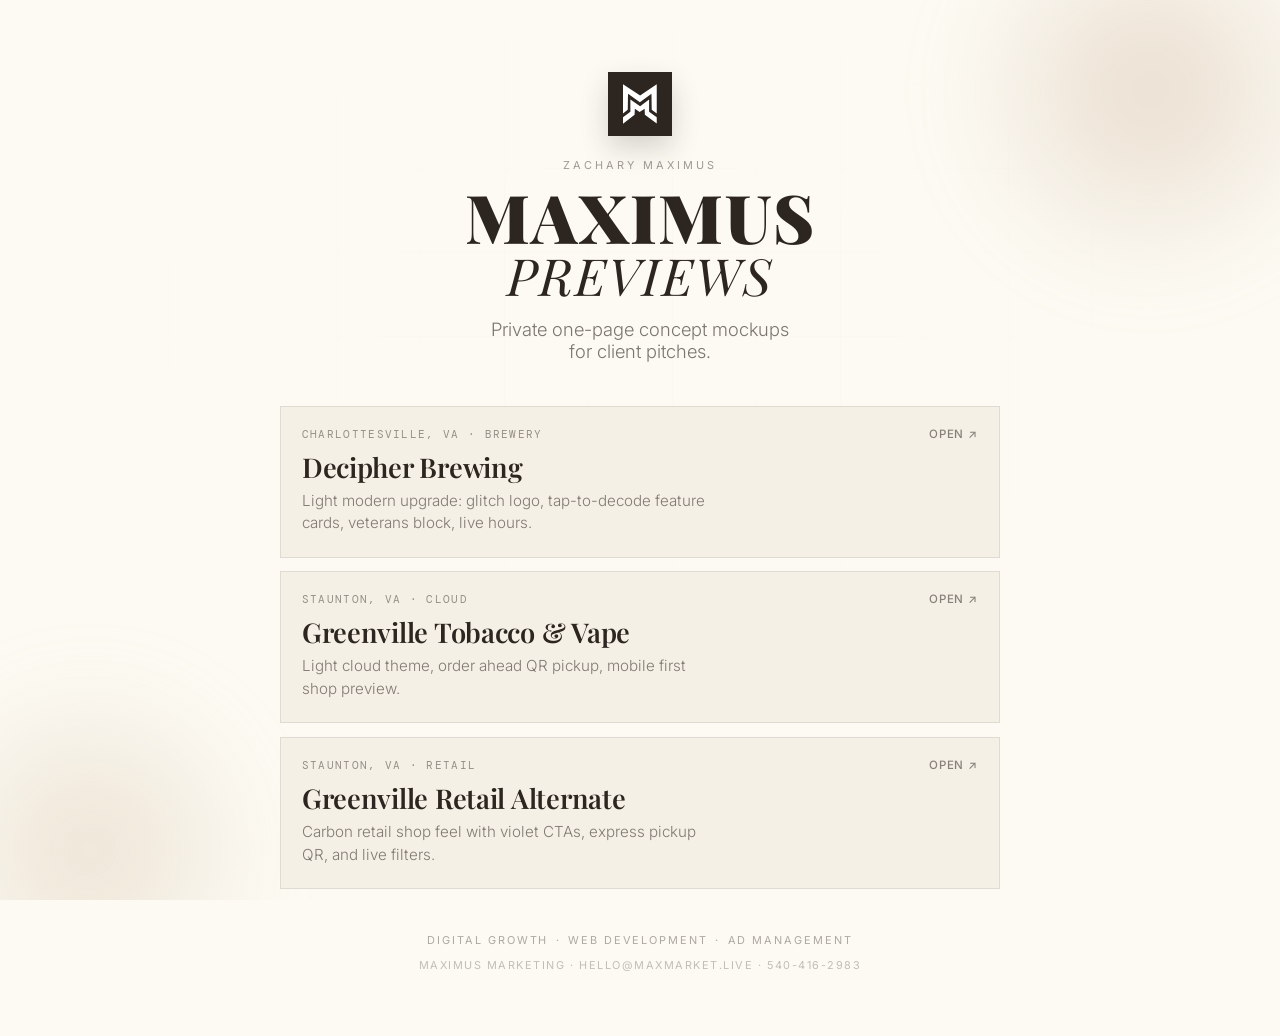
<file: index.html>
<!DOCTYPE html>
<html lang="en">
  <head>
    <meta charset="UTF-8" />
    <meta name="viewport" content="width=device-width, initial-scale=1.0" />
    <meta name="robots" content="noindex, nofollow" />
    <title>Maximus Previews</title>
    <meta name="description" content="Private mockup previews for Maximus Marketing clients." />
    <link rel="icon" type="image/svg+xml" href="assets/favicon.svg" />
    <link rel="preconnect" href="https://fonts.googleapis.com" />
    <link rel="preconnect" href="https://fonts.gstatic.com" crossorigin />
    <link
      href="https://fonts.googleapis.com/css2?family=Playfair+Display:ital,wght@0,400;0,600;0,900;1,400;1,900&family=Inter:wght@200;300;400;500&family=DM+Mono:wght@300;400&display=swap"
      rel="stylesheet"
    />
    <link rel="stylesheet" href="styles/hub.css" />
  </head>
  <body>
    <div class="bg" aria-hidden="true">
      <div class="bg__blob bg__blob--1"></div>
      <div class="bg__blob bg__blob--2"></div>
      <div class="bg__grid"></div>
    </div>

    <main class="wrap">
      <header class="brand">
        <div class="brand__mark" aria-hidden="true">
          <img src="assets/mm-logo.svg" width="42" height="48" alt="" />
        </div>
        <p class="brand__by">Zachary Maximus</p>
        <h1 class="brand__title">
          <span class="brand__title-main">Maximus</span>
          <span class="brand__title-sub">Previews</span>
        </h1>
        <p class="brand__sub">Private one-page concept mockups for client pitches.</p>
      </header>

      <section class="grid" aria-label="Available previews">
        <a class="card" href="previews/decipher-brewing/">
          <div class="card__meta">
            <span class="card__eyebrow">Charlottesville, VA · Brewery</span>
            <span class="card__go">Open <span aria-hidden="true">↗</span></span>
          </div>
          <h2>Decipher Brewing</h2>
          <p>Light modern upgrade: glitch logo, tap-to-decode feature cards, veterans block, live hours.</p>
        </a>
        <a class="card" href="previews/greenville-tobacco-vape/">
          <div class="card__meta">
            <span class="card__eyebrow">Staunton, VA · Cloud</span>
            <span class="card__go">Open <span aria-hidden="true">↗</span></span>
          </div>
          <h2>Greenville Tobacco &amp; Vape</h2>
          <p>Light cloud theme, order ahead QR pickup, mobile first shop preview.</p>
        </a>
        <a class="card" href="previews/greenville-tobacco-vape/industrial/">
          <div class="card__meta">
            <span class="card__eyebrow">Staunton, VA · Retail</span>
            <span class="card__go">Open <span aria-hidden="true">↗</span></span>
          </div>
          <h2>Greenville Retail Alternate</h2>
          <p>Carbon retail shop feel with violet CTAs, express pickup QR, and live filters.</p>
        </a>
      </section>

      <p class="foot">
        <span>Digital Growth</span>
        <span aria-hidden="true">·</span>
        <span>Web Development</span>
        <span aria-hidden="true">·</span>
        <span>Ad Management</span>
      </p>
      <p class="foot foot--soft">Maximus Marketing · hello@maxmarket.live · 540-416-2983</p>
    </main>
  </body>
</html>
</file>
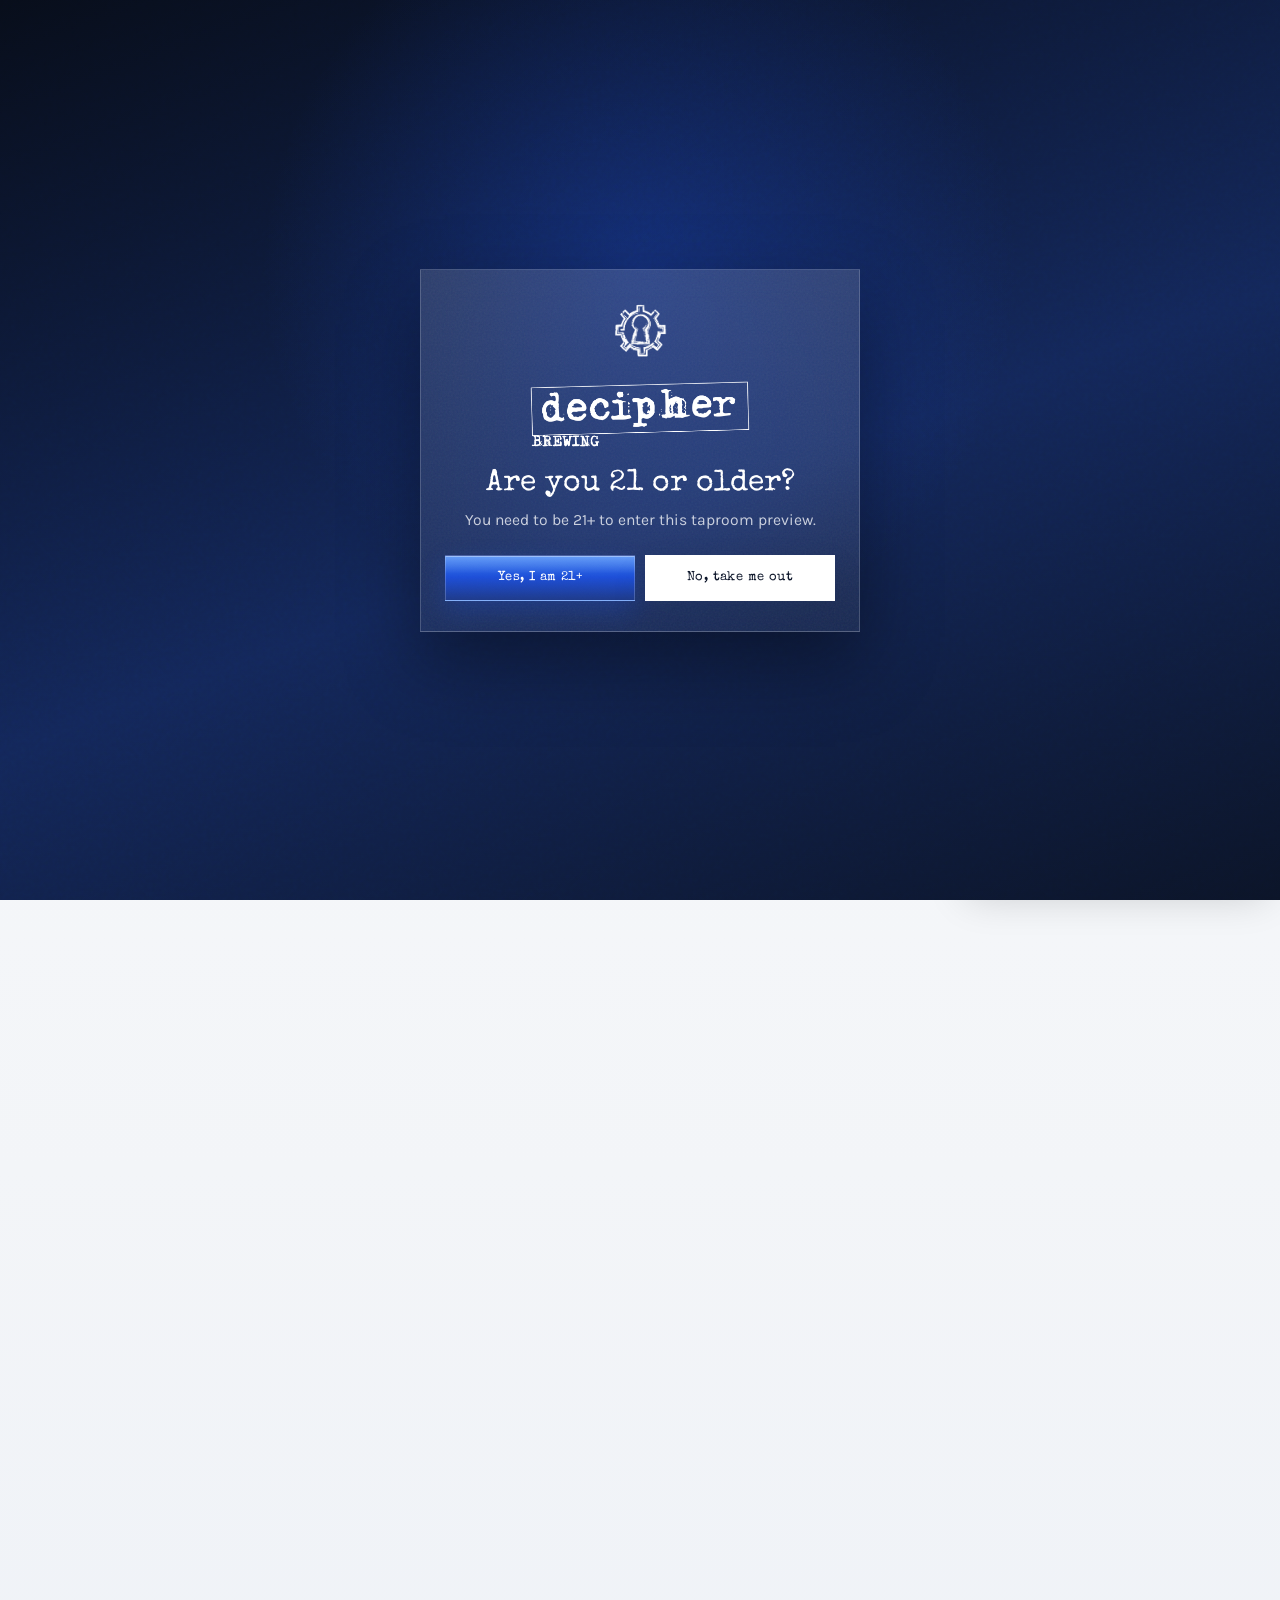
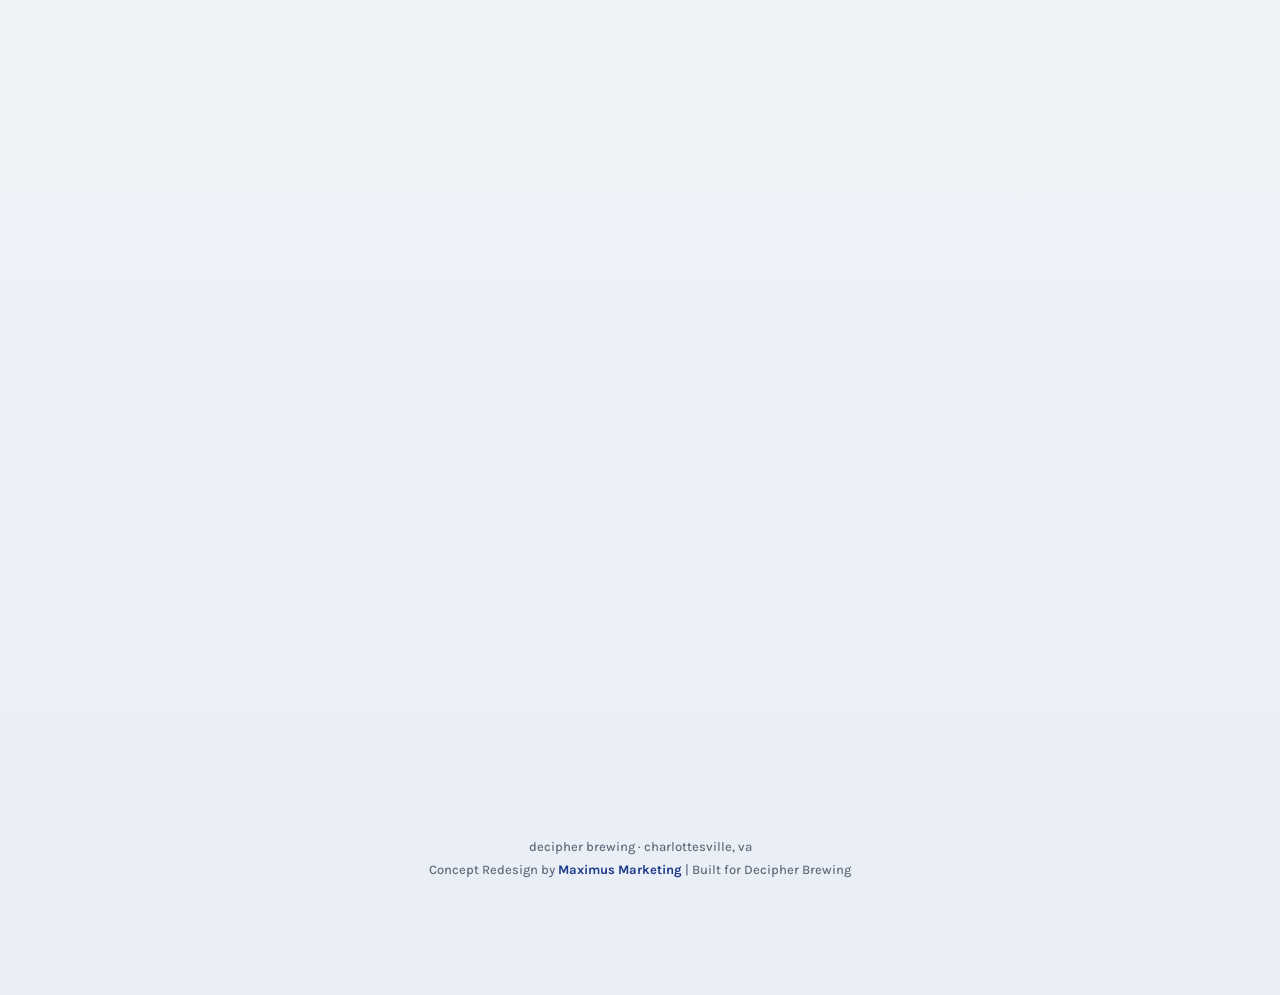
<file: previews/decipher-brewing/index.html>
<!DOCTYPE html>
<html lang="en">
  <head>
    <meta charset="UTF-8" />
    <meta name="viewport" content="width=device-width, initial-scale=1.0" />
    <meta name="robots" content="noindex, nofollow, noarchive, nosnippet" />
    <meta name="theme-color" content="#f4f6f8" />
    <title>Decipher Brewing | Concept Preview</title>
    <meta
      name="description"
      content="Concept redesign preview for Decipher Brewing by Maximus Marketing."
    />
    <link rel="icon" type="image/svg+xml" href="../../assets/favicon.svg" />
    <link rel="preconnect" href="https://fonts.googleapis.com" />
    <link rel="preconnect" href="https://fonts.gstatic.com" crossorigin />
    <link
      href="https://fonts.googleapis.com/css2?family=IBM+Plex+Mono:wght@400;500;600&family=Karla:ital,wght@0,400;0,500;0,600;0,700;1,400&family=Special+Elite&display=swap"
      rel="stylesheet"
    />
    <link rel="stylesheet" href="style.css" />
  </head>
  <body>
    <div id="app"></div>
    <script src="../../shared/preview-lock.js"></script>
    <script src="script.js"></script>
  </body>
</html>
</file>
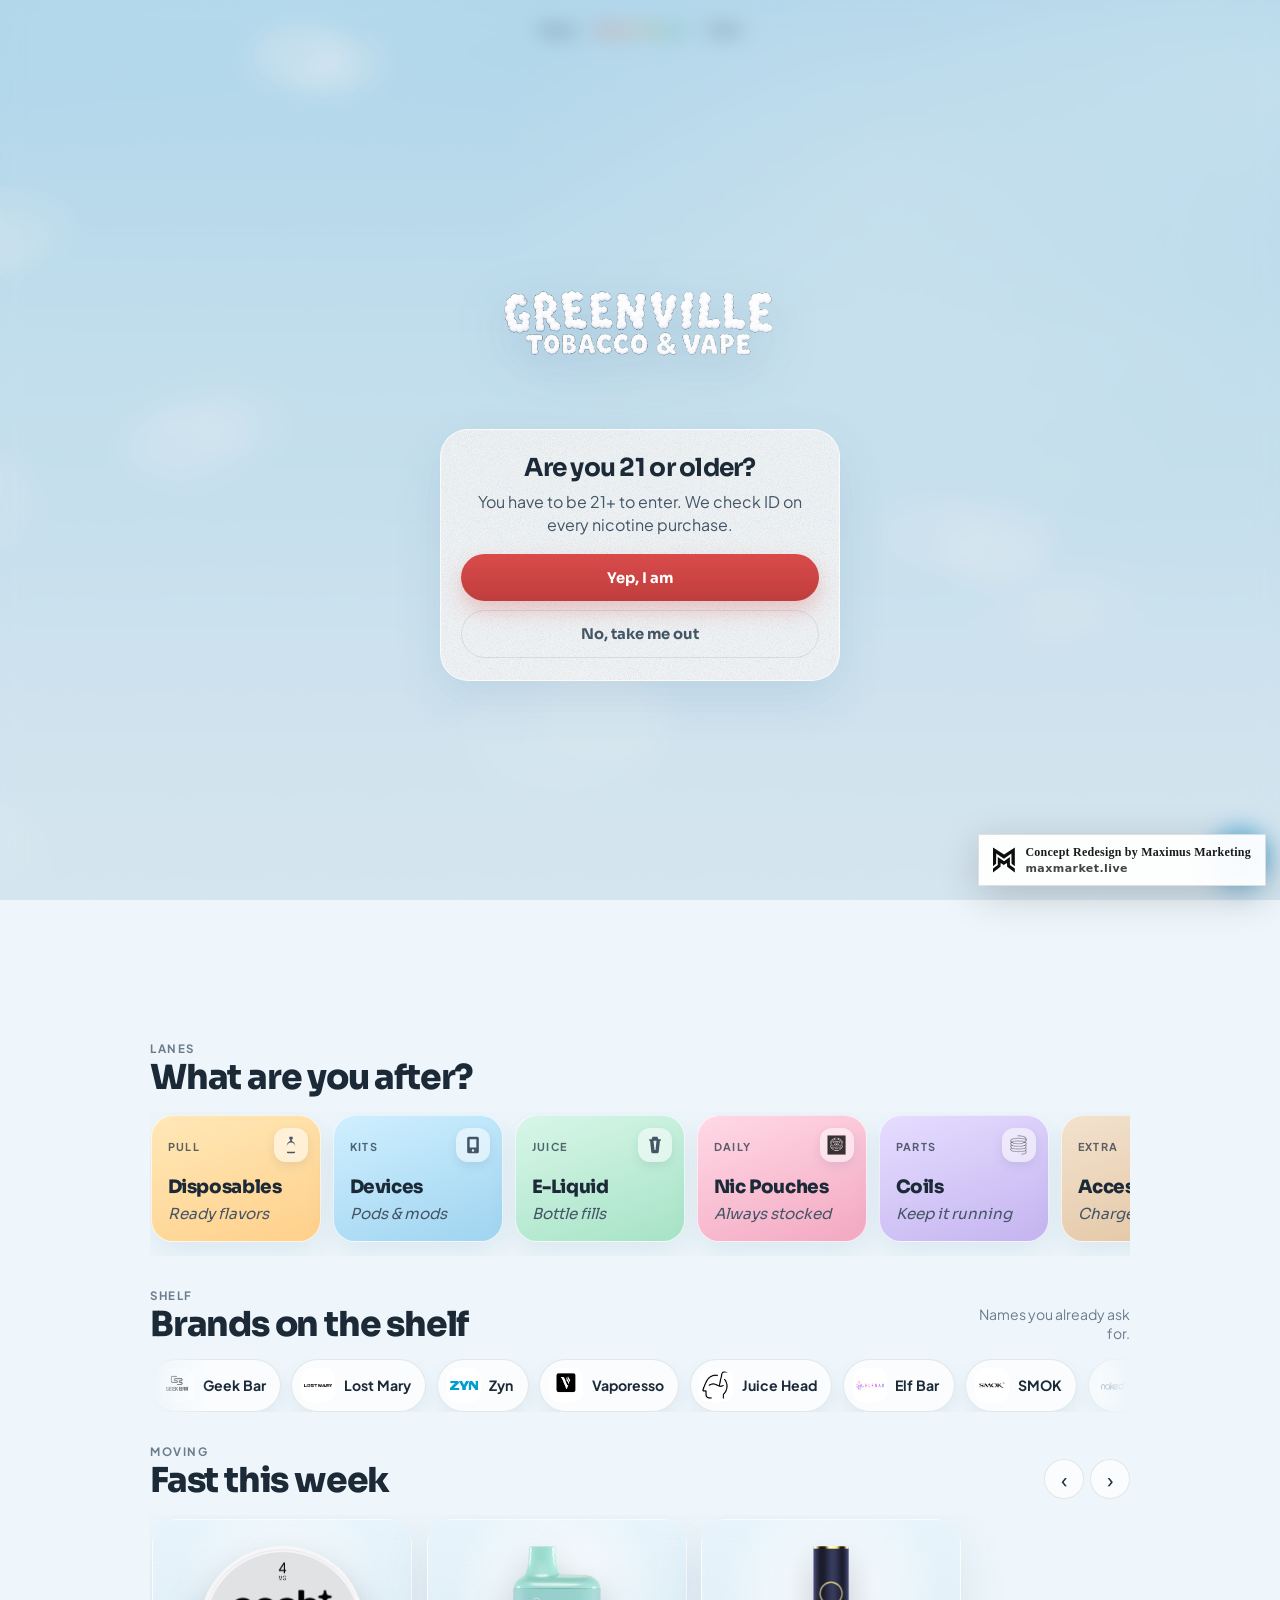
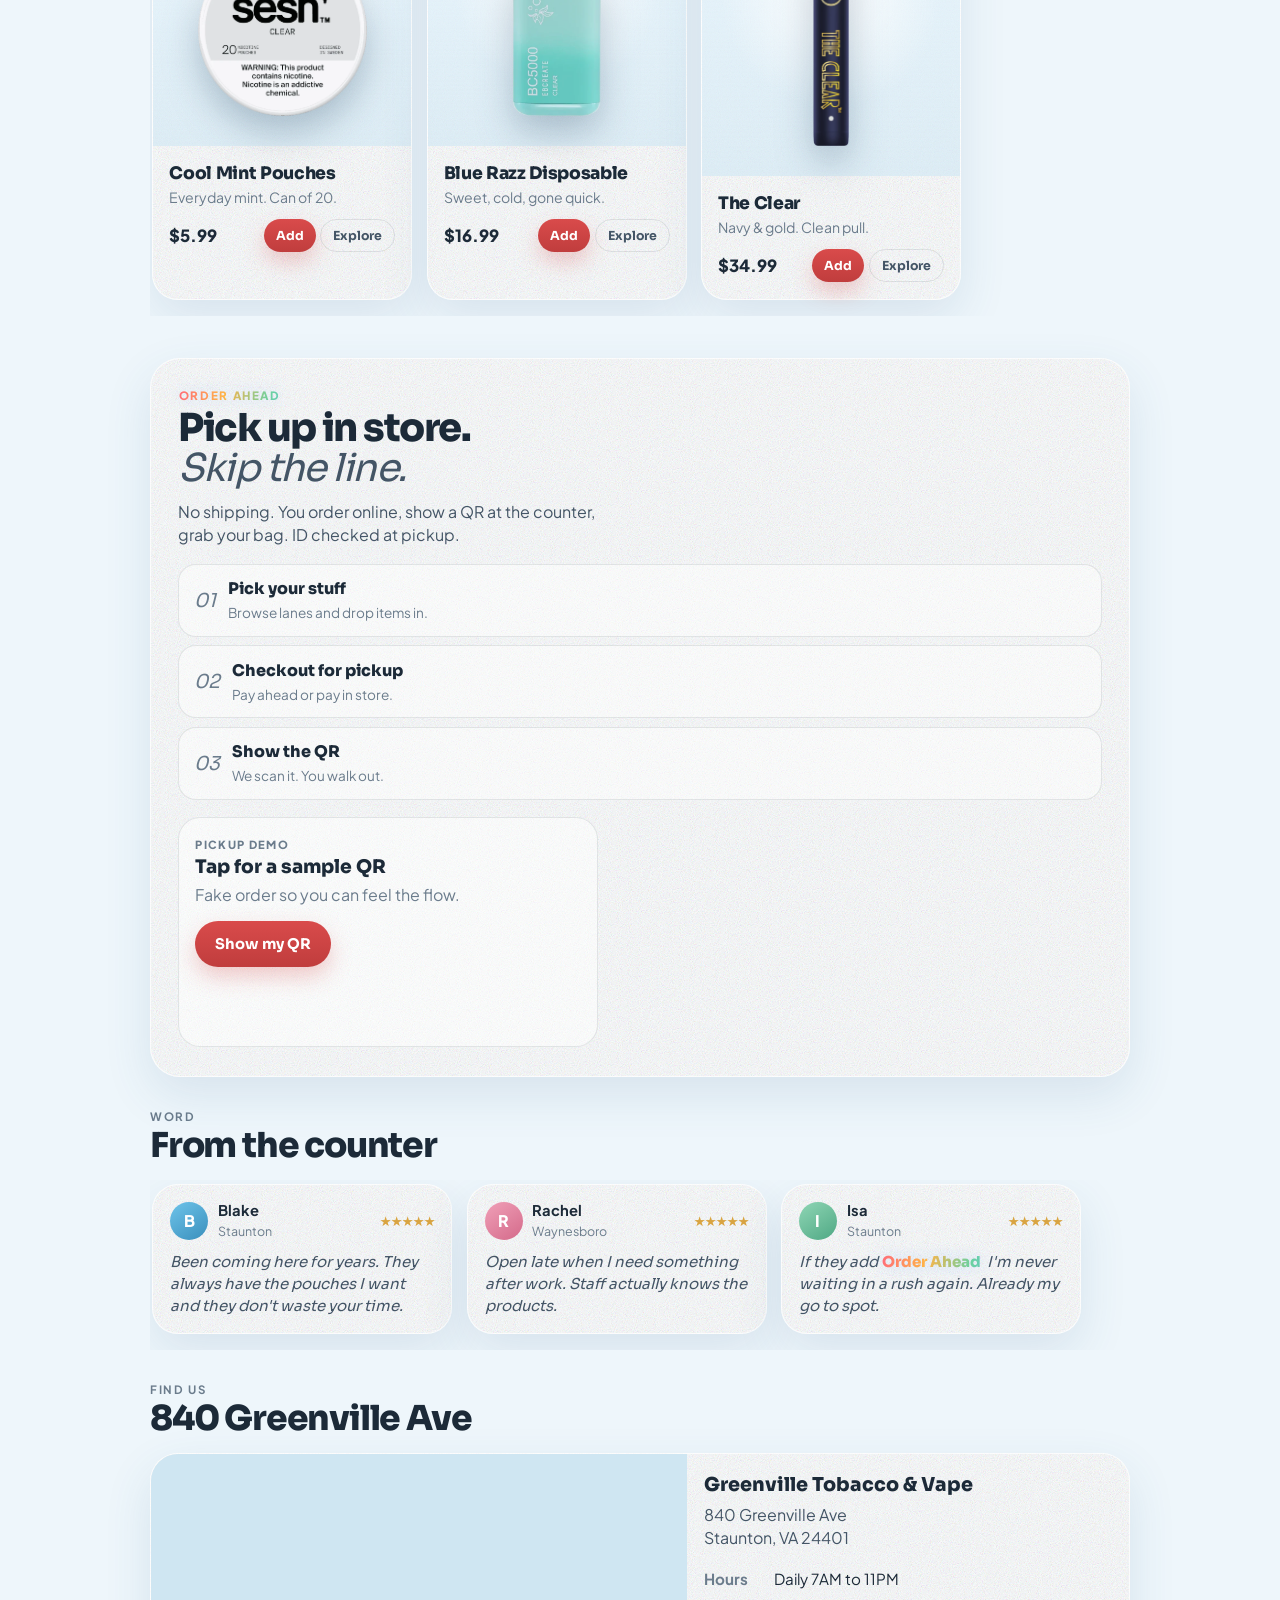
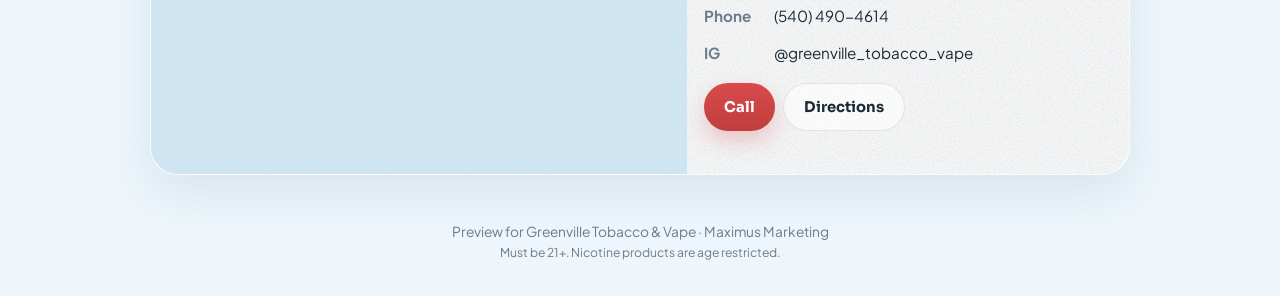
<file: previews/greenville-tobacco-vape/index.html>
<!DOCTYPE html>
<html lang="en">
  <head>
    <meta charset="UTF-8" />
    <meta name="viewport" content="width=device-width, initial-scale=1.0, viewport-fit=cover" />
    <title>Greenville Tobacco &amp; Vape | Staunton</title>
    <meta
      name="description"
      content="Staunton's #1 tobacco and vape spot. Local preview for Greenville Tobacco & Vape."
    />
    <meta name="theme-color" content="#9fd4ef" />
    <link rel="preconnect" href="https://fonts.googleapis.com" />
    <link rel="preconnect" href="https://fonts.gstatic.com" crossorigin />
    <link
      href="https://fonts.googleapis.com/css2?family=Plus+Jakarta+Sans:wght@400;500;600;700;800&family=Sora:wght@500;600;700;800&display=swap"
      rel="stylesheet"
    />
    <link rel="stylesheet" href="css/main.css?v=20260804b" />
  </head>
  <body>
    <div class="sky" aria-hidden="true">
      <canvas id="cloud-canvas" class="sky__canvas"></canvas>
      <div class="sky__haze"></div>
      <div class="sky__noise"></div>
    </div>

    <div class="agegate" id="agegate" role="dialog" aria-modal="true" aria-labelledby="agegate-title">
      <div class="agegate__stack">
        <div class="logo-float logo-float--gate" id="age-logo">
          <img src="assets/logo-cloud.webp" width="360" height="232" alt="Greenville Tobacco &amp; Vape" />
        </div>
        <div class="agegate__panel glass">
          <h1 id="agegate-title">Are you 21 or older?</h1>
          <p>You have to be 21+ to enter. We check ID on every nicotine purchase.</p>
          <div class="agegate__actions">
            <button type="button" class="btn btn--solid" id="age-enter">Yep, I am</button>
            <button type="button" class="btn btn--ghost" id="age-exit">No, take me out</button>
          </div>
        </div>
      </div>
    </div>

    <header class="shopbar" id="shopbar">
      <div class="shopbar__top">
        <a class="shopbar__logo" href="#top" id="shopbar-logo" aria-label="Greenville home">
          <img src="assets/logo-cloud.webp" width="72" height="46" alt="" />
        </a>
        <nav class="shopbar__links" aria-label="Page">
          <a href="#lanes" data-tap>Shop</a>
          <a href="#order-ahead" data-tap><span class="oa">Order Ahead</span></a>
          <a href="#visit" data-tap>Visit</a>
        </nav>
        <div class="shopbar__utils">
          <button type="button" class="shopbar__icon" data-tap="Account preview" aria-label="Account">
            <svg viewBox="0 0 24 24" width="20" height="20" aria-hidden="true"><path fill="currentColor" d="M12 12a4.5 4.5 0 100-9 4.5 4.5 0 000 9zm0 2c-4.4 0-8 2.2-8 5v1h16v-1c0-2.8-3.6-5-8-5z"/></svg>
          </button>
          <button type="button" class="shopbar__icon" data-tap="Help preview" aria-label="Help">
            <svg viewBox="0 0 24 24" width="20" height="20" aria-hidden="true"><path fill="currentColor" d="M12 2a10 10 0 100 20 10 10 0 000-20zm1 15h-2v-2h2v2zm1.1-6.5l-.9.9A2.5 2.5 0 0012 14h-1v-1c0-.6.2-1.1.6-1.5l1.2-1.3c.3-.3.5-.7.5-1.2A1.8 1.8 0 0012 7a1.8 1.8 0 00-1.8 1.8H8.4A3.6 3.6 0 0112 5.2a3.6 3.6 0 013.6 3.6c0 .8-.3 1.5-.9 2.1z"/></svg>
          </button>
          <button type="button" class="shopbar__icon shopbar__cart" data-tap="Cart" aria-label="Cart">
            <svg viewBox="0 0 24 24" width="20" height="20" aria-hidden="true"><path fill="currentColor" d="M7 18a2 2 0 110 4 2 2 0 010-4zm10 0a2 2 0 110 4 2 2 0 010-4zM7.2 14h9.7a1 1 0 00.97-.76L20 6H6.2L5.3 3H2v2h2l3.6 7.6L6.2 15a1 1 0 001 1.4H19v-2H7.4l.8-1.4z"/></svg>
            <span class="shopbar__badge" id="cart-count">0</span>
          </button>
        </div>
      </div>
      <form class="shopbar__search" id="shop-search" role="search" action="#" method="get">
        <label class="visually-hidden" for="search-q">Search</label>
        <input id="search-q" type="search" name="q" placeholder="What are you looking for?" autocomplete="off" />
        <button type="submit" aria-label="Search" data-tap="Search preview">
          <svg viewBox="0 0 24 24" width="18" height="18" aria-hidden="true"><path fill="currentColor" d="M15.5 14h-.8l-.3-.3A6.5 6.5 0 1014 15.5l.3.3v.8l5 5 1.5-1.5-5-5zm-6 0A4.5 4.5 0 119.5 5a4.5 4.5 0 010 9z"/></svg>
        </button>
      </form>
    </header>

    <main id="top">
      <section class="hero" id="hero">
        <div
          class="logo-float logo-float--hero"
          id="hero-logo"
          role="img"
          aria-label="Greenville Tobacco and Vape"
          data-tap="Greenville Tobacco &amp; Vape"
        >
          <img src="assets/logo-cloud.webp" width="420" height="272" alt="Greenville Tobacco &amp; Vape" />
        </div>

        <p class="hours-pill" data-tap="Open daily 7AM to 11PM" id="hours-pill" role="button" tabindex="0">
          Open daily · 7AM to 11PM
        </p>

        <p class="hero__mark" id="slogan">
          <span class="hero__mark-row">
            <span class="word">Staunton's</span>
            <span class="word gold-num" aria-label="number one">
              <span class="gold-num__text"><span class="gold-num__hash">#</span><span class="gold-num__one">1</span></span>
              <span class="gold-num__spark" aria-hidden="true"></span>
            </span>
          </span>
          <span class="hero__mark-sub word">vape spot</span>
        </p>

        <article class="feature glass" id="feature">
          <button type="button" class="feature__art" data-tap="The Clear">
            <img src="assets/products/the-clear.webp" width="180" height="320" alt="The Clear device" />
          </button>
          <div class="feature__copy">
            <p class="eyebrow">Just dropped</p>
            <h1>Need a clean pull?</h1>
            <p>The Clear is on the shelf. Navy, gold, ready to go.</p>
            <div class="feature__ctas">
              <a class="btn btn--solid" href="#bestsellers" data-tap>Shop The Clear</a>
              <a class="btn btn--glass" href="#order-ahead" data-tap><span class="oa">Order Ahead</span></a>
            </div>
          </div>
        </article>

        <div class="promo-duo">
          <a class="promo glass" href="#bestsellers" data-tap="Blue Razz Disposable">
            <img src="assets/products/blue-razz.webp" width="120" height="160" alt="" />
            <span>
              <strong>Blue Razz</strong>
              <em>Disposable hit</em>
            </span>
          </a>
          <a class="promo glass" href="#bestsellers" data-tap="Cool Mint Pouches">
            <img src="assets/products/nicotine-pouches.webp" width="120" height="120" alt="" />
            <span>
              <strong>Cool Mint</strong>
              <em>Can of 20</em>
            </span>
          </a>
        </div>
      </section>

      <section class="block block--lanes reveal" id="lanes">
        <div class="block__intro">
          <p class="eyebrow">Lanes</p>
          <h2>What are you after?</h2>
        </div>
        <div class="lane-rail" role="list">
          <button type="button" class="lane" data-cat="disposables" role="listitem">
            <span class="lane__icon" aria-hidden="true">
              <svg viewBox="0 0 24 24" width="22" height="22"><path fill="currentColor" d="M10 2h4v3h-1v2.1A7 7 0 0117 14v6a2 2 0 01-2 2H9a2 2 0 01-2-2v-6a7 7 0 014-6.9V5h-1V2zm2 7a5 5 0 00-5 5v6h10v-6a5 5 0 00-5-5z"/></svg>
            </span>
            <span class="lane__tag">Pull</span>
            <strong>Disposables</strong>
            <em>Ready flavors</em>
          </button>
          <button type="button" class="lane" data-cat="devices" role="listitem">
            <span class="lane__icon" aria-hidden="true">
              <svg viewBox="0 0 24 24" width="22" height="22"><path fill="currentColor" d="M7 2h10a2 2 0 012 2v16a2 2 0 01-2 2H7a2 2 0 01-2-2V4a2 2 0 012-2zm1 3v10h8V5H8zm4 12a1.5 1.5 0 100 3 1.5 1.5 0 000-3z"/></svg>
            </span>
            <span class="lane__tag">Kits</span>
            <strong>Devices</strong>
            <em>Pods &amp; mods</em>
          </button>
          <button type="button" class="lane" data-cat="eliquid" role="listitem">
            <span class="lane__icon" aria-hidden="true">
              <svg viewBox="0 0 24 24" width="22" height="22"><path fill="currentColor" d="M9 2h6l1 3h3v2h-1.1l-1.4 13.2A2 2 0 0114.5 22h-5a2 2 0 01-2-1.8L6.1 7H5V5h3L9 2zm1.2 5l1.2 11h1.2l1.2-11H10.2z"/></svg>
            </span>
            <span class="lane__tag">Juice</span>
            <strong>E-Liquid</strong>
            <em>Bottle fills</em>
          </button>
          <button type="button" class="lane" data-cat="pouches" role="listitem">
            <span class="lane__icon" aria-hidden="true">
              <img src="assets/icons/nic-pouches.webp" width="22" height="22" alt="" />
            </span>
            <span class="lane__tag">Daily</span>
            <strong>Nic Pouches</strong>
            <em>Always stocked</em>
          </button>
          <button type="button" class="lane" data-cat="coils" role="listitem">
            <span class="lane__icon" aria-hidden="true">
              <img src="assets/icons/coils.webp" width="22" height="22" alt="" />
            </span>
            <span class="lane__tag">Parts</span>
            <strong>Coils</strong>
            <em>Keep it running</em>
          </button>
          <button type="button" class="lane" data-cat="accessories" role="listitem">
            <span class="lane__icon" aria-hidden="true">
              <svg viewBox="0 0 24 24" width="22" height="22"><path fill="currentColor" d="M7 2h10v4H7V2zm-2 6h14l1 3v9a2 2 0 01-2 2H6a2 2 0 01-2-2v-9l1-3zm3 3v2h2v-2H8zm4 0v2h2v-2h-2zm4 0v2h2v-2h-2z"/></svg>
            </span>
            <span class="lane__tag">Extra</span>
            <strong>Accessories</strong>
            <em>Chargers &amp; more</em>
          </button>
        </div>
      </section>

      <section class="block block--brands reveal" id="brands">
        <div class="block__intro block__intro--row">
          <div>
            <p class="eyebrow">Shelf</p>
            <h2>Brands on the shelf</h2>
          </div>
          <p class="block__aside">Names you already ask for.</p>
        </div>
        <div class="marquee" aria-label="Featured brands">
          <div class="marquee__track">
            <button type="button" class="brand-chip" data-tap="Geek Bar">
              <img src="assets/brands/geekbarlogo.webp" alt="" width="48" height="48" />
              <span>Geek Bar</span>
            </button>
            <button type="button" class="brand-chip" data-tap="Lost Mary">
              <img src="assets/brands/lostmary_logo.webp" alt="" width="48" height="48" />
              <span>Lost Mary</span>
            </button>
            <button type="button" class="brand-chip" data-tap="Zyn">
              <img src="assets/brands/ZYN_Logo_1.webp" alt="" width="48" height="48" />
              <span>Zyn</span>
            </button>
            <button type="button" class="brand-chip" data-tap="Vaporesso">
              <img src="assets/brands/vaporesso-logo.webp" alt="" width="48" height="48" />
              <span>Vaporesso</span>
            </button>
            <button type="button" class="brand-chip" data-tap="Juice Head">
              <img src="assets/brands/juicehead.webp" alt="" width="48" height="48" />
              <span>Juice Head</span>
            </button>
            <button type="button" class="brand-chip" data-tap="Elf Bar">
              <img src="assets/brands/elfbar_logo.webp" alt="" width="48" height="48" />
              <span>Elf Bar</span>
            </button>
            <button type="button" class="brand-chip" data-tap="SMOK">
              <img src="assets/brands/smok_logo.webp" alt="" width="48" height="48" />
              <span>SMOK</span>
            </button>
            <button type="button" class="brand-chip" data-tap="Naked 100">
              <img src="assets/brands/nakedlogo.webp" alt="" width="48" height="48" />
              <span>Naked 100</span>
            </button>
            <button type="button" class="brand-chip" data-tap="Geek Bar" aria-hidden="true" tabindex="-1">
              <img src="assets/brands/geekbarlogo.webp" alt="" width="48" height="48" />
              <span>Geek Bar</span>
            </button>
            <button type="button" class="brand-chip" data-tap="Lost Mary" aria-hidden="true" tabindex="-1">
              <img src="assets/brands/lostmary_logo.webp" alt="" width="48" height="48" />
              <span>Lost Mary</span>
            </button>
            <button type="button" class="brand-chip" data-tap="Zyn" aria-hidden="true" tabindex="-1">
              <img src="assets/brands/ZYN_Logo_1.webp" alt="" width="48" height="48" />
              <span>Zyn</span>
            </button>
            <button type="button" class="brand-chip" data-tap="Vaporesso" aria-hidden="true" tabindex="-1">
              <img src="assets/brands/vaporesso-logo.webp" alt="" width="48" height="48" />
              <span>Vaporesso</span>
            </button>
            <button type="button" class="brand-chip" data-tap="Juice Head" aria-hidden="true" tabindex="-1">
              <img src="assets/brands/juicehead.webp" alt="" width="48" height="48" />
              <span>Juice Head</span>
            </button>
            <button type="button" class="brand-chip" data-tap="Elf Bar" aria-hidden="true" tabindex="-1">
              <img src="assets/brands/elfbar_logo.webp" alt="" width="48" height="48" />
              <span>Elf Bar</span>
            </button>
            <button type="button" class="brand-chip" data-tap="SMOK" aria-hidden="true" tabindex="-1">
              <img src="assets/brands/smok_logo.webp" alt="" width="48" height="48" />
              <span>SMOK</span>
            </button>
            <button type="button" class="brand-chip" data-tap="Naked 100" aria-hidden="true" tabindex="-1">
              <img src="assets/brands/nakedlogo.webp" alt="" width="48" height="48" />
              <span>Naked 100</span>
            </button>
          </div>
        </div>
      </section>

      <section class="block block--products reveal" id="bestsellers">
        <div class="block__intro block__intro--row">
          <div>
            <p class="eyebrow">Moving</p>
            <h2>Fast this week</h2>
          </div>
          <div class="rail-nav" aria-hidden="false">
            <button type="button" class="rail-nav__btn" id="prod-prev" aria-label="Previous products">‹</button>
            <button type="button" class="rail-nav__btn" id="prod-next" aria-label="Next products">›</button>
          </div>
        </div>
        <div class="product-rail" id="product-rail" tabindex="0" aria-label="Best sellers">
          <article class="product glass">
            <button type="button" class="product__media" data-tap="Cool Mint Pouches">
              <img src="assets/products/nicotine-pouches.webp" alt="Cool Mint nicotine pouches" width="220" height="220" />
            </button>
            <div class="product__body">
              <h3>Cool Mint Pouches</h3>
              <p>Everyday mint. Can of 20.</p>
              <div class="product__row">
                <span class="product__price">$5.99</span>
                <div class="product__actions">
                  <button type="button" class="btn btn--mini btn--solid" data-add-cart>Add</button>
                  <button type="button" class="btn btn--mini btn--ghost" data-tap="Explore opens in the full build">Explore</button>
                </div>
              </div>
            </div>
          </article>
          <article class="product glass">
            <button type="button" class="product__media" data-tap="Blue Razz Disposable">
              <img src="assets/products/blue-razz.webp" alt="Blue Razz disposable vape" width="220" height="220" />
            </button>
            <div class="product__body">
              <h3>Blue Razz Disposable</h3>
              <p>Sweet, cold, gone quick.</p>
              <div class="product__row">
                <span class="product__price">$16.99</span>
                <div class="product__actions">
                  <button type="button" class="btn btn--mini btn--solid" data-add-cart>Add</button>
                  <button type="button" class="btn btn--mini btn--ghost" data-tap="Explore opens in the full build">Explore</button>
                </div>
              </div>
            </div>
          </article>
          <article class="product glass">
            <button type="button" class="product__media product__media--tall" data-tap="The Clear">
              <img src="assets/products/the-clear.webp" alt="The Clear device" width="160" height="280" />
            </button>
            <div class="product__body">
              <h3>The Clear</h3>
              <p>Navy &amp; gold. Clean pull.</p>
              <div class="product__row">
                <span class="product__price">$34.99</span>
                <div class="product__actions">
                  <button type="button" class="btn btn--mini btn--solid" data-add-cart>Add</button>
                  <button type="button" class="btn btn--mini btn--ghost" data-tap="Explore opens in the full build">Explore</button>
                </div>
              </div>
            </div>
          </article>
        </div>
      </section>

      <section class="block block--order reveal" id="order-ahead">
        <div class="order-panel glass">
          <p class="eyebrow"><span class="oa">Order Ahead</span></p>
          <h2>Pick up in store.<br /><em>Skip the line.</em></h2>
          <p class="order-panel__lead">
            No shipping. You order online, show a QR at the counter, grab your bag. ID checked at pickup.
          </p>

          <ol class="steps">
            <li>
              <button type="button" class="steps__hit" data-tap="Step 1: pick your stuff">
                <span class="steps__num">01</span>
                <span>
                  <strong>Pick your stuff</strong>
                  <small>Browse lanes and drop items in.</small>
                </span>
              </button>
            </li>
            <li>
              <button type="button" class="steps__hit" data-tap="Step 2: checkout for pickup">
                <span class="steps__num">02</span>
                <span>
                  <strong>Checkout for pickup</strong>
                  <small>Pay ahead or pay in store.</small>
                </span>
              </button>
            </li>
            <li>
              <button type="button" class="steps__hit" data-tap="Step 3: show the QR">
                <span class="steps__num">03</span>
                <span>
                  <strong>Show the QR</strong>
                  <small>We scan it. You walk out.</small>
                </span>
              </button>
            </li>
          </ol>

          <div class="qr-demo" id="qr-demo">
            <div class="qr-demo__front">
              <p class="qr-demo__label">Pickup demo</p>
              <h3>Tap for a sample QR</h3>
              <p>Fake order so you can feel the flow.</p>
              <button type="button" class="btn btn--solid" id="qr-flip">Show my QR</button>
            </div>
            <div class="qr-demo__back" hidden>
              <p class="qr-demo__label">Order GTV-4821</p>
              <div class="qr-code" id="qr-code" aria-hidden="true"></div>
              <p class="qr-demo__meta">Cool Mint + Blue Razz · Ready</p>
              <p class="qr-demo__note">Staff scans this. You show ID. Done.</p>
              <button type="button" class="btn btn--glass" id="qr-reset">Flip back</button>
            </div>
          </div>
        </div>
      </section>

      <section class="block block--reviews reveal" id="reviews">
        <div class="block__intro">
          <p class="eyebrow">Word</p>
          <h2>From the counter</h2>
        </div>
        <div class="review-rail" aria-label="Reviews">
          <button type="button" class="review glass" data-tap="Blake · Staunton">
            <div class="review__top">
              <span class="review__avatar" aria-hidden="true">B</span>
              <span>
                <strong>Blake</strong>
                <small>Staunton</small>
              </span>
              <span class="review__stars" aria-label="5 stars">★★★★★</span>
            </div>
            <p>Been coming here for years. They always have the pouches I want and they don't waste your time.</p>
          </button>
          <button type="button" class="review glass" data-tap="Rachel · Waynesboro">
            <div class="review__top">
              <span class="review__avatar review__avatar--b" aria-hidden="true">R</span>
              <span>
                <strong>Rachel</strong>
                <small>Waynesboro</small>
              </span>
              <span class="review__stars" aria-label="5 stars">★★★★★</span>
            </div>
            <p>Open late when I need something after work. Staff actually knows the products.</p>
          </button>
          <button type="button" class="review glass" data-tap="Isa · Staunton">
            <div class="review__top">
              <span class="review__avatar review__avatar--c" aria-hidden="true">I</span>
              <span>
                <strong>Isa</strong>
                <small>Staunton</small>
              </span>
              <span class="review__stars" aria-label="5 stars">★★★★★</span>
            </div>
            <p>If they add <span class="oa">Order Ahead</span> I'm never waiting in a rush again. Already my go to spot.</p>
          </button>
        </div>
      </section>

      <section class="block block--visit reveal" id="visit">
        <div class="block__intro">
          <p class="eyebrow">Find us</p>
          <h2>840 Greenville Ave</h2>
        </div>
        <div class="visit glass">
          <div class="visit__map">
            <iframe
              title="Greenville Tobacco and Vape on Google Maps"
              loading="lazy"
              referrerpolicy="no-referrer-when-downgrade"
              src="https://maps.google.com/maps?q=840%20Greenville%20Ave%2C%20Staunton%2C%20VA%2024401&z=16&output=embed"
              allowfullscreen
            ></iframe>
          </div>
          <div class="visit__info">
            <h3>Greenville Tobacco &amp; Vape</h3>
            <p>840 Greenville Ave<br />Staunton, VA 24401</p>
            <ul>
              <li>
                <button type="button" data-tap="Open daily 7AM to 11PM">
                  <span>Hours</span> Daily 7AM to 11PM
                </button>
              </li>
              <li>
                <a href="tel:+15404904614" data-tap="Calling shop"><span>Phone</span> (540) 490-4614</a>
              </li>
              <li>
                <a
                  href="https://www.instagram.com/greenville_tobacco_vape/"
                  target="_blank"
                  rel="noopener noreferrer"
                  data-tap="Instagram"
                  ><span>IG</span> @greenville_tobacco_vape</a
                >
              </li>
            </ul>
            <div class="visit__actions">
              <a class="btn btn--solid" href="tel:+15404904614" data-tap>Call</a>
              <a
                class="btn btn--glass"
                href="https://maps.google.com/?q=840+Greenville+Ave,+Staunton,+VA+24401"
                target="_blank"
                rel="noopener noreferrer"
                data-tap
                >Directions</a
              >
            </div>
          </div>
        </div>
      </section>
    </main>

    <footer class="site-foot">
      <p>Preview for Greenville Tobacco &amp; Vape · Maximus Marketing</p>
      <p class="site-foot__fine">Must be 21+. Nicotine products are age restricted.</p>
    </footer>

    <nav class="dock glass" id="dock" aria-label="Quick actions">
      <a class="dock__btn" href="tel:+15404904614" data-tap="Call">
        <span class="dock__icon" aria-hidden="true">
          <svg viewBox="0 0 24 24" width="18" height="18"><path fill="currentColor" d="M6.6 10.8a15.5 15.5 0 006.6 6.6l2.2-2.2a1 1 0 011-.24c1.1.36 2.3.56 3.5.56a1 1 0 011 1V20a1 1 0 01-1 1C10.4 21 3 13.6 3 4a1 1 0 011-1h3.5a1 1 0 011 1c0 1.2.2 2.4.56 3.5a1 1 0 01-.25 1L6.6 10.8z"/></svg>
        </span>
        Call
      </a>
      <a
        class="dock__btn"
        href="https://maps.google.com/?q=840+Greenville+Ave,+Staunton,+VA+24401"
        target="_blank"
        rel="noopener noreferrer"
        data-tap="Directions"
      >
        <span class="dock__icon" aria-hidden="true">
          <svg viewBox="0 0 24 24" width="18" height="18"><path fill="currentColor" d="M12 2a7 7 0 00-7 7c0 5.25 7 13 7 13s7-7.75 7-13a7 7 0 00-7-7zm0 9.5A2.5 2.5 0 1112 6a2.5 2.5 0 010 5.5z"/></svg>
        </span>
        Directions
      </a>
      <a class="dock__btn dock__btn--main" href="#order-ahead" data-tap="Order Ahead">
        <span class="oa">Order Ahead</span>
      </a>
    </nav>

    <div class="sheet" id="sheet" hidden>
      <div class="sheet__backdrop" data-close-sheet></div>
      <div class="sheet__panel glass" role="dialog" aria-modal="true" aria-labelledby="sheet-title" tabindex="-1">
        <div class="sheet__handle" aria-hidden="true"></div>
        <h3 id="sheet-title">Lane</h3>
        <p id="sheet-body">Details</p>
        <button type="button" class="btn btn--solid sheet__cta" data-close-sheet>
          Got it. <span class="oa">Order Ahead</span> soon
        </button>
        <button type="button" class="sheet__x" data-close-sheet aria-label="Close">×</button>
      </div>
    </div>

    <div class="toast" id="toast" role="status" aria-live="polite" hidden></div>

    <button type="button" class="help-fab" id="help-fab" aria-label="Support chat" aria-expanded="false" aria-controls="help-panel">
      <span class="help-fab__pulse" aria-hidden="true"></span>
      <svg viewBox="0 0 24 24" width="22" height="22" aria-hidden="true"><path fill="currentColor" d="M4 4h16a2 2 0 012 2v9a2 2 0 01-2 2H9l-5 4v-4H4a2 2 0 01-2-2V6a2 2 0 012-2zm3 5v2h10V9H7zm0 4v2h7v-2H7z"/></svg>
    </button>

    <div class="help-panel glass" id="help-panel" hidden role="dialog" aria-label="Support chat">
      <div class="help-panel__head">
        <strong>Support</strong>
        <button type="button" class="help-panel__x" id="help-close" aria-label="Close chat">×</button>
      </div>
      <div class="help-panel__msgs">
        <p class="help-bubble">hey blake, hey rachael, hey isa lol!</p>
      </div>
      <p class="help-panel__note">Preview chat. Real support comes in the full build.</p>
    </div>

    <script src="js/main.js?v=20260804b"></script>
  </body>
</html>
</file>
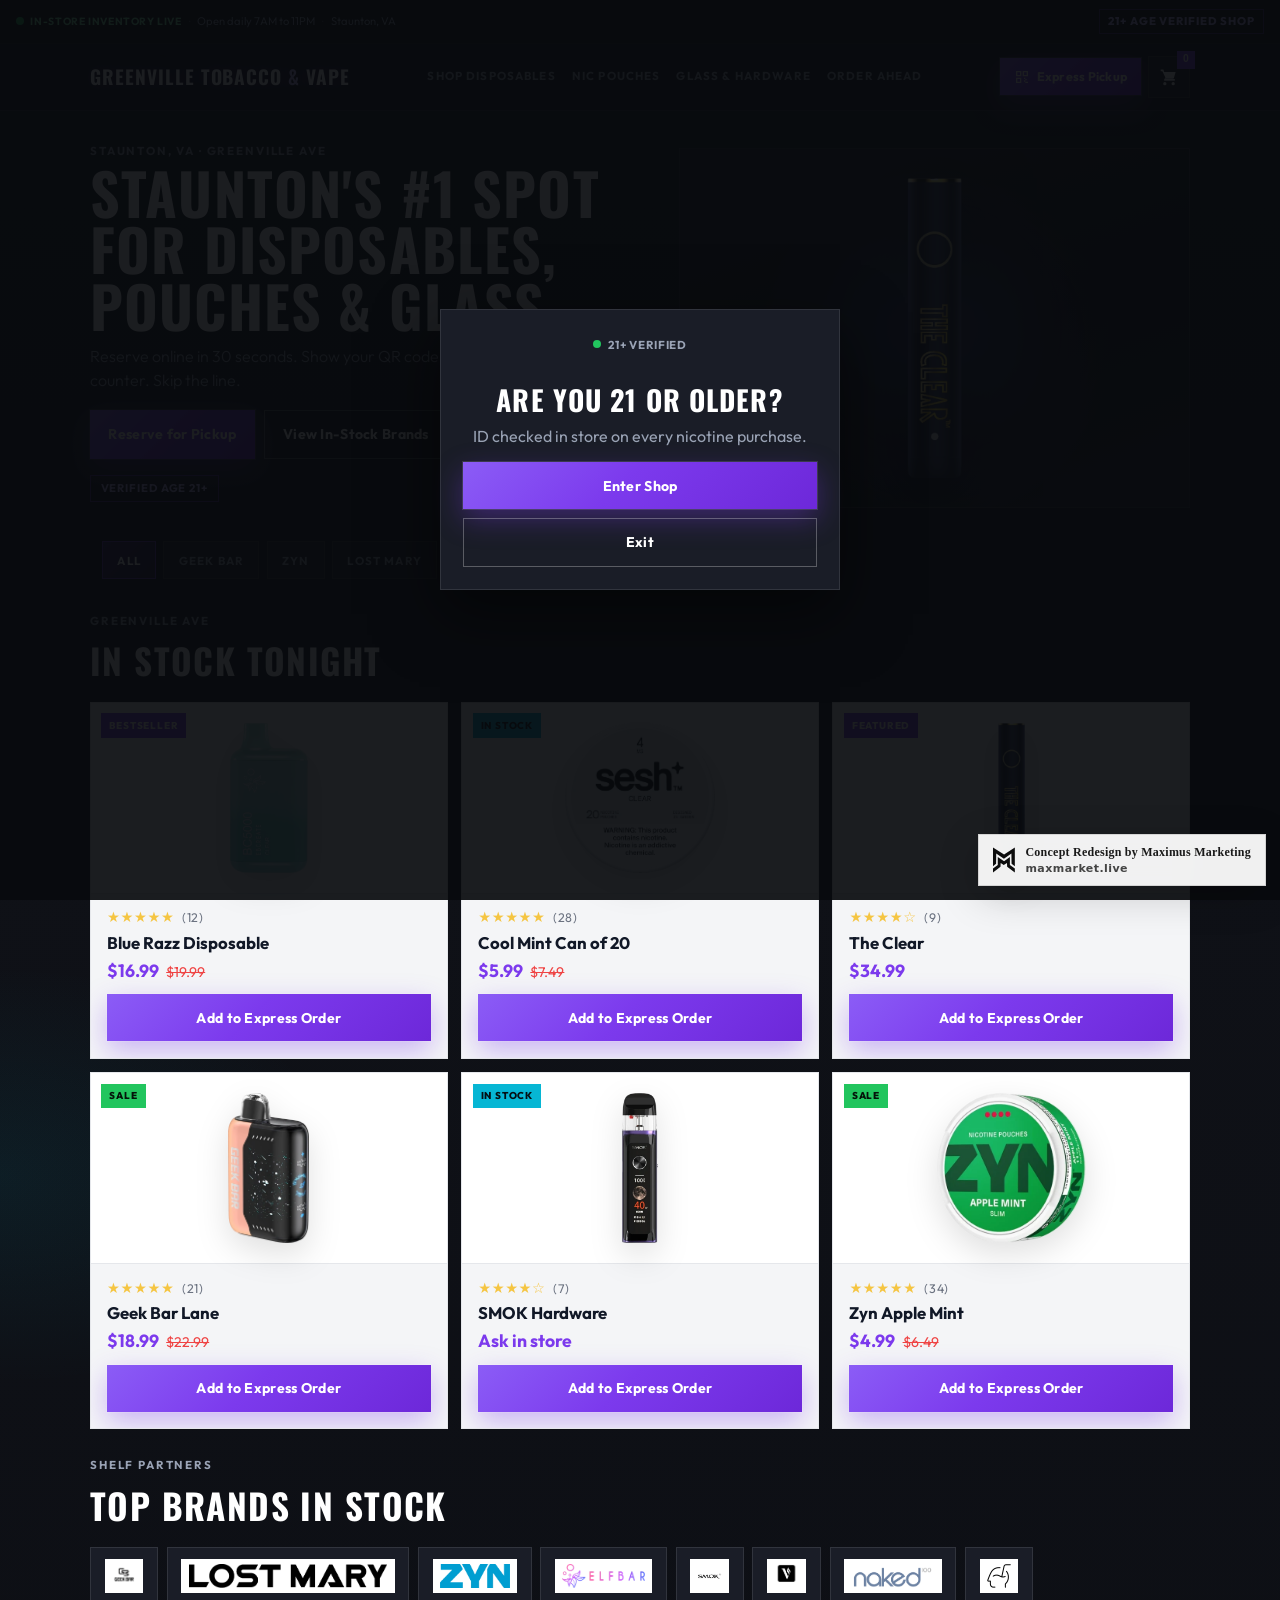
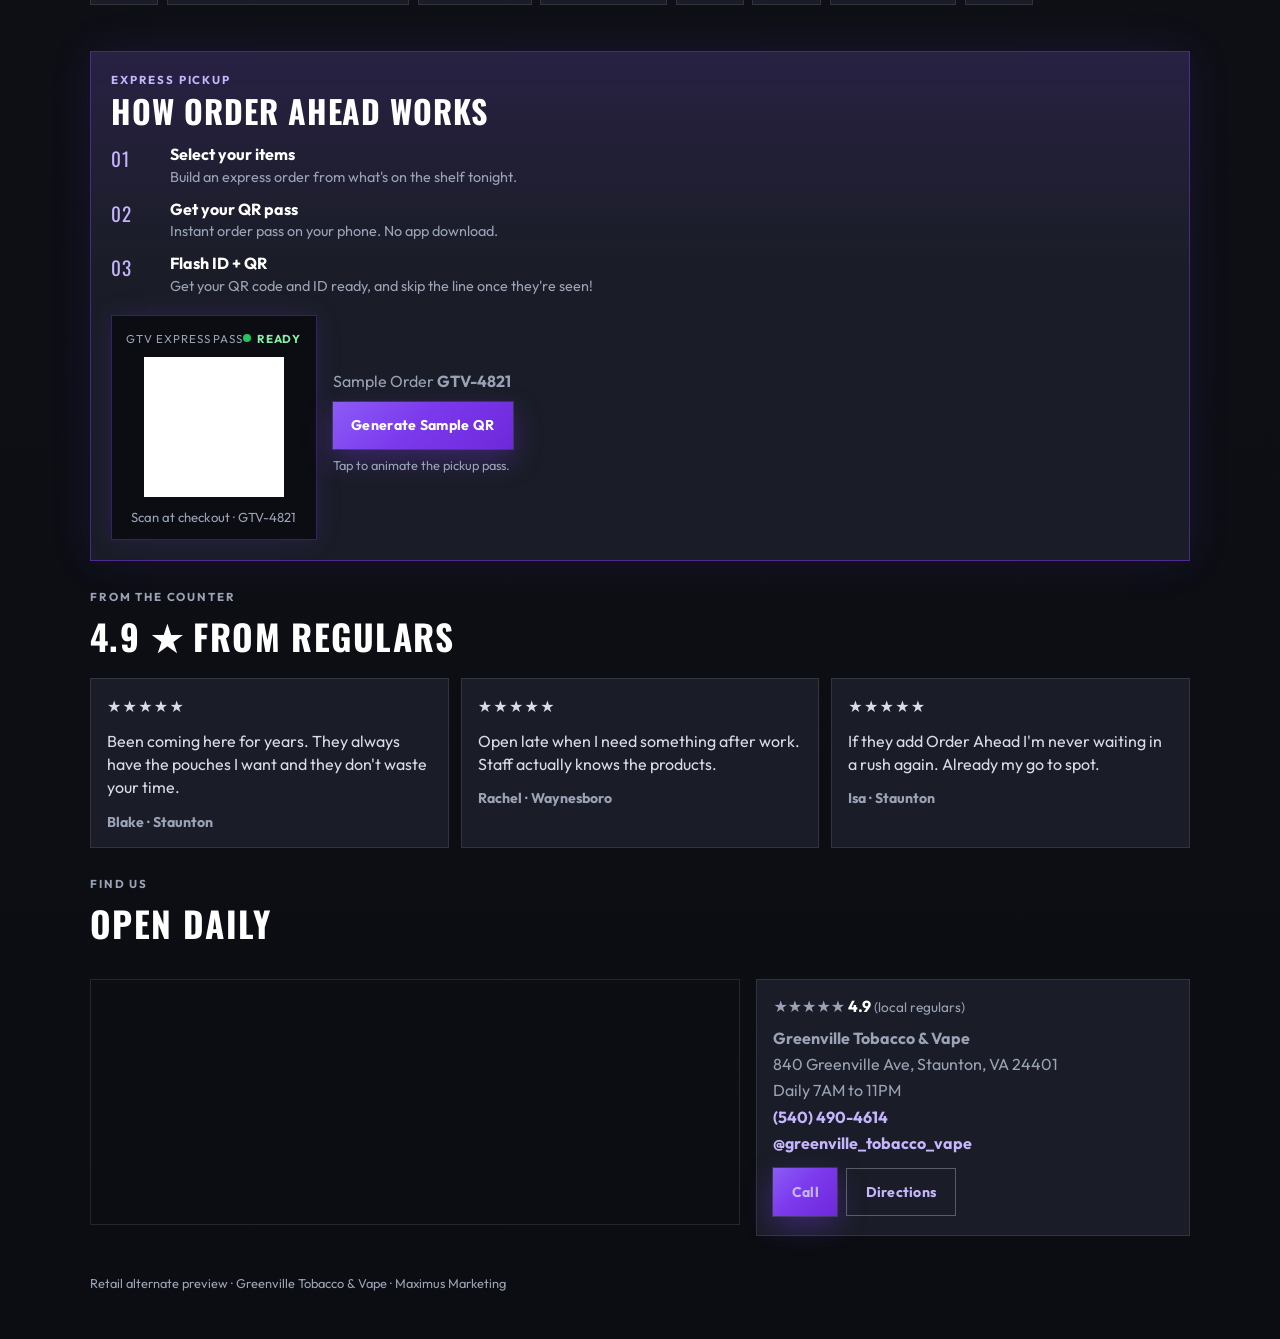
<file: previews/greenville-tobacco-vape/industrial/index.html>
<!DOCTYPE html>
<html lang="en">
  <head>
    <meta charset="UTF-8" />
    <meta name="viewport" content="width=device-width, initial-scale=1.0, viewport-fit=cover" />
    <title>Greenville Tobacco &amp; Vape | Retail Preview</title>
    <meta name="description" content="Staunton's #1 spot for disposables, pouches & glass. Express pickup on Greenville Ave." />
    <meta name="theme-color" content="#0f1117" />
    <link rel="preconnect" href="https://fonts.googleapis.com" />
    <link rel="preconnect" href="https://fonts.gstatic.com" crossorigin />
    <link
      href="https://fonts.googleapis.com/css2?family=Oswald:wght@500;600;700&family=Outfit:wght@300;400;500;600;700&display=swap"
      rel="stylesheet"
    />
    <link rel="stylesheet" href="css/main.css?v=4" />
  </head>
  <body>
    <div class="agegate" id="agegate" role="dialog" aria-modal="true" aria-labelledby="age-title">
      <div class="agegate__card reveal-pop">
        <p class="live-pill"><span class="live-pill__dot"></span> 21+ Verified</p>
        <h1 id="age-title">Are you 21 or older?</h1>
        <p>ID checked in store on every nicotine purchase.</p>
        <div class="agegate__actions">
          <button type="button" class="btn btn--accent" id="age-enter">Enter Shop</button>
          <button type="button" class="btn btn--ghost" id="age-exit">Exit</button>
        </div>
      </div>
    </div>

    <div class="util-bar">
      <p class="util-bar__left">
        <span class="live-pill live-pill--sm"><span class="live-pill__dot"></span> In-store inventory live</span>
        <span class="util-bar__sep">·</span>
        <span>Open daily 7AM to 11PM</span>
        <span class="util-bar__sep">·</span>
        <span>Staunton, VA</span>
      </p>
      <span class="util-bar__badge">21+ Age Verified Shop</span>
    </div>

    <header class="site-head" id="site-head">
      <div class="site-head__row">
        <button type="button" class="nav-toggle" id="nav-toggle" aria-expanded="false" aria-controls="mobile-nav" aria-label="Open menu">
          <span></span><span></span><span></span>
        </button>
        <a class="logo" href="#top">
          Greenville Tobacco <span>&amp;</span> Vape
        </a>
        <nav class="site-head__nav" aria-label="Primary">
          <a href="#grid">Shop Disposables</a>
          <a href="#grid" data-filter-jump="zyn">Nic Pouches</a>
          <a href="#grid" data-filter-jump="hardware">Glass &amp; Hardware</a>
          <a href="#order">Order Ahead</a>
        </nav>
        <div class="site-head__actions">
          <a class="btn btn--accent btn--sm express-btn" href="#order">
            <svg viewBox="0 0 24 24" width="16" height="16" aria-hidden="true"><path fill="currentColor" d="M3 3h8v8H3V3zm2 2v4h4V5H5zm8-2h8v8h-8V3zm2 2v4h4V5h-4zM3 13h8v8H3v-8zm2 2v4h4v-4H5zm13-2h-3v2h2v2h-2v2h2v-2h2v-2h-2v-2zm-1 6h4v2h-4v-2z"/></svg>
            Express Pickup
          </a>
          <button type="button" class="cart-btn" id="cart-wrap" aria-label="Cart">
            <svg viewBox="0 0 24 24" width="20" height="20" aria-hidden="true"><path fill="currentColor" d="M7 18a2 2 0 110 4 2 2 0 010-4zm10 0a2 2 0 110 4 2 2 0 010-4zM7.2 14h9.7a1 1 0 00.97-.76L20 6H6.2L5.3 3H2v2h2l3.6 7.6L6.2 15a1 1 0 001 1.4H19v-2H7.4l.8-1.4z"/></svg>
            <span class="cart-btn__badge" id="cart-count">0</span>
          </button>
        </div>
      </div>
      <nav class="mobile-nav" id="mobile-nav" hidden>
        <a href="#grid">
          <svg viewBox="0 0 24 24" width="18" height="18" aria-hidden="true">
            <path
              fill="currentColor"
              d="M16 6V5a4 4 0 00-8 0v1H4v14a2 2 0 002 2h12a2 2 0 002-2V6h-4zM10 5a2 2 0 014 0v1h-4V5zm8 15H6V8h12v12z"
            />
          </svg>
          Shop Disposables
        </a>
        <a href="#grid" data-filter-jump="zyn">
          <svg viewBox="0 0 24 24" width="18" height="18" aria-hidden="true">
            <circle cx="12" cy="12" r="8.4" fill="none" stroke="currentColor" stroke-width="1.7" />
            <circle cx="12" cy="12" r="5.7" fill="none" stroke="currentColor" stroke-width="1.3" />
            <path
              fill="currentColor"
              d="M9.1 8.2h1.55l2.05 4.35V8.2H14.9v7.6h-1.55l-2.05-4.35v4.35H9.1V8.2z"
            />
          </svg>
          Nic Pouches
        </a>
        <a href="#grid" data-filter-jump="hardware">
          <svg viewBox="0 0 24 24" width="18" height="18" aria-hidden="true"><path fill="currentColor" d="M9 2h6v3H9V2zm-2 5h10l1 3v10a2 2 0 01-2 2H8a2 2 0 01-2-2V10l1-3zm3 4v2h2v-2H10zm4 0v2h2v-2h-2z"/></svg>
          Glass &amp; Hardware
        </a>
        <a href="#order">
          <svg viewBox="0 0 24 24" width="18" height="18" aria-hidden="true"><path fill="currentColor" d="M3 3h8v8H3V3zm2 2v4h4V5H5zm8-2h8v8h-8V3zm2 2v4h4V5h-4zM3 13h8v8H3v-8zm2 2v4h4v-4H5zm13-2h-3v2h2v2h-2v2h2v-2h2v-2h-2v-2zm-1 6h4v2h-4v-2z"/></svg>
          Order Ahead
        </a>
        <a href="#find">
          <svg viewBox="0 0 24 24" width="18" height="18" aria-hidden="true"><path fill="currentColor" d="M12 2a7 7 0 00-7 7c0 5.25 7 13 7 13s7-7.75 7-13a7 7 0 00-7-7zm0 9.5A2.5 2.5 0 1112 6a2.5 2.5 0 010 5.5z"/></svg>
          Find Us
        </a>
      </nav>
    </header>

    <main id="top">
      <section class="hero">
        <div class="hero__copy reveal">
          <p class="eyebrow">Staunton, VA · Greenville Ave</p>
          <h1>Staunton's #1 spot for disposables, pouches &amp; glass</h1>
          <p class="hero__lead">
            Reserve online in 30 seconds. Show your QR code at the counter. Skip the line.
          </p>
          <div class="hero__ctas">
            <a class="btn btn--accent" href="#order">Reserve for Pickup</a>
            <a class="btn btn--ghost" href="#brands">View In-Stock Brands</a>
          </div>
          <p class="badge badge--outline">Verified Age 21+</p>
        </div>
        <div class="hero__stage reveal" aria-hidden="true">
          <div class="hero__glow"></div>
          <img class="hero__float" src="assets/products/the-clear.webp" alt="" width="220" height="360" />
        </div>
      </section>

      <section class="cats reveal" aria-label="Quick filters">
        <div class="cats__track" id="cat-track" role="tablist">
          <button type="button" class="cat is-on" data-filter="all" role="tab" aria-selected="true">All</button>
          <button type="button" class="cat" data-filter="geekbar" role="tab">Geek Bar</button>
          <button type="button" class="cat" data-filter="zyn" role="tab">Zyn</button>
          <button type="button" class="cat" data-filter="lostmary" role="tab">Lost Mary</button>
          <button type="button" class="cat" data-filter="disposables" role="tab">Disposables</button>
          <button type="button" class="cat" data-filter="hardware" role="tab">Hardware</button>
          <button type="button" class="cat" data-filter="pouches" role="tab">Pouches</button>
        </div>
      </section>

      <section class="section" id="grid">
        <div class="section__head reveal">
          <p class="eyebrow">Greenville Ave</p>
          <h2>In stock tonight</h2>
        </div>
        <div class="product-grid" id="product-grid">
          <article class="pcard reveal" data-tags="disposables lostmary">
            <div class="pcard__media">
              <span class="pcard__badge">Bestseller</span>
              <img src="assets/products/blue-razz.webp" alt="Blue Razz disposable" />
            </div>
            <div class="pcard__body">
              <div class="pcard__stars" aria-label="5 out of 5 stars">★★★★★ <span>(12)</span></div>
              <h3>Blue Razz Disposable</h3>
              <p class="pcard__price"><strong>$16.99</strong> <s>$19.99</s></p>
              <button type="button" class="btn btn--accent btn--full" data-add>Add to Express Order</button>
            </div>
          </article>
          <article class="pcard reveal" data-tags="pouches zyn">
            <div class="pcard__media">
              <span class="pcard__badge pcard__badge--stock">In Stock</span>
              <img src="assets/products/nicotine-pouches.webp" alt="Cool Mint pouches" />
            </div>
            <div class="pcard__body">
              <div class="pcard__stars" aria-label="5 out of 5 stars">★★★★★ <span>(28)</span></div>
              <h3>Cool Mint Can of 20</h3>
              <p class="pcard__price"><strong>$5.99</strong> <s>$7.49</s></p>
              <button type="button" class="btn btn--accent btn--full" data-add>Add to Express Order</button>
            </div>
          </article>
          <article class="pcard reveal" data-tags="disposables hardware">
            <div class="pcard__media">
              <span class="pcard__badge">Featured</span>
              <img src="assets/products/the-clear.webp" alt="The Clear" />
            </div>
            <div class="pcard__body">
              <div class="pcard__stars" aria-label="4 out of 5 stars">★★★★☆ <span>(9)</span></div>
              <h3>The Clear</h3>
              <p class="pcard__price"><strong>$34.99</strong></p>
              <button type="button" class="btn btn--accent btn--full" data-add>Add to Express Order</button>
            </div>
          </article>
          <article class="pcard reveal" data-tags="disposables geekbar">
            <div class="pcard__media">
              <span class="pcard__badge pcard__badge--sale">Sale</span>
              <img src="assets/products/geek-bar-lane.webp" alt="Geek Bar product" />
            </div>
            <div class="pcard__body">
              <div class="pcard__stars" aria-label="5 out of 5 stars">★★★★★ <span>(21)</span></div>
              <h3>Geek Bar Lane</h3>
              <p class="pcard__price"><strong>$18.99</strong> <s>$22.99</s></p>
              <button type="button" class="btn btn--accent btn--full" data-add>Add to Express Order</button>
            </div>
          </article>
          <article class="pcard reveal" data-tags="hardware">
            <div class="pcard__media">
              <span class="pcard__badge pcard__badge--stock">In Stock</span>
              <img src="assets/products/smok-hardware.webp" alt="SMOK hardware" />
            </div>
            <div class="pcard__body">
              <div class="pcard__stars" aria-label="4 out of 5 stars">★★★★☆ <span>(7)</span></div>
              <h3>SMOK Hardware</h3>
              <p class="pcard__price"><strong>Ask in store</strong></p>
              <button type="button" class="btn btn--accent btn--full" data-add>Add to Express Order</button>
            </div>
          </article>
          <article class="pcard reveal" data-tags="pouches zyn">
            <div class="pcard__media">
              <span class="pcard__badge pcard__badge--sale">Sale</span>
              <img src="assets/products/ZYN-applemint.webp" alt="Zyn Apple Mint" />
            </div>
            <div class="pcard__body">
              <div class="pcard__stars" aria-label="5 out of 5 stars">★★★★★ <span>(34)</span></div>
              <h3>Zyn Apple Mint</h3>
              <p class="pcard__price"><strong>$4.99</strong> <s>$6.49</s></p>
              <button type="button" class="btn btn--accent btn--full" data-add>Add to Express Order</button>
            </div>
          </article>
        </div>
        <p class="filter-empty" id="filter-empty" hidden>Nothing in that lane right now. Try All.</p>
      </section>

      <section class="section" id="brands">
        <div class="section__head reveal">
          <p class="eyebrow">Shelf partners</p>
          <h2>Top brands in stock</h2>
        </div>
        <div class="brand-rail reveal">
          <button type="button" class="brand-chip" data-filter-jump="geekbar"><img src="assets/brands/geekbarlogo.webp" alt="Geek Bar" /></button>
          <button type="button" class="brand-chip" data-filter-jump="lostmary"><img src="assets/brands/lostmary_logo.webp" alt="Lost Mary" /></button>
          <button type="button" class="brand-chip" data-filter-jump="zyn"><img src="assets/brands/ZYN_Logo_1.webp" alt="Zyn" /></button>
          <button type="button" class="brand-chip"><img src="assets/brands/elfbar_logo.webp" alt="Elf Bar" /></button>
          <button type="button" class="brand-chip" data-filter-jump="hardware"><img src="assets/brands/smok_logo.webp" alt="SMOK" /></button>
          <button type="button" class="brand-chip"><img src="assets/brands/vaporesso-logo.webp" alt="Vaporesso" /></button>
          <button type="button" class="brand-chip"><img src="assets/brands/nakedlogo.webp" alt="Naked 100" /></button>
          <button type="button" class="brand-chip"><img src="assets/brands/juicehead.webp" alt="Juice Head" /></button>
        </div>
      </section>

      <section class="section order" id="order">
        <div class="order__panel reveal">
          <p class="eyebrow eyebrow--accent">Express Pickup</p>
          <h2>How Order Ahead works</h2>
          <ol class="order__steps">
            <li>
              <span class="order__num">01</span>
              <div>
                <strong>Select your items</strong>
                <p>Build an express order from what's on the shelf tonight.</p>
              </div>
            </li>
            <li>
              <span class="order__num">02</span>
              <div>
                <strong>Get your QR pass</strong>
                <p>Instant order pass on your phone. No app download.</p>
              </div>
            </li>
            <li>
              <span class="order__num">03</span>
              <div>
                <strong>Flash ID + QR</strong>
                <p>Get your QR code and ID ready, and skip the line once they're seen!</p>
              </div>
            </li>
          </ol>
          <div class="order__demo">
            <div class="pass">
              <div class="pass__top">
                <span>GTV Express Pass</span>
                <span class="pass__live"><span class="live-pill__dot"></span> Ready</span>
              </div>
              <div class="order__qr" id="qr" aria-hidden="true"></div>
              <p class="pass__code">Scan at checkout · GTV-4821</p>
            </div>
            <div class="order__side">
              <p>Sample Order <strong>GTV-4821</strong></p>
              <button type="button" class="btn btn--accent" id="qr-btn">Generate Sample QR</button>
              <p class="order__hint">Tap to animate the pickup pass.</p>
            </div>
          </div>
        </div>
      </section>

      <section class="section" id="voices">
        <div class="section__head reveal">
          <p class="eyebrow">From the counter</p>
          <h2>4.9 ★ from regulars</h2>
        </div>
        <div class="voices">
          <article class="voice reveal">
            <p class="voice__stars">★★★★★</p>
            <p>Been coming here for years. They always have the pouches I want and they don't waste your time.</p>
            <strong>Blake · Staunton</strong>
          </article>
          <article class="voice reveal">
            <p class="voice__stars">★★★★★</p>
            <p>Open late when I need something after work. Staff actually knows the products.</p>
            <strong>Rachel · Waynesboro</strong>
          </article>
          <article class="voice reveal">
            <p class="voice__stars">★★★★★</p>
            <p>If they add Order Ahead I'm never waiting in a rush again. Already my go to spot.</p>
            <strong>Isa · Staunton</strong>
          </article>
        </div>
      </section>

      <section class="section find" id="find">
        <div class="section__head reveal">
          <p class="eyebrow">Find us</p>
          <h2>Open daily</h2>
        </div>
        <div class="find__map reveal">
          <iframe
            title="Greenville Tobacco and Vape map"
            loading="lazy"
            referrerpolicy="no-referrer-when-downgrade"
            src="https://maps.google.com/maps?q=840%20Greenville%20Ave%2C%20Staunton%2C%20VA%2024401&z=16&output=embed"
          ></iframe>
        </div>
        <div class="find__info reveal">
          <p class="find__rating">★★★★★ <strong>4.9</strong> <span>(local regulars)</span></p>
          <p><strong>Greenville Tobacco &amp; Vape</strong></p>
          <p>840 Greenville Ave, Staunton, VA 24401</p>
          <p>Daily 7AM to 11PM</p>
          <p><a href="tel:+15404904614">(540) 490-4614</a></p>
          <p>
            <a href="https://www.instagram.com/greenville_tobacco_vape/" target="_blank" rel="noopener noreferrer"
              >@greenville_tobacco_vape</a
            >
          </p>
          <div class="find__actions">
            <a class="btn btn--accent" href="tel:+15404904614">Call</a>
            <a
              class="btn btn--ghost"
              href="https://maps.google.com/?q=840+Greenville+Ave,+Staunton,+VA+24401"
              target="_blank"
              rel="noopener noreferrer"
              >Directions</a
            >
          </div>
        </div>
      </section>
    </main>

    <footer class="foot">
      <p>Retail alternate preview · Greenville Tobacco &amp; Vape · Maximus Marketing</p>
    </footer>

    <nav class="dock" aria-label="Quick nav">
      <a href="#grid"><span>Shop</span></a>
      <a href="#order"><span>Pickup</span></a>
      <a href="#brands"><span>Brands</span></a>
      <a href="#find"><span>Map</span></a>
    </nav>

    <div class="toast" id="toast" hidden></div>
    <script src="js/main.js?v=4"></script>
  </body>
</html>
</file>
<file: styles/hub.css>
/* Maximus Previews hub — matched to maxmarket.live tokens */
:root {
  --c0: #fcfaf2;
  --c1: #f5f0e6;
  --c2: #d9c3b0;
  --c3: #2c2520;
  --ff-disp: "Playfair Display", Georgia, serif;
  --ff-body: "Inter", system-ui, sans-serif;
  --ff-mono: "DM Mono", "Courier New", monospace;
  --ease: cubic-bezier(0.16, 1, 0.3, 1);
}

*,
*::before,
*::after {
  box-sizing: border-box;
}

html {
  scroll-behavior: smooth;
}

body {
  margin: 0;
  min-height: 100vh;
  font-family: var(--ff-body);
  color: var(--c3);
  background: var(--c0);
  -webkit-font-smoothing: antialiased;
}

.bg {
  position: fixed;
  inset: 0;
  z-index: 0;
  pointer-events: none;
  overflow: hidden;
}

.bg__blob {
  position: absolute;
  border-radius: 50%;
  filter: blur(40px);
  opacity: 0.55;
}

.bg__blob--1 {
  width: 420px;
  height: 420px;
  top: -120px;
  right: -80px;
  background: radial-gradient(circle, var(--c2) 0%, transparent 65%);
}

.bg__blob--2 {
  width: 380px;
  height: 380px;
  bottom: -140px;
  left: -100px;
  background: radial-gradient(circle, #dfcdb9 0%, transparent 65%);
}

.bg__grid {
  position: absolute;
  inset: 0;
  opacity: 0.28;
  background-image:
    radial-gradient(rgba(44, 37, 32, 0.09) 0.7px, transparent 0.7px),
    linear-gradient(rgba(44, 37, 32, 0.035) 1px, transparent 1px),
    linear-gradient(90deg, rgba(44, 37, 32, 0.035) 1px, transparent 1px);
  background-size: 28px 28px, 84px 84px, 84px 84px;
  mask-image: radial-gradient(ellipse 70% 60% at 50% 35%, #000 20%, transparent 75%);
}

.wrap {
  position: relative;
  z-index: 1;
  width: min(720px, calc(100% - 2.5rem));
  margin: 0 auto;
  padding: 4.5rem 0 4rem;
  text-align: center;
}

.brand {
  display: flex;
  flex-direction: column;
  align-items: center;
  margin-bottom: 2.75rem;
}

.brand__mark {
  width: 64px;
  height: 64px;
  display: grid;
  place-items: center;
  background: var(--c3);
  border-radius: 0;
  margin-bottom: 1.35rem;
  box-shadow: 0 12px 28px rgba(44, 37, 32, 0.18);
}

.brand__mark img {
  width: 34px;
  height: auto;
  display: block;
  filter: invert(1) brightness(1.05);
}

.brand__by {
  margin: 0 0 0.85rem;
  font-family: var(--ff-body);
  font-size: 0.68rem;
  font-weight: 400;
  letter-spacing: 0.28em;
  text-transform: uppercase;
  color: rgba(44, 37, 32, 0.45);
}

.brand__title {
  margin: 0;
  display: flex;
  flex-direction: column;
  gap: 0.05em;
  line-height: 0.95;
}

.brand__title-main {
  font-family: var(--ff-disp);
  font-weight: 900;
  font-size: clamp(2.6rem, 9vw, 4.2rem);
  letter-spacing: 0.02em;
  text-transform: uppercase;
  color: var(--c3);
}

.brand__title-sub {
  font-family: var(--ff-disp);
  font-weight: 400;
  font-style: italic;
  font-size: clamp(2rem, 7vw, 3.2rem);
  letter-spacing: 0.04em;
  text-transform: uppercase;
  color: var(--c3);
}

.brand__sub {
  margin: 1.15rem 0 0;
  font-family: var(--ff-body);
  font-weight: 300;
  font-size: clamp(1rem, 2.6vw, 1.15rem);
  color: rgba(44, 37, 32, 0.62);
  max-width: 28ch;
}

.grid {
  display: grid;
  gap: 0.85rem;
  text-align: left;
}

.card {
  display: block;
  text-decoration: none;
  color: inherit;
  background: var(--c1);
  border: 1px solid rgba(44, 37, 32, 0.1);
  border-radius: 0;
  padding: 1.25rem 1.3rem 1.35rem;
  transition:
    transform 0.35s var(--ease),
    border-color 0.25s ease,
    background 0.25s ease;
}

.card:hover,
.card:focus-visible {
  transform: translateY(-2px);
  border-color: rgba(44, 37, 32, 0.28);
  background: #f1ebe0;
  outline: none;
}

.card__meta {
  display: flex;
  align-items: center;
  justify-content: space-between;
  gap: 1rem;
  margin-bottom: 0.7rem;
}

.card__eyebrow {
  font-family: var(--ff-mono);
  font-size: 0.68rem;
  font-weight: 400;
  letter-spacing: 0.12em;
  text-transform: uppercase;
  color: rgba(44, 37, 32, 0.48);
}

.card__go {
  font-family: var(--ff-body);
  font-size: 0.72rem;
  font-weight: 500;
  letter-spacing: 0.08em;
  text-transform: uppercase;
  color: rgba(44, 37, 32, 0.55);
  white-space: nowrap;
  transition: color 0.2s ease;
}

.card:hover .card__go {
  color: var(--c3);
}

.card h2 {
  margin: 0 0 0.4rem;
  font-family: var(--ff-disp);
  font-weight: 600;
  font-size: clamp(1.35rem, 3.5vw, 1.7rem);
  letter-spacing: -0.01em;
  line-height: 1.15;
  color: var(--c3);
}

.card p {
  margin: 0;
  font-weight: 300;
  font-size: 0.95rem;
  line-height: 1.5;
  color: rgba(44, 37, 32, 0.58);
  max-width: 46ch;
}

.foot {
  margin: 2.75rem 0 0;
  font-family: var(--ff-body);
  font-size: 0.68rem;
  font-weight: 400;
  letter-spacing: 0.18em;
  text-transform: uppercase;
  color: rgba(44, 37, 32, 0.38);
  display: flex;
  flex-wrap: wrap;
  justify-content: center;
  gap: 0.45rem;
}

.foot--soft {
  margin-top: 0.7rem;
  letter-spacing: 0.14em;
  color: rgba(44, 37, 32, 0.28);
}

@media (max-width: 520px) {
  .wrap {
    padding-top: 3.25rem;
  }

  .card__meta {
    flex-direction: column;
    align-items: flex-start;
    gap: 0.35rem;
  }
}
</file>
<file: previews/decipher-brewing/style.css>
/* Decipher Brewing V3.2 */
@font-face {
  font-family: "The Foregen Rough One";
  src:
    url("assets/fonts/The-Foregen-Rough-One.otf") format("opentype"),
    url("assets/fonts/The-Foregen-Rough-One.ttf") format("truetype");
  font-weight: 400;
  font-style: normal;
  font-display: swap;
}

:root {
  --bg: #f3f5f8;
  --bg-2: #e7ecf3;
  --paper: #ffffff;
  --ink: #111827;
  --mute: #5f6b7a;
  --line: rgba(29, 78, 216, 0.16);
  --navy: #1e3a8a;
  --blue: #1d4ed8;
  --blue-soft: #dbe6ff;
  --ok: #16a34a;
  --ff-display: "Special Elite", "Courier New", monospace;
  --ff-ui: "IBM Plex Mono", ui-monospace, monospace;
  --ff-body: "Karla", system-ui, sans-serif;
  --ff-branch: "The Foregen Rough One", "Special Elite", Georgia, serif;
  --nav-h: 72px;
  --max: 1100px;
  --ease: cubic-bezier(0.16, 1, 0.3, 1);
  --shadow: 0 16px 40px rgba(17, 24, 39, 0.08);
  --noise: url("data:image/svg+xml,%3Csvg viewBox='0 0 220 220' xmlns='http://www.w3.org/2000/svg'%3E%3Cfilter id='n'%3E%3CfeTurbulence type='fractalNoise' baseFrequency='0.9' numOctaves='3' stitchTiles='stitch'/%3E%3C/filter%3E%3Crect width='100%25' height='100%25' filter='url(%23n)' opacity='0.55'/%3E%3C/svg%3E");
}

*,
*::before,
*::after {
  box-sizing: border-box;
}

html {
  scroll-behavior: smooth;
}

body {
  margin: 0;
  min-height: 100vh;
  font-family: var(--ff-body);
  color: var(--ink);
  background:
    radial-gradient(ellipse 70% 45% at 100% 0%, rgba(29, 78, 216, 0.12), transparent 55%),
    radial-gradient(ellipse 50% 35% at 0% 15%, rgba(30, 58, 138, 0.08), transparent 50%),
    linear-gradient(180deg, #f8fafc 0%, var(--bg) 45%, #e9eef6 100%);
  -webkit-font-smoothing: antialiased;
  user-select: none;
  -webkit-user-select: none;
}

body::before {
  content: "";
  position: fixed;
  inset: 0;
  pointer-events: none;
  z-index: 0;
  background-image: var(--noise);
  opacity: 0.045;
  mix-blend-mode: multiply;
}

body.gate-locked {
  overflow: hidden;
}

a[href^="tel:"],
a[href^="mailto:"] {
  user-select: text;
  -webkit-user-select: text;
}

img {
  max-width: 100%;
  display: block;
}

a {
  color: inherit;
  text-decoration: none;
}

button {
  font: inherit;
  color: inherit;
  background: none;
  border: 0;
  cursor: pointer;
}

.shell {
  position: relative;
  z-index: 1;
  overflow-x: clip;
  overflow-y: visible;
}

.shell__grid {
  position: fixed;
  inset: 0;
  z-index: 0;
  pointer-events: none;
  background-image:
    linear-gradient(rgba(29, 78, 216, 0.045) 1px, transparent 1px),
    linear-gradient(90deg, rgba(29, 78, 216, 0.045) 1px, transparent 1px);
  background-size: 44px 44px;
  mask-image: radial-gradient(ellipse 70% 55% at 50% 20%, #000 15%, transparent 75%);
}

.shell.is-live .shell__grid {
  animation: gridDrift 28s linear infinite;
}

.shell__bits {
  position: fixed;
  inset: 0;
  z-index: 0;
  pointer-events: none;
  overflow: hidden;
}

.shell__bit {
  position: absolute;
  font-family: var(--ff-ui);
  font-size: 11px;
  font-weight: 600;
  color: rgba(29, 78, 216, 0.14);
  letter-spacing: 0.08em;
  user-select: none;
  opacity: 0;
}

.shell.is-live .shell__bit {
  animation: bitFloat linear infinite;
}

@keyframes gridDrift {
  from {
    background-position: 0 0, 0 0;
  }
  to {
    background-position: 44px 44px, 44px 44px;
  }
}

@keyframes bitFloat {
  0% {
    transform: translateY(12px);
    opacity: 0;
  }
  12% {
    opacity: 1;
  }
  88% {
    opacity: 1;
  }
  100% {
    transform: translateY(-18px);
    opacity: 0;
  }
}

/* ---------- Age gate ---------- */
.agegate {
  position: fixed;
  inset: 0;
  z-index: 100000;
  display: grid;
  place-items: center;
  padding: 24px;
  background:
    radial-gradient(circle at 50% 30%, rgba(29, 78, 216, 0.35), transparent 42%),
    linear-gradient(160deg, #070d1a, #13275a 55%, #0b1428);
  color: #f8fafc;
}

.agegate::before {
  content: "";
  position: absolute;
  inset: 0;
  background-image: var(--noise);
  opacity: 0.2;
  pointer-events: none;
  mix-blend-mode: overlay;
}

.agegate__panel {
  position: relative;
  z-index: 1;
  width: min(440px, 100%);
  text-align: center;
  padding: 30px 24px;
  background: linear-gradient(180deg, rgba(255, 255, 255, 0.12), rgba(255, 255, 255, 0.04));
  border: 1px solid rgba(255, 255, 255, 0.2);
  box-shadow: 0 30px 70px rgba(0, 0, 0, 0.4);
  backdrop-filter: blur(14px);
  animation: gateIn 0.7s var(--ease) both;
}

.agegate__panel::before {
  content: "";
  position: absolute;
  inset: 0;
  background-image: var(--noise);
  opacity: 0.12;
  pointer-events: none;
  mix-blend-mode: soft-light;
}

.agegate__mark {
  width: 64px;
  height: 64px;
  margin: 0 auto 14px;
  filter: brightness(0) invert(1);
}

.agegate__mark img {
  width: 100%;
  height: 100%;
  object-fit: contain;
}

.agegate__logo {
  width: min(230px, 72%);
  margin: 0 auto 18px;
  filter: brightness(0) invert(1);
}

.agegate__logo img {
  width: 100%;
  height: auto;
}

.agegate h1,
.agegate__title {
  margin: 0 0 10px;
  font-family: var(--ff-display);
  font-size: clamp(1.45rem, 5vw, 1.85rem);
  font-weight: 400;
  color: #fff;
}

.agegate__title .line__live {
  color: #fff;
}

.agegate p {
  margin: 0 0 22px;
  color: rgba(248, 250, 252, 0.78);
  line-height: 1.5;
  font-size: 0.98rem;
  animation: gateCopyIn 0.7s var(--ease) 0.35s both;
}

.agegate__actions {
  display: grid;
  gap: 10px;
  animation: gateCopyIn 0.7s var(--ease) 0.55s both;
}

@media (min-width: 480px) {
  .agegate__actions {
    grid-template-columns: 1fr 1fr;
  }
}

.agegate .btn--ghost {
  color: #0b1428;
  background: #fff;
  border-color: rgba(255, 255, 255, 0.55);
}

@keyframes gateIn {
  from {
    opacity: 0;
    transform: translateY(18px) scale(0.96);
    filter: blur(10px);
  }
  to {
    opacity: 1;
    transform: none;
    filter: none;
  }
}

@keyframes gateCopyIn {
  from {
    opacity: 0;
    transform: translateY(10px);
  }
  to {
    opacity: 1;
    transform: none;
  }
}

.agegate.is-gone {
  opacity: 0;
  visibility: hidden;
  pointer-events: none;
  transition: opacity 0.4s ease, visibility 0.4s ease;
}

.agegate.is-gone[hidden] {
  display: none !important;
}

.shell:not(.is-live) .glitch,
.shell:not(.is-live) .glitch::before,
.shell:not(.is-live) .glitch::after,
.shell:not(.is-live) .hours__dot.is-open,
.shell:not(.is-live) .hours__dot.is-closed,
.shell:not(.is-live) .pour__frame img {
  animation: none !important;
}

/* ---------- Nav ---------- */
.nav {
  position: sticky;
  top: 0;
  z-index: 40;
  height: var(--nav-h);
  display: flex;
  align-items: center;
  justify-content: space-between;
  gap: 12px;
  padding: 0 clamp(14px, 3vw, 28px);
  background: linear-gradient(180deg, rgba(248, 250, 252, 0.96), rgba(243, 245, 248, 0.9));
  border-bottom: 1px solid var(--line);
  backdrop-filter: blur(14px);
}

.nav__brand {
  display: flex;
  align-items: center;
  gap: 10px;
  min-width: 0;
}

.nav__mark {
  width: 34px;
  height: 34px;
  flex: 0 0 auto;
  filter: brightness(0) saturate(100%);
  opacity: 0.88;
}

.nav__mark img {
  width: 100%;
  height: 100%;
  object-fit: contain;
}

.nav__logo {
  width: min(136px, 34vw);
  position: relative;
}

.nav__logo img {
  width: 100%;
  height: auto;
}

.nav__links {
  display: none;
  align-items: center;
  gap: 18px;
  font-family: var(--ff-display);
  font-size: 14px;
  color: var(--navy);
}

.nav__links a:hover {
  color: var(--blue);
}

.nav__cta,
.btn {
  display: inline-flex;
  align-items: center;
  justify-content: center;
  min-height: 46px;
  padding: 0 16px;
  font-family: var(--ff-display);
  font-size: 13px;
  letter-spacing: 0.03em;
  transition: transform 0.2s var(--ease), filter 0.2s ease;
  position: relative;
  overflow: hidden;
}

.nav__cta,
.btn--solid {
  color: #fff;
  background:
    linear-gradient(180deg, rgba(255, 255, 255, 0.22), transparent 40%),
    linear-gradient(180deg, #3b82f6 0%, var(--blue) 48%, #1e3a8a 100%);
  border: 1px solid rgba(255, 255, 255, 0.2);
  box-shadow: inset 0 1px 0 rgba(255, 255, 255, 0.35), 0 10px 24px rgba(29, 78, 216, 0.28);
}

.shell.is-live .nav__cta,
.shell.is-live .btn--solid {
  animation: softPulse 4.8s ease-in-out infinite;
}

.shell.is-live .pill {
  animation: softFloat 5.6s ease-in-out infinite;
}

.shell.is-live .pill:nth-child(2) {
  animation-delay: 0.4s;
}

.shell.is-live .pill:nth-child(3) {
  animation-delay: 0.8s;
}

@keyframes softPulse {
  0%,
  100% {
    box-shadow: inset 0 1px 0 rgba(255, 255, 255, 0.35), 0 10px 24px rgba(29, 78, 216, 0.28);
  }
  50% {
    box-shadow: inset 0 1px 0 rgba(255, 255, 255, 0.4), 0 14px 30px rgba(29, 78, 216, 0.38);
  }
}

@keyframes softFloat {
  0%,
  100% {
    transform: translateY(0);
  }
  50% {
    transform: translateY(-3px);
  }
}

.nav__cta::after,
.btn--solid::after,
.btn--ghost::after {
  content: "";
  position: absolute;
  inset: 0;
  background-image: var(--noise);
  opacity: 0.14;
  pointer-events: none;
  mix-blend-mode: soft-light;
}

.nav__cta:hover,
.btn--solid:hover {
  filter: brightness(1.05);
  transform: translateY(-1px);
}

.btn--ghost {
  color: var(--navy);
  background:
    linear-gradient(180deg, #ffffff, #e8eef8);
  border: 1px solid rgba(29, 78, 216, 0.28);
  box-shadow: inset 0 1px 0 #fff, var(--shadow);
}

.btn--ghost:hover {
  border-color: var(--blue);
  color: var(--blue);
}

.nav__toggle {
  width: 42px;
  height: 42px;
  border: 1px solid var(--line);
  background: linear-gradient(180deg, #fff, var(--bg-2));
  display: inline-flex;
  align-items: center;
  justify-content: center;
  box-shadow: var(--shadow);
}

.nav__toggle span,
.nav__toggle span::before,
.nav__toggle span::after {
  display: block;
  width: 16px;
  height: 1.5px;
  background: var(--navy);
  position: relative;
}

.nav__toggle span::before,
.nav__toggle span::after {
  content: "";
  position: absolute;
  left: 0;
}

.nav__toggle span::before {
  top: -5px;
}

.nav__toggle span::after {
  top: 5px;
}

.nav__drawer {
  display: none;
  position: absolute;
  top: var(--nav-h);
  left: 0;
  right: 0;
  padding: 10px 14px 16px;
  background:
    radial-gradient(ellipse 80% 60% at 100% 0%, rgba(29, 78, 216, 0.08), transparent 55%),
    linear-gradient(180deg, rgba(255, 255, 255, 0.94), rgba(243, 246, 251, 0.96));
  border-bottom: 1px solid var(--line);
  flex-direction: column;
  gap: 6px;
  font-family: var(--ff-display);
  font-size: 16px;
  color: var(--navy);
  box-shadow: 0 18px 36px rgba(17, 24, 39, 0.1);
  overflow: hidden;
}

.nav__drawer::before {
  content: "";
  position: absolute;
  inset: 0;
  pointer-events: none;
  background-image:
    linear-gradient(rgba(29, 78, 216, 0.045) 1px, transparent 1px),
    linear-gradient(90deg, rgba(29, 78, 216, 0.045) 1px, transparent 1px);
  background-size: 28px 28px;
  opacity: 0.55;
  mask-image: linear-gradient(180deg, #000 20%, transparent 92%);
}

.nav__drawer > * {
  position: relative;
  z-index: 1;
}

.nav__drawer a {
  display: flex;
  align-items: center;
  gap: 12px;
  min-height: 46px;
  padding: 8px 12px;
  border: 1px solid transparent;
  background: transparent;
  transition: background 0.2s ease, border-color 0.2s ease;
}

.nav__drawer a:hover,
.nav__drawer a:focus-visible {
  background: #eef3ff;
  border-color: rgba(29, 78, 216, 0.16);
}

.nav__drawer-icon {
  width: 34px;
  height: 34px;
  flex: 0 0 auto;
  display: grid;
  place-items: center;
  color: var(--navy);
  background: linear-gradient(160deg, #edf3ff, #c9daff);
  border: 1px solid rgba(29, 78, 216, 0.2);
}

.nav__drawer-icon svg {
  width: 18px;
  height: 18px;
}

.nav.is-open .nav__drawer {
  display: flex;
  animation: drawerIn 0.28s var(--ease) both;
}

@keyframes drawerIn {
  from {
    opacity: 0;
    transform: translateY(-8px);
  }
  to {
    opacity: 1;
    transform: none;
  }
}

@media (min-width: 860px) {
  .nav__links {
    display: flex;
  }

  .nav__toggle,
  .nav__drawer {
    display: none !important;
  }
}

/* logo glitch */
.glitch {
  position: relative;
  display: block;
}

.shell.is-live .glitch {
  animation: glitchShake 3.2s steps(2, end) infinite;
}

.glitch::before,
.glitch::after {
  content: "";
  position: absolute;
  inset: 0;
  background: url("assets/decipher-logo.png") center / contain no-repeat;
  pointer-events: none;
  opacity: 0;
}

.shell.is-live .glitch::before {
  animation: glitchCutA 2.8s steps(1, end) infinite;
  filter: drop-shadow(-3px 0 0 rgba(255, 40, 80, 0.9));
}

.shell.is-live .glitch::after {
  animation: glitchCutB 3.4s steps(1, end) infinite;
  filter: drop-shadow(3px 0 0 rgba(0, 180, 255, 0.85));
}

@keyframes glitchShake {
  0%,
  86%,
  100% {
    transform: translate(0, 0);
  }
  87% {
    transform: translate(-2px, 1px);
  }
  88% {
    transform: translate(3px, -1px);
  }
  89% {
    transform: translate(-1px, 0);
  }
  96% {
    transform: translate(-3px, 0);
  }
  97% {
    transform: translate(2px, -1px);
  }
}

@keyframes glitchCutA {
  0%,
  84%,
  100% {
    clip-path: inset(0 0 100% 0);
    opacity: 0;
  }
  85% {
    clip-path: inset(12% 0 62% 0);
    opacity: 0.95;
    transform: translate(-4px, 0);
  }
  87% {
    clip-path: inset(48% 0 20% 0);
    opacity: 0.9;
    transform: translate(5px, 1px);
  }
  89%,
  93% {
    clip-path: inset(0 0 100% 0);
    opacity: 0;
  }
  94% {
    clip-path: inset(70% 0 8% 0);
    opacity: 0.85;
    transform: translate(-6px, 0);
  }
  96% {
    clip-path: inset(0 0 100% 0);
    opacity: 0;
  }
}

@keyframes glitchCutB {
  0%,
  80%,
  100% {
    clip-path: inset(0 0 100% 0);
    opacity: 0;
  }
  81% {
    clip-path: inset(30% 0 40% 0);
    opacity: 0.9;
    transform: translate(4px, -1px);
  }
  83% {
    clip-path: inset(8% 0 70% 0);
    opacity: 0.95;
    transform: translate(-3px, 0);
  }
  85%,
  96% {
    clip-path: inset(0 0 100% 0);
    opacity: 0;
  }
  97% {
    clip-path: inset(55% 0 15% 0);
    opacity: 0.85;
    transform: translate(6px, 1px);
  }
  99% {
    clip-path: inset(0 0 100% 0);
    opacity: 0;
  }
}

/* ---------- Hero ---------- */
.hero {
  position: relative;
  z-index: 1;
  width: min(var(--max), calc(100% - 28px));
  margin: 0 auto;
  padding: clamp(28px, 6vw, 54px) 0 10px;
}

.hero__tag {
  margin: 0 0 12px;
  font-family: var(--ff-display);
  font-size: 12px;
  letter-spacing: 0.16em;
  text-transform: uppercase;
  color: var(--blue);
}

.line {
  position: relative;
  display: block;
}

.line__sizer {
  display: block;
  visibility: hidden;
  pointer-events: none;
}

.line__live {
  position: absolute;
  inset: 0;
  display: block;
  will-change: filter, opacity, transform;
}

.hero h1 {
  margin: 0 0 10px;
  font-family: var(--ff-display);
  font-size: clamp(2.15rem, 6.8vw, 3.55rem);
  line-height: 1.08;
  font-weight: 400;
  color: var(--ink);
  max-width: 16ch;
}

.hero__sub {
  margin: 0 0 12px;
  font-family: var(--ff-display);
  font-size: clamp(1rem, 3.4vw, 1.45rem);
  line-height: 1.25;
  color: var(--navy);
  max-width: none;
  white-space: nowrap;
}

.hero__lead {
  margin: 0 0 22px;
  max-width: 38ch;
  font-family: var(--ff-body);
  font-size: 1.05rem;
  line-height: 1.55;
  font-weight: 500;
  color: var(--mute);
}

@media (max-width: 420px) {
  .hero__sub {
    font-size: 0.92rem;
    letter-spacing: -0.01em;
  }
}

.hero__actions {
  display: flex;
  flex-wrap: wrap;
  gap: 10px;
  margin-bottom: 16px;
}

.hero__pills {
  display: flex;
  flex-wrap: wrap;
  gap: 8px;
}

.pill {
  display: inline-flex;
  align-items: center;
  gap: 7px;
  padding: 9px 12px;
  background:
    linear-gradient(180deg, #fff, #eef2f8);
  border: 1px solid var(--line);
  font-family: var(--ff-body);
  font-size: 12px;
  font-weight: 600;
  letter-spacing: 0.01em;
  color: var(--navy);
  box-shadow: inset 0 1px 0 #fff, var(--shadow);
  position: relative;
  overflow: hidden;
}

.pill::after {
  content: "";
  position: absolute;
  inset: 0;
  background-image: var(--noise);
  opacity: 0.08;
  pointer-events: none;
}

.pill svg {
  width: 14px;
  height: 14px;
  flex: 0 0 auto;
  position: relative;
  z-index: 1;
}

/* ---------- Hours ---------- */
.hours {
  position: relative;
  z-index: 1;
  width: min(var(--max), calc(100% - 28px));
  margin: 18px auto 28px;
  background: linear-gradient(180deg, #fff, #f1f5fb);
  border: 1px solid var(--line);
  box-shadow: inset 0 1px 0 #fff, var(--shadow);
}

.hours__inner {
  display: flex;
  flex-wrap: wrap;
  align-items: center;
  justify-content: space-between;
  gap: 12px 18px;
  padding: 14px 16px;
}

.hours__status {
  display: inline-flex;
  align-items: center;
  gap: 10px;
  font-family: var(--ff-ui);
  font-size: 13px;
}

.hours__dot {
  position: relative;
  width: 10px;
  height: 10px;
  border-radius: 50%;
  background: #ef4444;
  box-shadow: 0 0 0 0 rgba(239, 68, 68, 0.55);
  flex: 0 0 auto;
}

.hours__dot::before,
.hours__dot::after {
  content: "";
  position: absolute;
  inset: 50% auto auto 50%;
  width: 10px;
  height: 10px;
  margin: -5px 0 0 -5px;
  border-radius: 50%;
  border: 1.5px solid currentColor;
  color: inherit;
  opacity: 0;
  pointer-events: none;
}

.hours__dot.is-closed {
  background: #ef4444;
  color: #ef4444;
}

.hours__dot.is-open {
  background: #16a34a;
  color: #16a34a;
}

.shell.is-live .hours__dot.is-closed {
  animation: radarCoreRed 2.2s ease-out infinite;
}

.shell.is-live .hours__dot.is-open {
  animation: radarCoreGreen 2.2s ease-out infinite;
}

.shell.is-live .hours__dot.is-closed::before,
.shell.is-live .hours__dot.is-open::before {
  animation: radarRing 2.2s ease-out infinite;
}

.shell.is-live .hours__dot.is-closed::after,
.shell.is-live .hours__dot.is-open::after {
  animation: radarRing 2.2s ease-out 1.1s infinite;
}

@keyframes radarCoreRed {
  0%,
  100% {
    box-shadow: 0 0 0 0 rgba(239, 68, 68, 0.45);
  }
  50% {
    box-shadow: 0 0 0 4px rgba(239, 68, 68, 0.12);
  }
}

@keyframes radarCoreGreen {
  0%,
  100% {
    box-shadow: 0 0 0 0 rgba(22, 163, 74, 0.45);
  }
  50% {
    box-shadow: 0 0 0 4px rgba(22, 163, 74, 0.12);
  }
}

@keyframes radarRing {
  0% {
    transform: scale(1);
    opacity: 0.7;
  }
  100% {
    transform: scale(3.4);
    opacity: 0;
  }
}

@keyframes pulse {
  50% {
    box-shadow: 0 0 0 8px rgba(22, 163, 74, 0);
  }
}

.hours__list {
  display: flex;
  flex-wrap: wrap;
  gap: 8px 14px;
  margin: 0;
  padding: 0;
  list-style: none;
  font-family: var(--ff-ui);
  font-size: 12px;
  font-weight: 500;
  color: var(--mute);
}

.hours__list strong {
  color: var(--ink);
  font-weight: 700;
}

/* ---------- Sections ---------- */
.section {
  position: relative;
  z-index: 1;
  width: min(var(--max), calc(100% - 28px));
  margin: 0 auto 48px;
}

#features {
  padding-bottom: 8px;
}

.section__head {
  margin-bottom: 18px;
}

.section__tag {
  margin: 0 0 8px;
  font-family: var(--ff-display);
  font-size: 13px;
  letter-spacing: 0.12em;
  text-transform: uppercase;
  color: var(--blue);
}

.section h2 {
  margin: 0;
  font-family: var(--ff-display);
  font-size: clamp(1.7rem, 4vw, 2.3rem);
  font-weight: 400;
}

.features {
  display: grid;
  gap: 14px;
  padding: 6px 2px 10px;
}

@media (min-width: 720px) {
  .features {
    grid-template-columns: 1fr 1fr;
  }
}

.card {
  position: relative;
  text-align: left;
  padding: 20px 18px;
  background: linear-gradient(165deg, #ffffff 0%, #f5f8fd 58%, #e8eef8 100%);
  border: 1px solid var(--line);
  box-shadow: inset 0 1px 0 #fff, var(--shadow);
  transition: transform 0.22s var(--ease), border-color 0.22s ease, box-shadow 0.22s ease;
  overflow: visible;
}

.card::before {
  content: "";
  position: absolute;
  inset: 0;
  background-image: var(--noise);
  opacity: 0.05;
  pointer-events: none;
  mix-blend-mode: multiply;
  border-radius: inherit;
}

.card:hover,
.card:focus-visible {
  transform: translateY(-3px);
  border-color: rgba(29, 78, 216, 0.45);
}

.card.is-open {
  border-color: var(--blue);
  box-shadow: inset 0 1px 0 #fff, 0 18px 44px rgba(29, 78, 216, 0.16);
}

.card__top {
  position: relative;
  z-index: 1;
  display: flex;
  align-items: flex-start;
  gap: 14px;
}

.card__icon {
  width: 48px;
  height: 48px;
  flex: 0 0 auto;
  display: grid;
  place-items: center;
  color: var(--navy);
  background: linear-gradient(160deg, #edf3ff, #c9daff);
  border: 1px solid rgba(29, 78, 216, 0.22);
  box-shadow: inset 0 1px 0 rgba(255, 255, 255, 0.85);
}

.card__icon svg,
.card__icon img {
  width: 24px;
  height: 24px;
  display: block;
  object-fit: contain;
}

.shell.is-live .card[data-card="tap"].is-open .card__icon svg {
  animation: spinSlow 1.2s linear infinite;
}

@keyframes spinSlow {
  to {
    transform: rotate(360deg);
  }
}

.card__label {
  margin: 0 0 4px;
  font-family: var(--ff-display);
  font-size: 12px;
  letter-spacing: 0.12em;
  text-transform: uppercase;
  color: var(--blue);
}

.card h3 {
  margin: 0;
  font-family: var(--ff-display);
  font-size: 1.35rem;
  font-weight: 400;
}

.card__hint {
  margin: 10px 0 0;
  font-family: var(--ff-ui);
  font-size: 12px;
  font-weight: 600;
  color: var(--mute);
  transition: opacity 0.2s ease;
}

.card__body {
  position: relative;
  z-index: 1;
  display: grid;
  grid-template-rows: 0fr;
  transition: grid-template-rows 0.35s var(--ease);
}

.card__body > div {
  overflow: hidden;
}

.card.is-open .card__body {
  grid-template-rows: 1fr;
}

.card__body p {
  margin: 14px 0 0;
  min-height: 3.2em;
  font-size: 0.98rem;
  line-height: 1.5;
  font-family: var(--ff-body);
  font-weight: 500;
  color: var(--mute);
}

.card.is-open .card__hint {
  opacity: 0;
}

/* ---------- Pour / products ---------- */
.pour {
  display: grid;
  gap: 14px;
}

.pour__copy {
  padding: 22px 18px;
  background: linear-gradient(160deg, #0b1220, #152a56 55%, #1d4ed8);
  color: #f8fafc;
  border: 1px solid rgba(255, 255, 255, 0.1);
  box-shadow: var(--shadow);
  position: relative;
  overflow: hidden;
}

.pour__copy::before {
  content: "";
  position: absolute;
  inset: 0;
  background-image:
    var(--noise),
    linear-gradient(rgba(255, 255, 255, 0.04) 1px, transparent 1px),
    linear-gradient(90deg, rgba(255, 255, 255, 0.04) 1px, transparent 1px);
  background-size: auto, 26px 26px, 26px 26px;
  opacity: 0.35;
  mix-blend-mode: overlay;
  pointer-events: none;
}

.pour__copy > * {
  position: relative;
  z-index: 1;
}

.pour__copy .section__tag {
  color: #93c5fd;
}

.pour__copy h2 {
  margin-bottom: 10px;
}

.pour__copy p {
  margin: 0 0 14px;
  color: rgba(248, 250, 252, 0.86);
  line-height: 1.55;
  font-family: var(--ff-body);
  font-weight: 500;
}

.pour__chips {
  display: flex;
  flex-wrap: wrap;
  gap: 8px;
}

.pour__chips span {
  padding: 7px 10px;
  border: 1px solid rgba(255, 255, 255, 0.22);
  background: rgba(255, 255, 255, 0.08);
  font-family: var(--ff-display);
  font-size: 12px;
}

.pour__gallery {
  display: grid;
  gap: 12px;
  grid-template-columns: 1fr;
}

.pour__card {
  display: flex;
  flex-direction: column;
  background: #0f172a;
  border: 1px solid rgba(30, 58, 138, 0.55);
  box-shadow: 0 10px 15px -3px rgba(0, 0, 0, 0.18);
  overflow: hidden;
}

.pour__frame {
  position: relative;
  display: grid;
  place-items: center;
  padding: 18px 16px;
  min-height: 220px;
  background:
    radial-gradient(circle at 50% 35%, rgba(59, 130, 246, 0.18), transparent 55%),
    linear-gradient(165deg, #1e293b 0%, #0f172a 70%);
  overflow: hidden;
}

.pour__frame::before {
  content: "";
  position: absolute;
  inset: 0;
  background-image: var(--noise);
  opacity: 0.12;
  pointer-events: none;
  z-index: 0;
  mix-blend-mode: overlay;
}

.pour__frame img {
  position: relative;
  z-index: 1;
  width: 72%;
  max-width: 280px;
  height: auto;
  max-height: 260px;
  object-fit: contain;
  filter: drop-shadow(0 16px 28px rgba(0, 0, 0, 0.45));
  transition: transform 0.35s var(--ease);
}

.pour__card:hover .pour__frame img,
.pour__card:focus-within .pour__frame img {
  transform: scale(1.05);
}

.shell.is-live .pour__frame--float img {
  animation: floatY 5.5s ease-in-out infinite;
}

.shell.is-live .pour__card:nth-child(2) .pour__frame--float img {
  animation-delay: 0.45s;
}

.shell.is-live .pour__card:nth-child(3) .pour__frame--float img {
  animation-delay: 0.9s;
}

@keyframes floatY {
  0%,
  100% {
    transform: translateY(0);
  }
  50% {
    transform: translateY(-6px);
  }
}

.shell.is-live .pour__card:hover .pour__frame--float img,
.shell.is-live .pour__card:focus-within .pour__frame--float img {
  animation-play-state: paused;
  transform: scale(1.05);
}

.pour__meta {
  padding: 14px 16px 16px;
  background: linear-gradient(180deg, #111827, #0b1220);
  border-top: 1px solid rgba(148, 163, 184, 0.16);
}

.pour__meta h3 {
  margin: 0 0 6px;
  font-family: var(--ff-display);
  font-size: 1.15rem;
  font-weight: 400;
  color: #f8fafc;
}

.pour__meta p {
  margin: 0 0 12px;
  font-family: var(--ff-body);
  font-size: 0.92rem;
  font-weight: 500;
  color: rgba(226, 232, 240, 0.72);
}

.pour__tag {
  display: inline-flex;
  align-items: center;
  padding: 6px 10px;
  font-family: var(--ff-display);
  font-size: 12px;
  letter-spacing: 0.02em;
  color: #dbeafe;
  background: rgba(30, 58, 138, 0.55);
  border: 1px solid rgba(147, 197, 253, 0.28);
}

@media (min-width: 720px) {
  .pour__gallery {
    grid-template-columns: repeat(3, 1fr);
    gap: 14px;
  }

  .pour__frame {
    min-height: 240px;
    padding: 20px 14px;
  }

  .pour__frame img {
    width: 70%;
    max-height: 240px;
  }
}

/* ---------- Veterans ---------- */
.crew-wrap {
  display: grid;
  gap: 16px;
}

@media (min-width: 860px) {
  .crew-wrap {
    grid-template-columns: 0.9fr 1.1fr;
  }
}

.crew-intro {
  position: relative;
  padding: 26px 22px;
  color: #f8fafc;
  background:
    linear-gradient(145deg, rgba(255, 255, 255, 0.1), transparent 40%),
    linear-gradient(160deg, #07101f 0%, #132859 48%, #1e3a8a 78%, #1d4ed8 100%);
  border: 1px solid rgba(255, 255, 255, 0.12);
  box-shadow: var(--shadow);
  overflow: hidden;
}

.crew-intro::before {
  content: "";
  position: absolute;
  inset: 0;
  background-image:
    var(--noise),
    linear-gradient(rgba(255, 255, 255, 0.05) 1px, transparent 1px),
    linear-gradient(90deg, rgba(255, 255, 255, 0.05) 1px, transparent 1px);
  background-size: auto, 28px 28px, 28px 28px;
  opacity: 0.4;
  mix-blend-mode: overlay;
  pointer-events: none;
}

.crew-intro > * {
  position: relative;
  z-index: 1;
}

.crew-intro .section__tag {
  color: #93c5fd;
}

.crew-intro h2 {
  margin-bottom: 10px;
}

.crew-intro p {
  margin: 0;
  color: rgba(248, 250, 252, 0.82);
  line-height: 1.55;
  font-family: var(--ff-body);
  font-weight: 500;
}

.crew {
  display: grid;
  gap: 10px;
}

.crew__item {
  padding: 14px 16px;
  background: linear-gradient(180deg, #fff, #f1f5fb);
  border: 1px solid var(--line);
  box-shadow: inset 0 1px 0 #fff, var(--shadow);
  display: grid;
  gap: 4px;
  transition: border-color 0.2s ease, transform 0.2s var(--ease);
  position: relative;
  overflow: hidden;
}

.crew__item::after {
  content: "";
  position: absolute;
  inset: 0;
  background-image: var(--noise);
  opacity: 0.04;
  pointer-events: none;
}

.crew__item:hover {
  border-color: rgba(29, 78, 216, 0.4);
  transform: translateX(3px);
}

.crew__name {
  display: flex;
  align-items: center;
  gap: 8px;
  font-family: var(--ff-display);
  font-size: 12px;
  letter-spacing: 0.1em;
  text-transform: uppercase;
  color: var(--blue);
}

.crew__name img,
.crew__name svg {
  width: 22px;
  height: 22px;
  flex: 0 0 auto;
  object-fit: contain;
}

.crew__item strong {
  font-size: 1.05rem;
  font-weight: 700;
}

.crew__item em {
  font-style: normal;
  font-size: 0.92rem;
  font-weight: 500;
  color: var(--mute);
}

.crew__branch {
  display: inline-block;
  font-family: var(--ff-branch);
  font-size: 0.98rem;
  font-weight: 400;
  letter-spacing: 0.04em;
  text-transform: none;
  color: var(--navy);
  line-height: 1;
}

/* ---------- Visit ---------- */
.visit {
  display: grid;
  gap: 14px;
  padding: 22px 18px;
  background: linear-gradient(160deg, #fff, #eef3fb);
  border: 1px solid var(--line);
  box-shadow: inset 0 1px 0 #fff, var(--shadow);
  position: relative;
}

.visit::before {
  content: "";
  position: absolute;
  inset: 0;
  background-image: var(--noise);
  opacity: 0.04;
  pointer-events: none;
}

@media (min-width: 860px) {
  .visit {
    grid-template-columns: 1fr 1fr;
    align-items: stretch;
    padding: 24px;
    gap: 18px;
  }
}

.visit__copy,
.visit__map {
  position: relative;
  z-index: 1;
}

.visit h2 {
  margin: 0 0 8px;
  font-family: var(--ff-display);
  font-size: clamp(1.5rem, 3.5vw, 2rem);
  font-weight: 400;
}

.visit p {
  margin: 0 0 16px;
  font-family: var(--ff-body);
  color: var(--mute);
  line-height: 1.5;
  font-weight: 500;
}

.visit__actions {
  display: flex;
  flex-wrap: wrap;
  gap: 10px;
}

.visit__map {
  min-height: 240px;
  border: 1px solid var(--line);
  background: linear-gradient(180deg, #fff, #e8eef8);
  box-shadow: inset 0 1px 0 #fff, var(--shadow);
  overflow: hidden;
}

.visit__map iframe {
  width: 100%;
  height: 100%;
  min-height: 240px;
  border: 0;
  filter: grayscale(0.15) contrast(1.05);
}

/* ---------- Footer ---------- */
.footer {
  text-align: center;
  padding: 8px 16px 110px;
}

.footer p {
  margin: 0 0 8px;
  font-size: 13px;
  font-weight: 500;
  color: var(--mute);
}

.footer a {
  color: var(--navy);
  font-weight: 700;
}

/* ---------- Scroll reveal + intro life ---------- */
[data-reveal] {
  opacity: 0;
  transform: translateY(10px);
  transition: opacity 0.28s ease, transform 0.28s ease;
  filter: none;
}

[data-reveal].is-in {
  opacity: 1;
  transform: none;
}

.shell.is-live .hero__copy {
  animation: heroRise 0.4s ease both;
}

@keyframes heroRise {
  from {
    opacity: 0;
    transform: translateY(8px);
  }
  to {
    opacity: 1;
    transform: none;
  }
}

@media (prefers-reduced-motion: reduce) {
  html {
    scroll-behavior: auto;
  }

  .agegate__panel,
  .agegate p,
  .agegate__actions,
  .glitch,
  .glitch::before,
  .glitch::after,
  .hours__dot.is-open,
  .hours__dot.is-closed,
  .hours__dot.is-open::before,
  .hours__dot.is-open::after,
  .hours__dot.is-closed::before,
  .hours__dot.is-closed::after,
  .pour__frame--float img,
  .card__icon svg,
  .shell.is-live .shell__grid,
  .shell.is-live .shell__bit,
  .shell.is-live .nav__cta,
  .shell.is-live .btn--solid,
  .shell.is-live .pill,
  .shell.is-live .hero__copy,
  .nav.is-open .nav__drawer {
    animation: none !important;
  }

  [data-reveal] {
    opacity: 1;
    transform: none;
    filter: none;
    transition: none;
  }

  .glitch::before,
  .glitch::after {
    display: none;
  }

  .line__live {
    filter: none !important;
    opacity: 1 !important;
  }
}
</file>
<file: previews/greenville-tobacco-vape/css/main.css>
:root {
  --ink: #1c2a38;
  --ink-soft: #445566;
  --muted: #6b7c8c;
  --sky-top: #b9e0f4;
  --sky-mid: #d7eef8;
  --sky-low: #eef6fb;
  --glass: rgba(255, 255, 255, 0.55);
  --glass-strong: rgba(255, 255, 255, 0.72);
  --line: rgba(28, 42, 56, 0.1);
  --coral: #d94b4b;
  --coral-deep: #c03d3d;
  --shadow: 0 18px 48px rgba(50, 100, 140, 0.12);
  --radius: 26px;
  --dock-h: 74px;
  --display: "Sora", "Plus Jakarta Sans", system-ui, sans-serif;
  --soft: "Sora", "Plus Jakarta Sans", system-ui, sans-serif;
  --body: "Plus Jakarta Sans", "Segoe UI", system-ui, sans-serif;
}

*,
*::before,
*::after {
  box-sizing: border-box;
}

html {
  scroll-behavior: smooth;
}

body {
  margin: 0;
  min-height: 100vh;
  font-family: var(--body);
  color: var(--ink);
  background: var(--sky-low);
  overflow-x: hidden;
  padding-bottom: calc(var(--dock-h) + 1.4rem + env(safe-area-inset-bottom));
  -webkit-font-smoothing: antialiased;
  user-select: none;
  -webkit-user-select: none;
}

body.gate-locked {
  overflow: hidden;
}

img {
  max-width: 100%;
  display: block;
}

button,
a {
  -webkit-tap-highlight-color: transparent;
}

button {
  font: inherit;
  color: inherit;
}

a[href^="tel:"],
a[href^="mailto:"] {
  user-select: text;
  -webkit-user-select: text;
}

.mm-badge {
  position: fixed;
  right: 14px;
  bottom: 14px;
  z-index: 99990;
  display: flex;
  align-items: center;
  gap: 10px;
  padding: 10px 14px;
  border: 1px solid rgba(0, 0, 0, 0.12);
  background: rgba(255, 255, 255, 0.94);
  color: #1a1a1a;
  text-decoration: none;
  backdrop-filter: blur(10px);
  box-shadow: 0 10px 40px rgba(0, 0, 0, 0.18);
}

.mm-badge__logo {
  width: 22px;
  height: 26px;
  flex: 0 0 auto;
  opacity: 0.95;
}

.mm-badge__text {
  display: flex;
  flex-direction: column;
  gap: 2px;
  line-height: 1.2;
}

.mm-badge__text strong {
  font-size: 12px;
  font-weight: 600;
  letter-spacing: 0.02em;
  font-family: "Playfair Display", Georgia, serif;
}

.mm-badge__text span {
  font-size: 11px;
  color: #444;
  letter-spacing: 0.04em;
  text-transform: lowercase;
  font-family: Karla, system-ui, sans-serif;
  font-weight: 600;
  font-style: normal;
}

/* Sky */
.sky {
  position: fixed;
  inset: 0;
  z-index: -1;
  pointer-events: none;
  overflow: hidden;
  background:
    radial-gradient(900px 480px at 20% -10%, #c8e9f8 0%, transparent 60%),
    radial-gradient(700px 420px at 100% 10%, #d9f0fa 0%, transparent 55%),
    linear-gradient(180deg, var(--sky-top) 0%, var(--sky-mid) 38%, var(--sky-low) 100%);
}

.sky__canvas {
  position: absolute;
  inset: 0;
  width: 100%;
  height: 100%;
}

.sky__haze {
  position: absolute;
  inset: 0;
  background:
    radial-gradient(circle at 70% 20%, rgba(255, 255, 255, 0.35), transparent 35%),
    linear-gradient(180deg, transparent 55%, rgba(255, 255, 255, 0.4) 100%);
}

.sky__noise {
  position: absolute;
  inset: 0;
  opacity: 0.04;
  background-image: url("data:image/svg+xml,%3Csvg viewBox='0 0 200 200' xmlns='http://www.w3.org/2000/svg'%3E%3Cfilter id='n'%3E%3CfeTurbulence type='fractalNoise' baseFrequency='0.8' numOctaves='3' stitchTiles='stitch'/%3E%3C/filter%3E%3Crect width='100%25' height='100%25' filter='url(%23n)'/%3E%3C/svg%3E");
}

/* Cards: solid + grit, blur only on overlays */
.glass {
  position: relative;
  background-color: rgba(255, 255, 255, 0.8);
  background-image: url("data:image/svg+xml,%3Csvg viewBox='0 0 180 180' xmlns='http://www.w3.org/2000/svg'%3E%3Cfilter id='n'%3E%3CfeTurbulence type='fractalNoise' baseFrequency='0.85' numOctaves='2' stitchTiles='stitch'/%3E%3C/filter%3E%3Crect width='100%25' height='100%25' filter='url(%23n)' opacity='0.35'/%3E%3C/svg%3E");
  background-size: 140px 140px;
  border: 1px solid rgba(255, 255, 255, 0.7);
  box-shadow: var(--shadow);
}

.agegate {
  background: rgba(150, 190, 215, 0.35);
  backdrop-filter: blur(10px);
  -webkit-backdrop-filter: blur(10px);
}

.sheet__panel.glass,
.dock.glass,
.help-panel.glass,
.shopbar.is-scrolled {
  background-color: rgba(255, 255, 255, 0.88);
  backdrop-filter: blur(10px);
  -webkit-backdrop-filter: blur(10px);
}

/* Order Ahead treatment */
.oa {
  display: inline-block;
  font-weight: 900;
  padding: 0 0.2em 0.08em 0.06em;
  line-height: 1.25;
  vertical-align: baseline;
  background-image: linear-gradient(
    100deg,
    #ff6b7a,
    #ffb347,
    #6ad1a0,
    #5bb8ff,
    #b07cff,
    #ff6b7a
  );
  background-size: 220% auto;
  -webkit-background-clip: text;
  background-clip: text;
  color: transparent;
  animation: oa-shift 5.5s linear infinite;
  filter: drop-shadow(0 0 8px rgba(120, 180, 255, 0.4));
  overflow: visible;
}

.review p .oa {
  font-style: normal;
  transform: none;
}

@keyframes oa-shift {
  0% { background-position: 0% center; }
  100% { background-position: 220% center; }
}

/* Floating logo — no box, shimmer clipped to the logo pixels */
.logo-float {
  position: relative;
  display: block;
  margin-left: auto;
  margin-right: auto;
  padding: 0;
  border: 0;
  background: transparent;
  box-shadow: none;
  outline: none;
  cursor: pointer;
  -webkit-tap-highlight-color: transparent;
  isolation: isolate;
}

.logo-float img {
  width: 100%;
  height: auto;
  display: block;
  margin: 0 auto;
  background: transparent;
  border: 0;
  border-radius: 0;
  box-shadow: none;
  filter: drop-shadow(0 16px 26px rgba(40, 90, 130, 0.2));
  position: relative;
  z-index: 1;
}

.logo-float::after {
  content: "";
  position: absolute;
  inset: 0;
  z-index: 2;
  pointer-events: none;
  background: linear-gradient(
    115deg,
    transparent 20%,
    rgba(255, 255, 255, 0.75) 45%,
    rgba(190, 230, 255, 0.35) 52%,
    transparent 70%
  );
  background-size: 220% 100%;
  animation: mist-sweep 6.5s ease-in-out infinite;
  -webkit-mask-image: url("../assets/logo-cloud.webp");
  mask-image: url("../assets/logo-cloud.webp");
  -webkit-mask-size: contain;
  mask-size: contain;
  -webkit-mask-repeat: no-repeat;
  mask-repeat: no-repeat;
  -webkit-mask-position: center;
  mask-position: center;
  mix-blend-mode: soft-light;
}

@keyframes mist-sweep {
  0%, 100% { background-position: 120% 50%; opacity: 0.25; }
  50% { background-position: -20% 50%; opacity: 0.85; }
}

@keyframes floaty {
  0%, 100% { transform: translateY(0); }
  50% { transform: translateY(-8px); }
}

.logo-float--gate {
  width: min(300px, 78vw);
  margin-bottom: 1rem;
  animation: floaty 5.5s ease-in-out infinite;
}

.logo-float--hero {
  width: min(240px, 62vw);
  margin-bottom: 0.75rem;
  opacity: 0;
  transform: translateY(14px) scale(0.98);
}

body.hero-ready .logo-float--hero {
  animation:
    logo-in 0.85s cubic-bezier(0.22, 1, 0.36, 1) forwards,
    floaty 5.5s ease-in-out 0.85s infinite;
}

@keyframes logo-in {
  to {
    opacity: 1;
    transform: translateY(0) scale(1);
  }
}

/* Age gate */
.agegate {
  position: fixed;
  inset: 0;
  z-index: 90;
  display: grid;
  place-items: center;
  padding: 1.25rem;
  background: rgba(150, 190, 215, 0.32);
  backdrop-filter: blur(10px);
  -webkit-backdrop-filter: blur(10px);
  transition: opacity 0.4s ease, visibility 0.4s ease;
  opacity: 0;
}

.agegate.is-live {
  opacity: 1;
}

.agegate.is-gone {
  opacity: 0;
  visibility: hidden;
  pointer-events: none;
}

.agegate__stack {
  width: min(400px, 100%);
  text-align: center;
  opacity: 0;
  transform: translateY(18px) scale(0.96);
}

.agegate.is-live .agegate__stack {
  animation: gate-in 0.55s cubic-bezier(0.22, 1, 0.36, 1) forwards;
}

@keyframes gate-in {
  to {
    opacity: 1;
    transform: translateY(0) scale(1);
  }
}

.agegate__panel {
  border-radius: 28px;
  padding: 1.4rem 1.25rem 1.35rem;
}

.agegate h1 {
  margin: 0 0 0.4rem;
  font-family: var(--display);
  font-weight: 700;
  font-size: 1.55rem;
  letter-spacing: -0.03em;
}

.agegate p {
  margin: 0 0 1.15rem;
  color: var(--ink-soft);
  line-height: 1.45;
}

.agegate__actions {
  display: grid;
  gap: 0.6rem;
}

/* Shop chrome — expands on scroll */
.shopbar {
  position: sticky;
  top: 0;
  z-index: 45;
  padding: 0.55rem 0.85rem 0.55rem;
  background: transparent;
  transition: background 0.25s ease, box-shadow 0.25s ease, padding 0.25s ease;
}

.shopbar__top {
  position: relative;
  display: flex;
  align-items: center;
  justify-content: center;
  min-height: 44px;
}

.shopbar__logo {
  position: absolute;
  left: 0;
  top: 50%;
  transform: translateY(-50%);
  width: 64px;
  padding: 0;
  border-radius: 0;
  background: transparent;
  box-shadow: none;
  opacity: 0;
  pointer-events: none;
  transition: opacity 0.3s ease;
  line-height: 0;
}

.shopbar__logo img {
  width: 100%;
  height: auto;
  display: block;
  filter:
    drop-shadow(0 1px 0 rgba(40, 90, 120, 0.35))
    drop-shadow(0 4px 8px rgba(30, 70, 100, 0.35))
    drop-shadow(0 10px 18px rgba(20, 60, 90, 0.28));
}

.shopbar__links {
  display: flex;
  justify-content: center;
  align-items: center;
  gap: 1.1rem;
  font-size: 0.86rem;
  font-weight: 700;
  font-family: var(--display);
  margin: 0 auto;
}

.shopbar__links a {
  text-decoration: none;
  color: var(--ink-soft);
}

.shopbar__utils {
  position: absolute;
  right: 0;
  top: 50%;
  transform: translateY(-50%);
  display: flex;
  align-items: center;
  gap: 0.15rem;
  opacity: 0;
  pointer-events: none;
  transition: opacity 0.3s ease;
}

.shopbar__icon {
  position: relative;
  width: 40px;
  height: 40px;
  border: 0;
  border-radius: 12px;
  background: transparent;
  color: var(--ink-soft);
  display: grid;
  place-items: center;
  cursor: pointer;
  transition: transform 0.15s ease, background 0.15s ease;
}

.shopbar__icon:active {
  transform: scale(0.94);
}

.shopbar__badge {
  position: absolute;
  top: 4px;
  right: 4px;
  min-width: 15px;
  height: 15px;
  padding: 0 3px;
  border-radius: 999px;
  background: var(--coral);
  color: #fff;
  font-size: 0.62rem;
  font-weight: 800;
  display: grid;
  place-items: center;
  line-height: 1;
}

.shopbar__search {
  display: grid;
  grid-template-columns: 1fr auto;
  gap: 0.35rem;
  margin-top: 0;
  max-height: 0;
  opacity: 0;
  overflow: hidden;
  pointer-events: none;
  transition: max-height 0.3s ease, opacity 0.25s ease, margin 0.25s ease;
}

.shopbar__search input {
  width: 100%;
  border: 1px solid var(--line);
  border-radius: 14px;
  padding: 0.65rem 0.85rem;
  font-family: var(--display);
  font-size: 0.9rem;
  background: rgba(255, 255, 255, 0.78);
  color: var(--ink);
  outline: none;
}

.shopbar__search input::placeholder {
  color: var(--muted);
}

.shopbar__search button {
  width: 44px;
  border: 0;
  border-radius: 14px;
  background: linear-gradient(180deg, var(--coral), var(--coral-deep));
  color: #fff;
  display: grid;
  place-items: center;
  cursor: pointer;
}

.shopbar.is-scrolled {
  background: rgba(232, 245, 251, 0.9);
  box-shadow: 0 8px 24px rgba(40, 90, 130, 0.1);
  padding-bottom: 0.7rem;
}

.shopbar.is-scrolled .shopbar__logo,
.shopbar.is-scrolled .shopbar__utils {
  opacity: 1;
  pointer-events: auto;
}

.shopbar.is-scrolled .shopbar__search {
  max-height: 56px;
  opacity: 1;
  margin-top: 0.55rem;
  pointer-events: auto;
}

.shopbar.is-scrolled .shopbar__links {
  display: none;
}

.visually-hidden {
  position: absolute;
  width: 1px;
  height: 1px;
  padding: 0;
  margin: -1px;
  overflow: hidden;
  clip: rect(0, 0, 0, 0);
  white-space: nowrap;
  border: 0;
}

/* Hero */
.hero {
  width: min(720px, calc(100% - 2rem));
  margin: 0 auto;
  padding: 0.85rem 0 1.5rem;
  text-align: center;
  display: flex;
  flex-direction: column;
  align-items: center;
}

.hours-pill {
  display: inline-flex;
  align-items: center;
  justify-content: center;
  margin: 0 auto 0.85rem;
  padding: 0.4rem 0.85rem;
  border-radius: 999px;
  border: 1px solid var(--line);
  background: rgba(255, 255, 255, 0.55);
  color: var(--ink-soft);
  font-family: var(--display);
  font-size: 0.78rem;
  font-weight: 700;
  letter-spacing: 0.02em;
  cursor: pointer;
  transition: transform 0.15s ease;
  width: fit-content;
  text-align: center;
  opacity: 0;
  transform: translateY(14px);
}

body.hero-ready .hours-pill {
  animation: hours-in 0.65s cubic-bezier(0.22, 1, 0.36, 1) 0.12s forwards;
}

@keyframes hours-in {
  to {
    opacity: 1;
    transform: translateY(0);
  }
}

.hours-pill:active {
  transform: scale(0.96);
}

.hero__mark {
  margin: 0 0 0.95rem;
  font-family: var(--display);
  font-weight: 800;
  font-size: clamp(1.35rem, 5.5vw, 1.85rem);
  letter-spacing: -0.03em;
  display: flex;
  flex-direction: column;
  align-items: center;
  justify-content: center;
  gap: 0.15rem;
}

.hero__mark-row {
  display: flex;
  align-items: center;
  justify-content: center;
  gap: 0.35rem;
}

.hero__mark-sub {
  font-family: var(--display);
  font-weight: 600;
  font-size: 0.72em;
  letter-spacing: 0.08em;
  text-transform: lowercase;
  color: var(--ink-soft);
}

.hero__mark .word {
  display: inline-block;
  opacity: 0;
  transform: translateY(12px);
}

.hero__mark.is-in .word {
  animation: word-in 0.65s cubic-bezier(0.22, 1, 0.36, 1) forwards;
}

.hero__mark.is-in .hero__mark-row .word:nth-child(1) { animation-delay: 0.08s; }
.hero__mark.is-in .hero__mark-row .word:nth-child(2) { animation-delay: 0.18s; }
.hero__mark.is-in .hero__mark-sub { animation-delay: 0.3s; }

.feature {
  width: 100%;
  border-radius: 28px;
  padding: 1rem;
  display: grid;
  gap: 0.85rem;
  text-align: left;
  margin-bottom: 0.85rem;
  opacity: 0;
  transform: translateY(18px);
}

body.hero-ready .feature {
  animation: feature-in 0.75s cubic-bezier(0.22, 1, 0.36, 1) 0.28s forwards;
}

@keyframes feature-in {
  to {
    opacity: 1;
    transform: none;
  }
}

.feature__art {
  border: 0;
  background:
    radial-gradient(circle at 50% 20%, rgba(255, 255, 255, 0.95), transparent 45%),
    linear-gradient(160deg, #d7ebf6, #b7d7ea);
  border-radius: 20px;
  min-height: 220px;
  display: grid;
  place-items: center;
  padding: 1.4rem 1rem 1.8rem;
  cursor: pointer;
  overflow: visible;
}

.feature__art img {
  max-height: 210px;
  width: auto;
  filter: drop-shadow(0 18px 22px rgba(20, 50, 80, 0.28));
}

.feature__copy .eyebrow {
  margin-bottom: 0.35rem;
}

.feature__copy h1 {
  margin: 0 0 0.4rem;
  font-family: var(--display);
  font-weight: 900;
  font-size: clamp(1.55rem, 6vw, 2.1rem);
  letter-spacing: -0.035em;
  line-height: 1.05;
}

.feature__copy > p {
  margin: 0 0 1rem;
  color: var(--ink-soft);
  line-height: 1.45;
}

.feature__ctas {
  display: flex;
  flex-wrap: wrap;
  gap: 0.55rem;
}

.promo-duo {
  width: 100%;
  display: grid;
  grid-template-columns: 1fr 1fr;
  gap: 0.7rem;
  opacity: 0;
  transform: translateY(14px);
}

body.hero-ready .promo-duo {
  animation: feature-in 0.7s cubic-bezier(0.22, 1, 0.36, 1) 0.42s forwards;
}

.promo {
  display: grid;
  grid-template-rows: 110px auto;
  gap: 0.55rem;
  text-decoration: none;
  color: inherit;
  border-radius: 20px;
  padding: 0.75rem;
  text-align: left;
  transition: transform 0.15s ease;
  overflow: visible;
}

.promo:active {
  transform: scale(0.98);
}

.promo img {
  width: auto;
  max-width: 100%;
  max-height: 100px;
  margin: 0 auto;
  object-fit: contain;
  filter: drop-shadow(0 12px 14px rgba(30, 60, 90, 0.22));
}

.promo strong {
  display: block;
  font-family: var(--display);
  font-weight: 800;
  font-size: 0.95rem;
}

.promo em {
  font-family: var(--soft);
  font-style: normal;
  font-size: 0.82rem;
  color: var(--muted);
}

@media (min-width: 720px) {
  .feature {
    grid-template-columns: 0.9fr 1.1fr;
    align-items: center;
    padding: 1.2rem;
  }

  .feature__art {
    min-height: 280px;
  }

  .promo-duo {
    grid-template-columns: 1fr 1fr;
  }
}

.hero__slogan {
  margin: 0 0 0.9rem;
  font-family: var(--display);
  font-weight: 900;
  font-size: clamp(2rem, 8.2vw, 3.3rem);
  line-height: 1.08;
  letter-spacing: -0.04em;
  text-align: center;
  width: 100%;
}

.hero__line {
  display: block;
}

.hero__line + .hero__line {
  margin-top: 0.3em;
}

.hero__line--soft {
  font-family: var(--soft);
  font-weight: 500;
  font-style: normal;
  letter-spacing: 0.01em;
  font-size: 0.88em;
  color: var(--ink-soft);
}

.hero__slogan .word {
  display: inline-block;
  margin-right: 0.3em;
  opacity: 0;
  transform: translateY(18px);
  vertical-align: middle;
}

.hero__slogan .word:last-child {
  margin-right: 0;
}

.gold-num {
  position: relative;
  display: inline-block;
  margin-left: 0.08em;
}

.gold-num__text {
  display: inline-flex;
  align-items: baseline;
  font-family: "Arial Black", "Arial Bold", Impact, "Helvetica Neue", sans-serif;
  font-weight: 900;
  letter-spacing: -0.04em;
  line-height: 1;
  background-image: linear-gradient(
    165deg,
    #fff4c2 0%,
    #ffe08a 18%,
    #e6b422 42%,
    #f7d56a 55%,
    #b8860b 72%,
    #fff1a8 100%
  );
  background-size: 140% 140%;
  -webkit-background-clip: text;
  background-clip: text;
  color: transparent;
  -webkit-text-stroke: 0.6px rgba(90, 55, 5, 0.45);
  paint-order: stroke fill;
  filter:
    drop-shadow(0 0 0.5px rgba(255, 255, 255, 0.95))
    drop-shadow(0 1px 0 rgba(255, 245, 200, 0.9))
    drop-shadow(0 2px 0 rgba(140, 90, 10, 0.35))
    drop-shadow(0 4px 8px rgba(180, 120, 20, 0.28));
  animation: gold-shimmer 3.8s ease-in-out infinite;
}

.gold-num__hash {
  font-family: "Arial Black", Impact, sans-serif;
  font-weight: 900;
  letter-spacing: 0;
  margin-right: 0.02em;
}

.gold-num__one {
  font-family: "Arial Black", Impact, sans-serif;
  font-weight: 900;
}

@keyframes gold-shimmer {
  0%, 100% { background-position: 0% 40%; }
  50% { background-position: 100% 60%; }
}

.gold-num__spark {
  position: absolute;
  top: 8%;
  right: 4%;
  width: 10px;
  height: 10px;
  border-radius: 50%;
  background: radial-gradient(circle, #fff 0%, #ffe9a0 35%, transparent 70%);
  box-shadow:
    0 0 6px 2px rgba(255, 240, 180, 0.9),
    0 0 0 1px rgba(255, 255, 255, 0.4);
  opacity: 0;
  transform: scale(0.4);
  animation: gold-spark 4.2s ease-in-out infinite;
  pointer-events: none;
}

.gold-num__spark::before,
.gold-num__spark::after {
  content: "";
  position: absolute;
  left: 50%;
  top: 50%;
  width: 14px;
  height: 2px;
  margin: -1px 0 0 -7px;
  background: linear-gradient(90deg, transparent, #fff, transparent);
  border-radius: 2px;
}

.gold-num__spark::after {
  transform: rotate(90deg);
}

@keyframes gold-spark {
  0%, 72%, 100% { opacity: 0; transform: scale(0.35); }
  78% { opacity: 1; transform: scale(1.15); }
  86% { opacity: 0.85; transform: scale(0.9); }
  92% { opacity: 0; transform: scale(0.4); }
}

.hero__slogan.is-in .word {
  animation: word-in 0.7s cubic-bezier(0.22, 1, 0.36, 1) forwards;
}

.hero__line:first-child .word:nth-child(1) { animation-delay: 0.08s; }
.hero__line:first-child .word:nth-child(2) { animation-delay: 0.2s; }
.hero__line--soft .word:nth-child(1) { animation-delay: 0.34s; }
.hero__line--soft .word:nth-child(2) { animation-delay: 0.42s; }
.hero__line--soft .word:nth-child(3) { animation-delay: 0.5s; }
.hero__line--soft .word:nth-child(4) { animation-delay: 0.58s; }

@keyframes word-in {
  to {
    opacity: 1;
    transform: translateY(0);
  }
}

.hero__lead {
  margin: 0 auto 1.25rem;
  max-width: 30ch;
  color: var(--ink-soft);
  font-size: 1.05rem;
  line-height: 1.5;
  text-align: center;
}

.hero__ctas {
  display: flex;
  flex-wrap: wrap;
  justify-content: center;
  gap: 0.65rem;
}

/* Buttons */
.btn {
  appearance: none;
  border: 0;
  cursor: pointer;
  display: inline-flex;
  align-items: center;
  justify-content: center;
  text-decoration: none;
  font-family: var(--display);
  font-weight: 700;
  font-size: 0.92rem;
  border-radius: 999px;
  padding: 0.88rem 1.25rem;
  transition: transform 0.15s ease, box-shadow 0.15s ease;
}

.btn:active {
  transform: scale(0.96);
}

.btn--solid {
  background: linear-gradient(180deg, var(--coral), var(--coral-deep));
  color: #fff;
  box-shadow: 0 10px 22px rgba(217, 75, 75, 0.28);
}

.btn--glass {
  background: rgba(255, 255, 255, 0.55);
  border: 1px solid var(--line);
  color: var(--ink);
}

.btn--ghost {
  background: transparent;
  border: 1px solid var(--line);
  color: var(--ink-soft);
}

.btn--mini {
  padding: 0.48rem 0.75rem;
  font-size: 0.78rem;
}

/* Blocks */
.block {
  width: min(980px, calc(100% - 2rem));
  margin: 0 auto;
  padding: 1.6rem 0 0.4rem;
}

.block--order {
  padding-top: 2.2rem;
}

.block--visit {
  padding-bottom: 1rem;
}

.block__intro {
  margin-bottom: 1rem;
}

.block__intro--row {
  display: flex;
  align-items: end;
  justify-content: space-between;
  gap: 1rem;
}

.block__aside {
  margin: 0;
  max-width: 16ch;
  color: var(--muted);
  font-size: 0.88rem;
  text-align: right;
  line-height: 1.35;
}

.eyebrow {
  margin: 0 0 0.25rem;
  font-size: 0.72rem;
  font-weight: 700;
  letter-spacing: 0.14em;
  text-transform: uppercase;
  color: var(--muted);
}

.block__intro h2 {
  margin: 0;
  font-family: var(--display);
  font-weight: 900;
  font-size: clamp(1.55rem, 5.5vw, 2.15rem);
  letter-spacing: -0.035em;
  line-height: 1.05;
}

.reveal {
  opacity: 0;
  transform: translateY(16px);
  transition: opacity 0.6s ease, transform 0.6s ease;
}

.reveal.is-in {
  opacity: 1;
  transform: none;
}

/* Lanes */
.lane-rail {
  display: grid;
  grid-auto-flow: column;
  grid-auto-columns: minmax(148px, 58vw);
  gap: 0.75rem;
  overflow-x: auto;
  padding: 0.2rem 0.1rem 0.85rem;
  scroll-snap-type: x mandatory;
  -webkit-overflow-scrolling: touch;
  scrollbar-width: thin;
}

.lane {
  position: relative;
  scroll-snap-align: start;
  text-align: left;
  border: 1px solid rgba(255, 255, 255, 0.7);
  border-radius: 22px;
  padding: 1.1rem 1rem 1.15rem;
  cursor: pointer;
  background:
    linear-gradient(160deg, rgba(255, 255, 255, 0.7), rgba(255, 255, 255, 0.35));
  box-shadow: 0 10px 28px rgba(50, 100, 140, 0.1);
  transition: transform 0.15s ease;
}

.lane:nth-child(1) { background: linear-gradient(160deg, #ffe8b8, #ffd08a); }
.lane:nth-child(2) { background: linear-gradient(160deg, #cfefff, #9fd4f0); }
.lane:nth-child(3) { background: linear-gradient(160deg, #d8f6e8, #a6e3c6); }
.lane:nth-child(4) { background: linear-gradient(160deg, #ffd9e6, #f3a8c2); }
.lane:nth-child(5) { background: linear-gradient(160deg, #e6ddff, #c4b4f0); }
.lane:nth-child(6) { background: linear-gradient(160deg, #f3e2cf, #e2c4a0); }

.lane:active {
  transform: scale(0.97);
}

.lane__icon {
  position: absolute;
  top: 0.75rem;
  right: 0.75rem;
  width: 34px;
  height: 34px;
  border-radius: 12px;
  display: grid;
  place-items: center;
  background: rgba(255, 255, 255, 0.55);
  color: var(--ink-soft);
  box-shadow: 0 4px 10px rgba(40, 80, 110, 0.1);
}

.lane__icon svg,
.lane__icon img {
  display: block;
  width: 20px;
  height: 20px;
  object-fit: contain;
}

.lane__icon img {
  filter: brightness(0) saturate(100%);
  opacity: 0.78;
}

.lane__tag {
  display: inline-block;
  margin-bottom: 1.4rem;
  font-size: 0.68rem;
  font-weight: 700;
  letter-spacing: 0.12em;
  text-transform: uppercase;
  opacity: 0.7;
}

.lane strong {
  display: block;
  font-family: var(--display);
  font-size: 1.15rem;
  font-weight: 900;
  letter-spacing: -0.02em;
  margin-bottom: 0.2rem;
}

.lane em {
  font-family: var(--soft);
  font-style: italic;
  font-size: 0.95rem;
  color: var(--ink-soft);
}

/* Brands marquee */
.marquee {
  overflow: hidden;
  mask-image: linear-gradient(90deg, transparent, #000 6%, #000 94%, transparent);
  -webkit-mask-image: linear-gradient(90deg, transparent, #000 6%, #000 94%, transparent);
}

.marquee__track {
  display: flex;
  width: max-content;
  gap: 0.65rem;
  animation: marquee 32s linear infinite;
}

.marquee:hover .marquee__track,
.marquee:focus-within .marquee__track {
  animation-play-state: paused;
}

.brand-chip {
  flex: 0 0 auto;
  display: inline-flex;
  align-items: center;
  gap: 0.55rem;
  padding: 0.55rem 0.9rem 0.55rem 0.55rem;
  border-radius: 999px;
  border: 1px solid var(--line);
  background: rgba(255, 255, 255, 0.7);
  cursor: pointer;
  box-shadow: 0 8px 18px rgba(50, 100, 140, 0.08);
  transition: transform 0.15s ease;
}

.brand-chip:active {
  transform: scale(0.96);
}

.brand-chip img {
  width: 34px;
  height: 34px;
  object-fit: contain;
  border-radius: 10px;
  background: #fff;
  padding: 3px;
}

.brand-chip span {
  font-weight: 700;
  font-size: 0.88rem;
  white-space: nowrap;
}

@keyframes marquee {
  from { transform: translateX(0); }
  to { transform: translateX(-50%); }
}

/* Products */
.rail-nav {
  display: none;
  gap: 0.4rem;
}

.rail-nav__btn {
  width: 40px;
  height: 40px;
  border-radius: 50%;
  border: 1px solid var(--line);
  background: rgba(255, 255, 255, 0.7);
  font-size: 1.35rem;
  line-height: 1;
  cursor: pointer;
  transition: transform 0.15s ease;
}

.rail-nav__btn:active {
  transform: scale(0.94);
}

.product-rail,
.review-rail {
  display: flex;
  gap: 0.9rem;
  overflow-x: auto;
  padding: 0.25rem 0.15rem 1rem;
  scroll-snap-type: x mandatory;
  -webkit-overflow-scrolling: touch;
  scrollbar-width: thin;
  scrollbar-color: rgba(80, 130, 170, 0.45) transparent;
  cursor: grab;
}

.product-rail:active,
.review-rail:active {
  cursor: grabbing;
}

.product-rail::-webkit-scrollbar,
.review-rail::-webkit-scrollbar,
.lane-rail::-webkit-scrollbar {
  height: 6px;
}

.product-rail::-webkit-scrollbar-thumb,
.review-rail::-webkit-scrollbar-thumb,
.lane-rail::-webkit-scrollbar-thumb {
  background: rgba(80, 130, 170, 0.4);
  border-radius: 999px;
}

.product {
  flex: 0 0 min(78vw, 270px);
  scroll-snap-align: start;
  border-radius: var(--radius);
  overflow: visible;
  display: flex;
  flex-direction: column;
  transition: transform 0.15s ease;
}

.product:active {
  transform: scale(0.985);
}

.product__media {
  border: 0;
  background:
    radial-gradient(circle at 50% 30%, rgba(255, 255, 255, 0.9), transparent 50%),
    linear-gradient(180deg, rgba(230, 244, 252, 0.9), rgba(210, 232, 244, 0.7));
  min-height: 210px;
  display: grid;
  place-items: center;
  padding: 1.6rem 1.2rem 1.9rem;
  cursor: pointer;
  overflow: visible;
  border-radius: 20px 20px 0 0;
}

.product__media img {
  max-height: 170px;
  width: auto;
  object-fit: contain;
  filter: drop-shadow(0 16px 18px rgba(30, 60, 90, 0.28));
  transition: transform 0.25s ease;
}

.product__media:active img {
  transform: scale(1.04);
}

.product__media--tall img {
  max-height: 200px;
}

.product__body {
  padding: 0.95rem 1rem 1.05rem;
}

.product h3 {
  margin: 0 0 0.25rem;
  font-family: var(--display);
  font-size: 1.08rem;
  font-weight: 900;
  letter-spacing: -0.02em;
}

.product__body > p {
  margin: 0 0 0.85rem;
  color: var(--muted);
  font-size: 0.88rem;
}

.product__row {
  display: flex;
  align-items: center;
  justify-content: space-between;
  gap: 0.5rem;
}

.product__price {
  font-weight: 900;
  font-size: 1.05rem;
}

.product__actions {
  display: flex;
  gap: 0.3rem;
}

/* Order panel */
.order-panel {
  border-radius: 30px;
  padding: 1.35rem 1.15rem 1.4rem;
}

.order-panel h2 {
  margin: 0.2rem 0 0.7rem;
  font-family: var(--display);
  font-weight: 900;
  font-size: clamp(1.7rem, 6vw, 2.4rem);
  letter-spacing: -0.04em;
  line-height: 1.05;
}

.order-panel h2 em {
  font-family: var(--soft);
  font-style: italic;
  font-weight: 400;
  color: var(--ink-soft);
}

.order-panel__lead {
  margin: 0 0 1.1rem;
  color: var(--ink-soft);
  line-height: 1.45;
  max-width: 36ch;
}

.steps {
  list-style: none;
  margin: 0 0 1.1rem;
  padding: 0;
  display: grid;
  gap: 0.55rem;
}

.steps__hit {
  width: 100%;
  display: grid;
  grid-template-columns: auto 1fr;
  gap: 0.8rem;
  align-items: center;
  text-align: left;
  border: 1px solid var(--line);
  border-radius: 18px;
  padding: 0.85rem 0.9rem;
  background: rgba(255, 255, 255, 0.45);
  cursor: pointer;
  transition: transform 0.15s ease;
}

.steps__hit:active {
  transform: scale(0.985);
}

.steps__num {
  font-family: var(--soft);
  font-style: italic;
  font-size: 1.2rem;
  color: var(--muted);
}

.steps__hit strong {
  display: block;
  font-family: var(--display);
  font-weight: 800;
  margin-bottom: 0.1rem;
}

.steps__hit small {
  color: var(--muted);
  font-size: 0.85rem;
}

.qr-demo {
  position: relative;
  border-radius: 22px;
  background: rgba(255, 255, 255, 0.5);
  border: 1px solid var(--line);
  padding: 1.15rem 1rem 1.2rem;
  min-height: 230px;
  overflow: hidden;
}

.qr-demo.is-flipped .qr-demo__front {
  opacity: 0;
  pointer-events: none;
  transform: translateY(8px);
}

.qr-demo.is-flipped .qr-demo__back {
  opacity: 1;
  pointer-events: auto;
  transform: none;
}

.qr-demo__front,
.qr-demo__back {
  transition: opacity 0.3s ease, transform 0.3s ease;
}

.qr-demo__back {
  position: absolute;
  inset: 0;
  padding: 1.15rem 1rem 1.2rem;
  display: flex;
  flex-direction: column;
  align-items: center;
  text-align: center;
  opacity: 0;
  pointer-events: none;
  transform: translateY(10px);
  background: rgba(255, 255, 255, 0.92);
}

.qr-demo__back[hidden] {
  display: flex;
}

.qr-demo__label {
  margin: 0 0 0.3rem;
  font-size: 0.7rem;
  font-weight: 800;
  letter-spacing: 0.12em;
  text-transform: uppercase;
  color: var(--muted);
}

.qr-demo h3 {
  margin: 0 0 0.35rem;
  font-family: var(--display);
  font-weight: 900;
}

.qr-demo__front > p:not(.qr-demo__label) {
  margin: 0 0 1rem;
  color: var(--muted);
}

.qr-code {
  width: 148px;
  height: 148px;
  margin: 0.35rem 0 0.7rem;
  border-radius: 12px;
  background: #fff;
  border: 1px solid var(--line);
  display: grid;
  grid-template-columns: repeat(11, 1fr);
  grid-template-rows: repeat(11, 1fr);
  gap: 2px;
  padding: 10px;
}

.qr-code i {
  display: block;
  border-radius: 1px;
  background: transparent;
}

.qr-code i.on {
  background: #1c2a38;
}

.qr-demo__meta {
  margin: 0 0 0.2rem;
  font-weight: 800;
  font-size: 0.9rem;
}

.qr-demo__note {
  margin: 0 0 0.8rem;
  color: var(--muted);
  font-size: 0.82rem;
}

/* Reviews */
.review {
  flex: 0 0 min(82vw, 300px);
  scroll-snap-align: start;
  border-radius: var(--radius);
  padding: 1rem 1.05rem;
  text-align: left;
  cursor: pointer;
  transition: transform 0.15s ease;
}

.review:active {
  transform: scale(0.985);
}

.review__top {
  display: grid;
  grid-template-columns: auto 1fr auto;
  gap: 0.6rem;
  align-items: center;
  margin-bottom: 0.7rem;
}

.review__avatar {
  width: 38px;
  height: 38px;
  border-radius: 50%;
  display: grid;
  place-items: center;
  font-weight: 800;
  color: #fff;
  background: linear-gradient(145deg, #6ec4ea, #3a8fbc);
}

.review__avatar--b {
  background: linear-gradient(145deg, #f0a0b8, #d46a8a);
}

.review__avatar--c {
  background: linear-gradient(145deg, #8fd6b5, #4fa884);
}

.review__top strong {
  display: block;
  font-size: 0.92rem;
}

.review__top small {
  color: var(--muted);
  font-size: 0.78rem;
}

.review__stars {
  color: #d9a441;
  font-size: 0.8rem;
}

.review p {
  margin: 0;
  color: var(--ink-soft);
  line-height: 1.45;
  font-size: 0.94rem;
  font-family: var(--soft);
  font-style: italic;
}

/* Visit / map */
.visit {
  border-radius: 28px;
  overflow: hidden;
  display: grid;
}

.visit__map {
  min-height: 220px;
  background: #cfe6f2;
}

.visit__map iframe {
  width: 100%;
  height: 220px;
  border: 0;
  display: block;
  filter: saturate(0.92) contrast(1.02);
}

.visit__info {
  padding: 1.15rem 1.1rem 1.25rem;
}

.visit__info h3 {
  margin: 0 0 0.35rem;
  font-family: var(--display);
  font-weight: 900;
  font-size: 1.2rem;
}

.visit__info > p {
  margin: 0 0 0.9rem;
  color: var(--ink-soft);
  line-height: 1.45;
}

.visit__info ul {
  list-style: none;
  margin: 0 0 1rem;
  padding: 0;
  display: grid;
  gap: 0.4rem;
}

.visit__info li a,
.visit__info li button {
  width: 100%;
  display: grid;
  grid-template-columns: 64px 1fr;
  gap: 0.35rem;
  text-align: left;
  text-decoration: none;
  border: 0;
  background: transparent;
  padding: 0.35rem 0;
  cursor: pointer;
  font-size: 0.95rem;
  color: var(--ink);
}

.visit__info li span {
  color: var(--muted);
  font-weight: 700;
}

.visit__actions {
  display: flex;
  flex-wrap: wrap;
  gap: 0.5rem;
}

/* Footer */
.site-foot {
  width: min(980px, calc(100% - 2rem));
  margin: 2rem auto 0;
  text-align: center;
  color: var(--muted);
  font-size: 0.86rem;
}

.site-foot p {
  margin: 0 0 0.25rem;
}

.site-foot__fine {
  font-size: 0.76rem;
}

/* Dock */
.dock {
  position: fixed;
  left: 50%;
  bottom: calc(0.65rem + env(safe-area-inset-bottom));
  transform: translateX(-50%) translateY(120%);
  z-index: 50;
  width: min(420px, calc(100% - 1.2rem));
  display: grid;
  grid-template-columns: 1fr 1fr 1.4fr;
  gap: 0.35rem;
  padding: 0.45rem;
  border-radius: 22px;
  transition:
    transform 0.35s cubic-bezier(0.22, 1, 0.36, 1),
    width 0.25s ease,
    padding 0.25s ease,
    gap 0.25s ease;
  transform-origin: center bottom;
}

.dock.is-shown {
  transform: translateX(-50%) translateY(0);
}

.dock.is-compact {
  width: min(300px, calc(100% - 2.4rem));
  padding: 0.28rem;
  gap: 0.2rem;
  border-radius: 18px;
}

.dock.is-compact .dock__btn {
  min-height: 42px;
  font-size: 0.62rem;
  gap: 0;
}

.dock.is-compact .dock__icon svg {
  width: 15px;
  height: 15px;
}

.dock.is-compact .dock__btn--main {
  font-size: 0.68rem;
}

.dock__btn {
  display: flex;
  flex-direction: column;
  align-items: center;
  justify-content: center;
  gap: 0.12rem;
  min-height: 54px;
  border-radius: 16px;
  text-decoration: none;
  font-size: 0.7rem;
  font-weight: 700;
  color: var(--ink-soft);
  transition: transform 0.15s ease;
}

.dock__btn:active {
  transform: scale(0.96);
}

.dock__btn--main {
  background: rgba(255, 255, 255, 0.7);
  border: 1px solid var(--line);
  font-size: 0.78rem;
}

.dock__icon {
  display: grid;
  place-items: center;
  line-height: 0;
}

/* Support chat fab */
.help-fab {
  position: fixed;
  right: calc(0.85rem + env(safe-area-inset-right));
  bottom: calc(var(--dock-h) + 1.15rem + env(safe-area-inset-bottom));
  z-index: 55;
  width: 52px;
  height: 52px;
  border: 0;
  border-radius: 50%;
  background: linear-gradient(160deg, #5ec4ef, #2f8fc4);
  color: #fff;
  display: grid;
  place-items: center;
  cursor: pointer;
  box-shadow: 0 10px 24px rgba(47, 143, 196, 0.35);
  transition: transform 0.15s ease;
}

.help-fab:active {
  transform: scale(0.94);
}

.help-fab__pulse {
  position: absolute;
  inset: -4px;
  border-radius: 50%;
  border: 2px solid rgba(94, 196, 239, 0.65);
  animation: help-pulse 2s ease-out infinite;
  pointer-events: none;
}

@keyframes help-pulse {
  0% { transform: scale(0.92); opacity: 0.85; }
  70% { transform: scale(1.35); opacity: 0; }
  100% { transform: scale(1.35); opacity: 0; }
}

.help-panel {
  position: fixed;
  right: calc(0.85rem + env(safe-area-inset-right));
  bottom: calc(var(--dock-h) + 4.4rem + env(safe-area-inset-bottom));
  z-index: 56;
  width: min(280px, calc(100vw - 1.7rem));
  border-radius: 20px;
  padding: 0.85rem 0.9rem 0.95rem;
  transform: translateY(10px) scale(0.96);
  opacity: 0;
  pointer-events: none;
  transition: opacity 0.22s ease, transform 0.22s ease;
}

.help-panel.is-open {
  opacity: 1;
  transform: none;
  pointer-events: auto;
}

.help-panel[hidden] {
  display: block;
}

.help-panel__head {
  display: flex;
  align-items: center;
  justify-content: space-between;
  margin-bottom: 0.65rem;
  font-family: var(--display);
}

.help-panel__x {
  width: 30px;
  height: 30px;
  border: 0;
  border-radius: 50%;
  background: rgba(28, 42, 56, 0.06);
  font-size: 1.2rem;
  cursor: pointer;
  color: var(--ink-soft);
}

.help-panel__msgs {
  margin-bottom: 0.55rem;
}

.help-bubble {
  margin: 0;
  padding: 0.7rem 0.8rem;
  border-radius: 16px 16px 16px 6px;
  background: rgba(94, 196, 239, 0.18);
  color: var(--ink);
  font-family: var(--soft);
  font-weight: 500;
  font-size: 0.95rem;
  line-height: 1.35;
}

.help-panel__note {
  margin: 0;
  font-size: 0.72rem;
  color: var(--muted);
}

@media (min-width: 1100px) {
  .help-fab {
    bottom: calc(1.2rem + env(safe-area-inset-bottom));
  }

  .help-panel {
    bottom: calc(4.5rem + env(safe-area-inset-bottom));
  }
}

/* Sheet */
.sheet[hidden] {
  display: none;
}

.sheet {
  position: fixed;
  inset: 0;
  z-index: 80;
}

.sheet__backdrop {
  position: absolute;
  inset: 0;
  background: rgba(40, 70, 95, 0.28);
}

.sheet__panel {
  position: absolute;
  left: 0;
  right: 0;
  bottom: 0;
  border-radius: 24px 24px 0 0;
  padding: 0.7rem 1.2rem calc(1.35rem + env(safe-area-inset-bottom));
  transform: translateY(110%);
  transition: transform 0.32s cubic-bezier(0.22, 1, 0.36, 1);
}

.sheet.is-open .sheet__panel {
  transform: none;
}

.sheet__handle {
  width: 42px;
  height: 4px;
  border-radius: 999px;
  background: rgba(28, 42, 56, 0.18);
  margin: 0.15rem auto 1rem;
}

.sheet__panel h3 {
  margin: 0 0 0.4rem;
  font-family: var(--display);
  font-weight: 900;
  font-size: 1.35rem;
  padding-right: 2rem;
}

.sheet__panel p {
  margin: 0 0 1.1rem;
  color: var(--ink-soft);
  line-height: 1.5;
}

.sheet__cta {
  width: 100%;
}

.sheet__x {
  position: absolute;
  top: 0.85rem;
  right: 0.9rem;
  width: 36px;
  height: 36px;
  border: 0;
  border-radius: 50%;
  background: rgba(28, 42, 56, 0.06);
  font-size: 1.35rem;
  cursor: pointer;
}

/* Toast */
.toast {
  position: fixed;
  left: 50%;
  bottom: calc(var(--dock-h) + 1.1rem + env(safe-area-inset-bottom));
  transform: translateX(-50%) translateY(12px);
  z-index: 60;
  max-width: min(90vw, 340px);
  padding: 0.75rem 1rem;
  border-radius: 14px;
  background: rgba(28, 42, 56, 0.92);
  color: #fff;
  font-size: 0.86rem;
  font-weight: 600;
  opacity: 0;
  transition: opacity 0.2s ease, transform 0.2s ease;
  pointer-events: none;
}

.toast.is-on {
  opacity: 1;
  transform: translateX(-50%) translateY(0);
}

.toast[hidden] {
  display: block;
}

@media (min-width: 860px) {
  .rail-nav {
    display: flex;
  }

  .product {
    flex-basis: 260px;
  }

  .product-rail {
    scroll-padding-left: 0.2rem;
    padding-right: 2rem;
  }

  .lane-rail {
    grid-auto-columns: minmax(170px, 180px);
  }

  .visit {
    grid-template-columns: 1.15fr 0.95fr;
  }

  .visit__map,
  .visit__map iframe {
    height: 100%;
    min-height: 320px;
  }

  .order-panel {
    padding: 1.8rem 1.7rem;
  }

  .qr-demo {
    max-width: 420px;
  }

  .logo-float--hero {
    width: 400px;
  }
}

@media (min-width: 1100px) {
  body {
    padding-bottom: 2rem;
  }

  .dock {
    display: none;
  }
}

@media (max-width: 640px) {
  .mm-badge {
    right: 10px;
    bottom: 10px;
    padding: 8px 10px;
  }

  .mm-badge__text strong {
    font-size: 11px;
  }
}

@media (prefers-reduced-motion: reduce) {
  html { scroll-behavior: auto; }
  .logo-float,
  .logo-float::after,
  .marquee__track,
  .oa,
  .gold-num__text,
  .gold-num__spark,
  .agegate__stack,
  .help-fab__pulse {
    animation: none !important;
  }
  .logo-float--hero {
    opacity: 1;
    transform: none;
  }
  .hours-pill,
  .feature,
  .promo-duo {
    opacity: 1;
    transform: none;
    animation: none !important;
  }
  .agegate,
  .agegate__stack {
    opacity: 1;
    transform: none;
  }
  .oa {
    color: var(--coral);
    background: none;
    -webkit-background-clip: unset;
    background-clip: unset;
    filter: none;
  }
  .reveal,
  .hero__slogan .word {
    opacity: 1;
    transform: none;
    animation: none !important;
  }
  .qr-demo__front,
  .qr-demo__back,
  .sheet__panel,
  .dock {
    transition: none;
  }
  .dock {
    transform: translateX(-50%) translateY(0);
  }
}
</file>
<file: previews/greenville-tobacco-vape/industrial/css/main.css>
:root {
  /* palette locked for the retail pitch */
  --bg: #0f1117;
  --bg-2: #151821;
  --panel: #1a1d27;
  --card: #f4f5f7;
  --ink: #ffffff;
  --ink-dark: #111827;
  --muted: #9aa3b5;
  --line: rgba(255, 255, 255, 0.1);
  --accent: #7c3aed;
  --accent-2: #8b5cf6;
  --accent-deep: #6d28d9;
  --cyan: #06b6d4;
  --gold: #f5c542;
  --sale: #22c55e;
  --display: "Oswald", "Arial Narrow", sans-serif;
  --body: "Outfit", system-ui, sans-serif;
  --edge: 0;
  --dock-h: 48px; /* kept short so it doesnt eat the phone screen */
  --ease: cubic-bezier(0.22, 1, 0.36, 1);
}

*,
*::before,
*::after {
  box-sizing: border-box;
}

html {
  scroll-behavior: smooth;
}

body {
  margin: 0;
  font-family: var(--body);
  color: var(--ink);
  background:
    radial-gradient(900px 480px at 90% -10%, rgba(124, 58, 237, 0.18), transparent 55%),
    radial-gradient(700px 420px at 0% 40%, rgba(6, 182, 212, 0.08), transparent 50%),
    linear-gradient(180deg, #12151d, var(--bg) 28%, #0b0d12);
  min-height: 100vh;
  padding-bottom: calc(var(--dock-h) + 1.2rem + env(safe-area-inset-bottom));
  user-select: none;
  -webkit-user-select: none;
}

img {
  max-width: 100%;
  display: block;
}

a {
  color: inherit;
}

a[href^="tel:"],
a[href^="mailto:"] {
  user-select: text;
  -webkit-user-select: text;
}

.mm-badge {
  position: fixed;
  right: 14px;
  bottom: 14px;
  z-index: 99990;
  display: flex;
  align-items: center;
  gap: 10px;
  padding: 10px 14px;
  border: 1px solid rgba(0, 0, 0, 0.12);
  background: rgba(255, 255, 255, 0.94);
  color: #1a1a1a;
  text-decoration: none;
  backdrop-filter: blur(10px);
  box-shadow: 0 10px 40px rgba(0, 0, 0, 0.18);
}

.mm-badge__logo {
  width: 22px;
  height: 26px;
  flex: 0 0 auto;
  opacity: 0.95;
}

.mm-badge__text {
  display: flex;
  flex-direction: column;
  gap: 2px;
  line-height: 1.2;
}

.mm-badge__text strong {
  font-size: 12px;
  font-weight: 600;
  letter-spacing: 0.02em;
  font-family: "Playfair Display", Georgia, serif;
}

.mm-badge__text span {
  font-size: 11px;
  color: #444;
  letter-spacing: 0.04em;
  text-transform: lowercase;
  font-family: Karla, system-ui, sans-serif;
  font-weight: 600;
  font-style: normal;
}

.btn {
  appearance: none;
  border: 0;
  cursor: pointer;
  display: inline-flex;
  align-items: center;
  justify-content: center;
  gap: 0.45rem;
  text-decoration: none;
  font-family: var(--body);
  font-weight: 700;
  font-size: 0.88rem;
  letter-spacing: 0.02em;
  border-radius: var(--edge);
  padding: 0.9rem 1.15rem;
  transition: transform 0.18s var(--ease), filter 0.18s ease, box-shadow 0.18s ease, background 0.18s ease;
}

.btn:hover {
  filter: brightness(1.06);
}

.btn:active {
  transform: translateY(1px) scale(0.98);
}

.btn--accent {
  background: linear-gradient(135deg, var(--accent-2), var(--accent) 45%, var(--accent-deep));
  color: #fff;
  box-shadow: 0 0 0 1px rgba(255, 255, 255, 0.12), 0 10px 28px rgba(124, 58, 237, 0.35);
}

.btn--ghost {
  background: transparent;
  border: 1px solid rgba(255, 255, 255, 0.28);
  color: var(--ink);
}

.btn--full {
  width: 100%;
}

.btn--sm {
  padding: 0.65rem 0.85rem;
  font-size: 0.78rem;
}

.badge {
  display: inline-block;
  font-size: 0.7rem;
  font-weight: 700;
  letter-spacing: 0.08em;
  text-transform: uppercase;
  padding: 0.35rem 0.6rem;
  border-radius: var(--edge);
}

.badge--outline {
  margin-top: 1rem;
  border: 1px solid rgba(124, 58, 237, 0.55);
  color: #c4b5fd;
}

.eyebrow {
  margin: 0 0 0.4rem;
  color: var(--muted);
  font-size: 0.72rem;
  letter-spacing: 0.16em;
  text-transform: uppercase;
  font-weight: 700;
}

.eyebrow--accent {
  color: #c4b5fd;
}

.live-pill {
  display: inline-flex;
  align-items: center;
  gap: 0.4rem;
  font-size: 0.72rem;
  font-weight: 700;
  letter-spacing: 0.06em;
  text-transform: uppercase;
  color: #86efac;
}

.live-pill--sm {
  font-size: 0.65rem;
}

.live-pill__dot {
  width: 8px;
  height: 8px;
  border-radius: 50%;
  background: #22c55e;
  box-shadow: 0 0 0 0 rgba(34, 197, 94, 0.55);
  animation: pulse-dot 1.8s ease-out infinite;
}

@keyframes pulse-dot {
  0% {
    box-shadow: 0 0 0 0 rgba(34, 197, 94, 0.55);
  }
  70% {
    box-shadow: 0 0 0 10px rgba(34, 197, 94, 0);
  }
  100% {
    box-shadow: 0 0 0 0 rgba(34, 197, 94, 0);
  }
}

.reveal {
  opacity: 0;
  transform: translateY(24px);
  transition: opacity 0.65s var(--ease), transform 0.65s var(--ease);
  transition-delay: var(--d, 0ms);
}

.reveal.is-in {
  opacity: 1;
  transform: none;
}

.reveal-pop {
  animation: enter-pop 0.55s var(--ease) both;
}

@keyframes enter-pop {
  from {
    opacity: 0;
    transform: translateY(16px) scale(0.97);
  }
  to {
    opacity: 1;
    transform: none;
  }
}

.agegate {
  position: fixed;
  inset: 0;
  z-index: 80;
  display: grid;
  place-items: center;
  padding: 1.25rem;
  background: rgba(8, 10, 14, 0.92);
  transition: opacity 0.3s ease, visibility 0.3s ease;
}

.agegate.is-gone {
  opacity: 0;
  visibility: hidden;
  pointer-events: none;
}

.agegate__card {
  width: min(400px, 100%);
  background: var(--panel);
  border: 1px solid var(--line);
  padding: 1.4rem;
  text-align: center;
  box-shadow: 0 24px 60px rgba(0, 0, 0, 0.5);
}

.agegate h1 {
  margin: 0.7rem 0 0.4rem;
  font-family: var(--display);
  font-size: 1.75rem;
  letter-spacing: 0.04em;
  text-transform: uppercase;
}

.agegate p {
  color: var(--muted);
  margin: 0 0 1rem;
}

.agegate__actions {
  display: grid;
  gap: 0.55rem;
}

.util-bar {
  display: flex;
  flex-wrap: wrap;
  gap: 0.5rem 0.85rem;
  align-items: center;
  justify-content: space-between;
  padding: 0.55rem 1rem;
  background: #080a0f;
  border-bottom: 1px solid rgba(255, 255, 255, 0.06);
  font-size: 0.7rem;
  color: var(--muted);
}

.util-bar__left {
  margin: 0;
  display: flex;
  flex-wrap: wrap;
  align-items: center;
  gap: 0.35rem 0.45rem;
}

.util-bar__sep {
  opacity: 0.4;
}

.util-bar__badge {
  font-weight: 800;
  letter-spacing: 0.08em;
  text-transform: uppercase;
  color: #c4b5fd;
  border: 1px solid rgba(124, 58, 237, 0.45);
  padding: 0.28rem 0.5rem;
}

.site-head {
  position: sticky;
  top: 0;
  z-index: 40;
  background: rgba(15, 17, 23, 0.94);
  border-bottom: 1px solid var(--line);
  backdrop-filter: blur(8px);
  -webkit-backdrop-filter: blur(8px);
}

.site-head__row {
  width: min(1100px, calc(100% - 1.5rem));
  margin: 0 auto;
  padding: 0.75rem 0;
  display: grid;
  grid-template-columns: auto 1fr auto;
  gap: 0.65rem;
  align-items: center;
}

.nav-toggle {
  appearance: none;
  border: 1px solid var(--line);
  background: var(--bg-2);
  width: 40px;
  height: 40px;
  display: grid;
  place-content: center;
  gap: 5px;
  cursor: pointer;
  padding: 0;
}

.nav-toggle span {
  display: block;
  width: 16px;
  height: 2px;
  background: var(--ink);
  transition: transform 0.2s ease, opacity 0.2s ease;
}

.nav-toggle.is-open span:nth-child(1) {
  transform: translateY(7px) rotate(45deg);
}
.nav-toggle.is-open span:nth-child(2) {
  opacity: 0;
}
.nav-toggle.is-open span:nth-child(3) {
  transform: translateY(-7px) rotate(-45deg);
}

.logo {
  text-decoration: none;
  font-family: var(--display);
  font-size: clamp(0.95rem, 3.8vw, 1.2rem);
  letter-spacing: 0.05em;
  text-transform: uppercase;
  font-weight: 700;
  color: var(--ink);
  text-shadow: 0 0 18px rgba(124, 58, 237, 0.35);
}

.logo span {
  color: #c4b5fd;
}

.site-head__nav {
  display: none;
}

.site-head__actions {
  display: flex;
  align-items: center;
  gap: 0.45rem;
}

.express-btn {
  display: none;
}

.cart-btn {
  position: relative;
  appearance: none;
  border: 1px solid var(--line);
  background: var(--bg-2);
  color: var(--ink);
  width: 42px;
  height: 42px;
  display: grid;
  place-items: center;
  cursor: pointer;
  transition: border-color 0.15s ease, color 0.15s ease;
}

.cart-btn:hover {
  border-color: rgba(124, 58, 237, 0.6);
  color: #c4b5fd;
}

.cart-btn__badge {
  position: absolute;
  top: -6px;
  right: -6px;
  min-width: 18px;
  height: 18px;
  padding: 0 4px;
  background: var(--accent);
  color: #fff;
  font-size: 0.65rem;
  font-weight: 800;
  display: grid;
  place-items: center;
  line-height: 1;
}

.cart-btn__badge.is-bump {
  animation: badge-bump 0.35s var(--ease);
}

@keyframes badge-bump {
  0% {
    transform: scale(1);
  }
  40% {
    transform: scale(1.25);
  }
  100% {
    transform: scale(1);
  }
}

.mobile-nav {
  display: grid;
  border-top: 1px solid var(--line);
  background: #12151d;
}

.mobile-nav[hidden] {
  display: none;
}

.mobile-nav a {
  text-decoration: none;
  padding: 0.85rem 1rem;
  border-bottom: 1px solid rgba(255, 255, 255, 0.06);
  font-size: 0.82rem;
  font-weight: 700;
  letter-spacing: 0.08em;
  text-transform: uppercase;
  color: var(--muted);
  display: flex;
  align-items: center;
  gap: 0.7rem;
}

.mobile-nav a svg {
  flex: 0 0 auto;
  opacity: 0.85;
  color: #c4b5fd;
}

.mobile-nav a:active {
  color: var(--ink);
  background: rgba(124, 58, 237, 0.12);
}

.hero {
  width: min(1100px, calc(100% - 1.5rem));
  margin: 0 auto;
  padding: 1.4rem 0 1rem;
  display: grid;
  gap: 1.25rem;
}

.hero h1 {
  margin: 0 0 0.7rem;
  font-family: var(--display);
  font-size: clamp(2rem, 9.5vw, 3.6rem);
  line-height: 0.98;
  letter-spacing: 0.02em;
  text-transform: uppercase;
  color: var(--ink);
}

.hero__lead {
  margin: 0 0 1.1rem;
  color: var(--muted);
  max-width: 38ch;
  line-height: 1.5;
  font-weight: 300;
}

.hero__ctas {
  display: flex;
  flex-wrap: wrap;
  gap: 0.55rem;
}

.hero__stage {
  position: relative;
  min-height: 300px;
  background:
    radial-gradient(circle at 50% 55%, rgba(124, 58, 237, 0.2), transparent 55%),
    linear-gradient(160deg, #1a1d27 0%, #0f1117 55%, #171a24 100%);
  border: 1px solid var(--line);
  display: grid;
  place-items: center;
  overflow: hidden;
}

.hero__float {
  max-height: 260px;
  width: auto;
  position: relative;
  z-index: 1;
  filter: drop-shadow(0 22px 34px rgba(0, 0, 0, 0.55));
  animation: float-y 4.6s ease-in-out infinite;
}

@keyframes float-y {
  0%,
  100% {
    transform: translateY(0);
  }
  50% {
    transform: translateY(-12px);
  }
}

.hero__glow {
  position: absolute;
  width: 240px;
  height: 240px;
  border-radius: 50%;
  background: radial-gradient(circle, rgba(124, 58, 237, 0.45), rgba(6, 182, 212, 0.15), transparent 70%);
  filter: blur(10px);
  animation: glow-pulse 3.8s ease-in-out infinite;
}

@keyframes glow-pulse {
  0%,
  100% {
    transform: scale(0.95);
    opacity: 0.85;
  }
  50% {
    transform: scale(1.08);
    opacity: 1;
  }
}

.cats {
  width: min(1100px, calc(100% - 0rem));
  margin: 0.4rem auto 0;
  padding-left: 0.75rem;
}

.cats__track {
  display: flex;
  gap: 0.45rem;
  overflow-x: auto;
  padding: 0.35rem 0.75rem 0.75rem 0;
  scroll-snap-type: x mandatory;
  -webkit-overflow-scrolling: touch;
  scrollbar-width: none;
}

.cats__track::-webkit-scrollbar {
  display: none;
}

.cat {
  appearance: none;
  flex: 0 0 auto;
  scroll-snap-align: start;
  border: 1px solid var(--line);
  background: var(--bg-2);
  color: var(--muted);
  font-family: var(--body);
  font-weight: 700;
  font-size: 0.72rem;
  letter-spacing: 0.1em;
  text-transform: uppercase;
  padding: 0.65rem 0.9rem;
  cursor: pointer;
  transition: background 0.2s ease, color 0.2s ease, border-color 0.2s ease, transform 0.15s ease;
}

.cat.is-on,
.cat:hover {
  color: #fff;
  border-color: rgba(124, 58, 237, 0.7);
  background: linear-gradient(135deg, rgba(124, 58, 237, 0.35), rgba(109, 40, 217, 0.2));
}

.cat:active {
  transform: scale(0.97);
}

.section {
  width: min(1100px, calc(100% - 1.5rem));
  margin: 0 auto;
  padding: 1.35rem 0 0.4rem;
}

.section__head h2 {
  margin: 0;
  font-family: var(--display);
  font-size: clamp(1.55rem, 6vw, 2.2rem);
  letter-spacing: 0.04em;
  text-transform: uppercase;
}

.product-grid {
  margin-top: 1rem;
  display: grid;
  gap: 0.85rem;
  grid-template-columns: 1fr;
}

.pcard {
  background: var(--card);
  border: 1px solid #e5e7eb;
  color: var(--ink-dark);
  overflow: hidden;
  transition: transform 0.25s var(--ease), box-shadow 0.25s ease, opacity 0.25s ease;
}

.pcard.is-out {
  display: none;
}

.pcard:hover {
  transform: translateY(-4px);
  box-shadow: 0 16px 36px rgba(0, 0, 0, 0.28);
}

.pcard__media {
  position: relative;
  min-height: 190px;
  display: grid;
  place-items: center;
  padding: 1.2rem;
  background: #fff;
}

.pcard__media img {
  max-height: 150px;
  width: auto;
  filter: drop-shadow(0 12px 16px rgba(0, 0, 0, 0.12));
  transition: transform 0.35s var(--ease);
}

.pcard:hover .pcard__media img {
  transform: translateY(-4px) scale(1.03);
}

.pcard__badge {
  position: absolute;
  top: 0.65rem;
  left: 0.65rem;
  z-index: 2;
  font-size: 0.62rem;
  font-weight: 800;
  letter-spacing: 0.08em;
  text-transform: uppercase;
  padding: 0.35rem 0.5rem;
  background: var(--accent);
  color: #fff;
}

.pcard__badge--stock {
  background: var(--cyan);
  color: #041014;
}

.pcard__badge--sale {
  background: var(--sale);
  color: #04140a;
}

.pcard__body {
  padding: 0.9rem 1rem 1.05rem;
  border-top: 1px solid #e5e7eb;
}

.pcard__stars {
  margin: 0 0 0.35rem;
  color: var(--gold);
  font-size: 0.9rem;
  letter-spacing: 0.04em;
}

.pcard__stars span {
  color: #6b7280;
  font-size: 0.78rem;
  margin-left: 0.25rem;
}

.pcard h3 {
  margin: 0 0 0.35rem;
  font-size: 1.05rem;
  font-weight: 700;
  color: var(--ink-dark);
}

.pcard__price {
  margin: 0 0 0.8rem;
  display: flex;
  align-items: baseline;
  gap: 0.45rem;
}

.pcard__price strong {
  color: var(--accent);
  font-size: 1.1rem;
}

.pcard__price s {
  color: #ef4444;
  font-size: 0.88rem;
}

.filter-empty {
  margin: 1rem 0 0;
  color: var(--muted);
  text-align: center;
}

.brand-rail {
  margin-top: 1rem;
  display: flex;
  gap: 0.55rem;
  overflow-x: auto;
  padding-bottom: 0.4rem;
  scrollbar-width: none;
}

.brand-rail::-webkit-scrollbar {
  display: none;
}

.brand-chip {
  appearance: none;
  flex: 0 0 auto;
  border: 1px solid var(--line);
  background: var(--panel);
  padding: 0.7rem 0.85rem;
  cursor: pointer;
  transition: border-color 0.2s ease, transform 0.2s ease;
}

.brand-chip:hover {
  border-color: rgba(124, 58, 237, 0.55);
  transform: translateY(-2px);
}

.brand-chip img {
  max-height: 34px;
  width: auto;
  background: #fff;
  padding: 0.3rem 0.45rem;
}

.order__panel {
  margin-top: 0.7rem;
  padding: 1.25rem;
  border: 1px solid rgba(124, 58, 237, 0.45);
  background:
    linear-gradient(180deg, rgba(124, 58, 237, 0.14), transparent 42%),
    var(--panel);
  box-shadow: 0 0 40px rgba(124, 58, 237, 0.12);
}

.order__panel h2 {
  margin: 0 0 1rem;
  font-family: var(--display);
  font-size: clamp(1.4rem, 5.5vw, 2rem);
  letter-spacing: 0.03em;
  text-transform: uppercase;
  line-height: 1.1;
}

.order__steps {
  margin: 0 0 1.2rem;
  padding: 0;
  list-style: none;
  display: grid;
  gap: 0.75rem;
}

.order__steps li {
  display: grid;
  grid-template-columns: 48px 1fr;
  gap: 0.7rem;
  align-items: start;
}

.order__num {
  font-family: var(--display);
  font-size: 1.2rem;
  letter-spacing: 0.04em;
  color: #c4b5fd;
}

.order__steps strong {
  display: block;
  margin-bottom: 0.15rem;
}

.order__steps p {
  margin: 0;
  color: var(--muted);
  font-size: 0.9rem;
  line-height: 1.4;
}

.order__demo {
  display: grid;
  gap: 1rem;
}

.pass {
  background: #0b0d12;
  border: 1px solid rgba(124, 58, 237, 0.4);
  padding: 0.9rem;
  box-shadow: 0 0 24px rgba(124, 58, 237, 0.15);
  transition: box-shadow 0.35s ease, border-color 0.35s ease;
}

.pass.is-ready {
  border-color: rgba(34, 197, 94, 0.55);
  box-shadow: 0 0 28px rgba(34, 197, 94, 0.18);
}

.pass__top {
  display: flex;
  justify-content: space-between;
  align-items: center;
  margin-bottom: 0.7rem;
  font-size: 0.72rem;
  letter-spacing: 0.08em;
  text-transform: uppercase;
  color: var(--muted);
}

.pass__live {
  display: inline-flex;
  align-items: center;
  gap: 0.35rem;
  color: #86efac;
  font-weight: 700;
}

.order__qr {
  width: 140px;
  height: 140px;
  margin: 0 auto;
  background: #fff;
  display: grid;
  grid-template-columns: repeat(9, 1fr);
  gap: 2px;
  padding: 10px;
}

.order__qr i {
  background: transparent;
}

.order__qr i.on {
  background: #111;
}

.pass__code {
  margin: 0.75rem 0 0;
  text-align: center;
  color: var(--muted);
  font-size: 0.82rem;
}

.order__side p {
  margin: 0 0 0.7rem;
  color: var(--muted);
}

.order__hint {
  margin-top: 0.55rem !important;
  font-size: 0.8rem;
}

.voices {
  margin-top: 1rem;
  display: grid;
  gap: 0.75rem;
}

.voice {
  background: var(--panel);
  border: 1px solid var(--line);
  padding: 1rem;
}

.voice__stars {
  margin: 0 0 0.45rem;
  color: var(--gold);
  letter-spacing: 0.08em;
}

.voice p {
  margin: 0 0 0.7rem;
  color: #d7dce8;
  line-height: 1.45;
}

.voice strong {
  color: var(--muted);
  font-size: 0.88rem;
}

.find__map {
  margin-top: 0.9rem;
  overflow: hidden;
  border: 1px solid var(--line);
  min-height: 220px;
}

.find__map iframe {
  width: 100%;
  height: 240px;
  border: 0;
}

.find__info {
  margin-top: 0.9rem;
  padding: 1rem;
  background: var(--panel);
  border: 1px solid var(--line);
}

.find__rating {
  color: var(--gold);
  margin-bottom: 0.7rem !important;
}

.find__rating strong {
  color: var(--ink);
}

.find__rating span {
  color: var(--muted);
  font-size: 0.85rem;
}

.find__info p {
  margin: 0 0 0.4rem;
  color: var(--muted);
}

.find__info a {
  color: #c4b5fd;
  text-decoration: none;
  font-weight: 700;
}

.find__actions {
  display: flex;
  gap: 0.55rem;
  flex-wrap: wrap;
  margin: 0.9rem 0 0.2rem;
}

.foot {
  width: min(1100px, calc(100% - 1.5rem));
  margin: 2rem auto 1rem;
  color: var(--muted);
  font-size: 0.8rem;
}

.dock {
  position: fixed;
  left: 0;
  right: 0;
  bottom: 0;
  z-index: 50;
  height: calc(var(--dock-h) + env(safe-area-inset-bottom));
  padding: 0.28rem 0.45rem calc(0.28rem + env(safe-area-inset-bottom));
  display: grid;
  grid-template-columns: repeat(4, 1fr);
  gap: 0.25rem;
  background: rgba(8, 10, 14, 0.96);
  border-top: 1px solid var(--line);
}

.dock a {
  text-decoration: none;
  display: grid;
  place-items: center;
  font-size: 0.58rem;
  font-weight: 700;
  letter-spacing: 0.08em;
  text-transform: uppercase;
  color: var(--muted);
  border: 1px solid transparent;
}

.dock a:active,
.dock a:hover {
  color: #fff;
  border-color: rgba(124, 58, 237, 0.4);
  background: rgba(124, 58, 237, 0.12);
}

.toast {
  position: fixed;
  left: 50%;
  bottom: calc(var(--dock-h) + 1rem + env(safe-area-inset-bottom));
  transform: translateX(-50%) translateY(10px);
  background: #1a1d27;
  border: 1px solid rgba(124, 58, 237, 0.45);
  color: var(--ink);
  padding: 0.7rem 0.95rem;
  opacity: 0;
  transition: opacity 0.2s ease, transform 0.2s ease;
  z-index: 60;
  pointer-events: none;
  max-width: min(90vw, 320px);
  text-align: center;
}

.toast.is-on {
  opacity: 1;
  transform: translateX(-50%) translateY(0);
}

.toast[hidden] {
  display: block;
}

@media (min-width: 760px) {
  body {
    padding-bottom: 2rem;
  }

  .dock {
    display: none;
  }

  .nav-toggle {
    display: none;
  }

  .site-head__row {
    grid-template-columns: auto 1fr auto;
  }

  .site-head__nav {
    display: flex;
    flex-wrap: wrap;
    justify-content: center;
    gap: 0.15rem 1rem;
    font-size: 0.72rem;
    font-weight: 700;
    letter-spacing: 0.1em;
    text-transform: uppercase;
  }

  .site-head__nav a {
    text-decoration: none;
    color: var(--muted);
    padding: 0.35rem 0;
    border-bottom: 2px solid transparent;
    transition: color 0.15s ease, border-color 0.15s ease;
  }

  .site-head__nav a:hover {
    color: var(--ink);
    border-bottom-color: var(--accent);
  }

  .express-btn {
    display: inline-flex;
  }

  .mobile-nav {
    display: none !important;
  }

  .hero {
    grid-template-columns: 1.05fr 0.95fr;
    align-items: center;
    padding-top: 2rem;
    gap: 1.5rem;
  }

  .hero__stage {
    min-height: 360px;
  }

  .hero__float {
    max-height: 300px;
  }

  .product-grid {
    grid-template-columns: repeat(2, 1fr);
  }

  .product-grid .reveal:nth-child(2) {
    --d: 70ms;
  }
  .product-grid .reveal:nth-child(3) {
    --d: 120ms;
  }
  .product-grid .reveal:nth-child(4) {
    --d: 50ms;
  }
  .product-grid .reveal:nth-child(5) {
    --d: 100ms;
  }
  .product-grid .reveal:nth-child(6) {
    --d: 150ms;
  }

  .order__demo {
    grid-template-columns: auto 1fr;
    align-items: center;
  }

  .voices {
    grid-template-columns: repeat(3, 1fr);
  }

  .find {
    display: grid;
    grid-template-columns: 1.2fr 0.8fr;
    gap: 1rem;
    align-items: start;
  }

  .find .section__head {
    grid-column: 1 / -1;
  }
}

@media (min-width: 980px) {
  .product-grid {
    grid-template-columns: repeat(3, 1fr);
  }
}

@media (max-width: 640px) {
  .mm-badge {
    right: 10px;
    bottom: 10px;
    padding: 8px 10px;
  }

  .mm-badge__text strong {
    font-size: 11px;
  }
}

@media (prefers-reduced-motion: reduce) {
  .reveal {
    opacity: 1;
    transform: none;
    transition: none;
  }

  .reveal-pop,
  .hero__float,
  .hero__glow,
  .live-pill__dot,
  .cart-btn__badge.is-bump {
    animation: none !important;
  }

  .pcard:hover,
  .brand-chip:hover {
    transform: none;
  }
}
</file>
